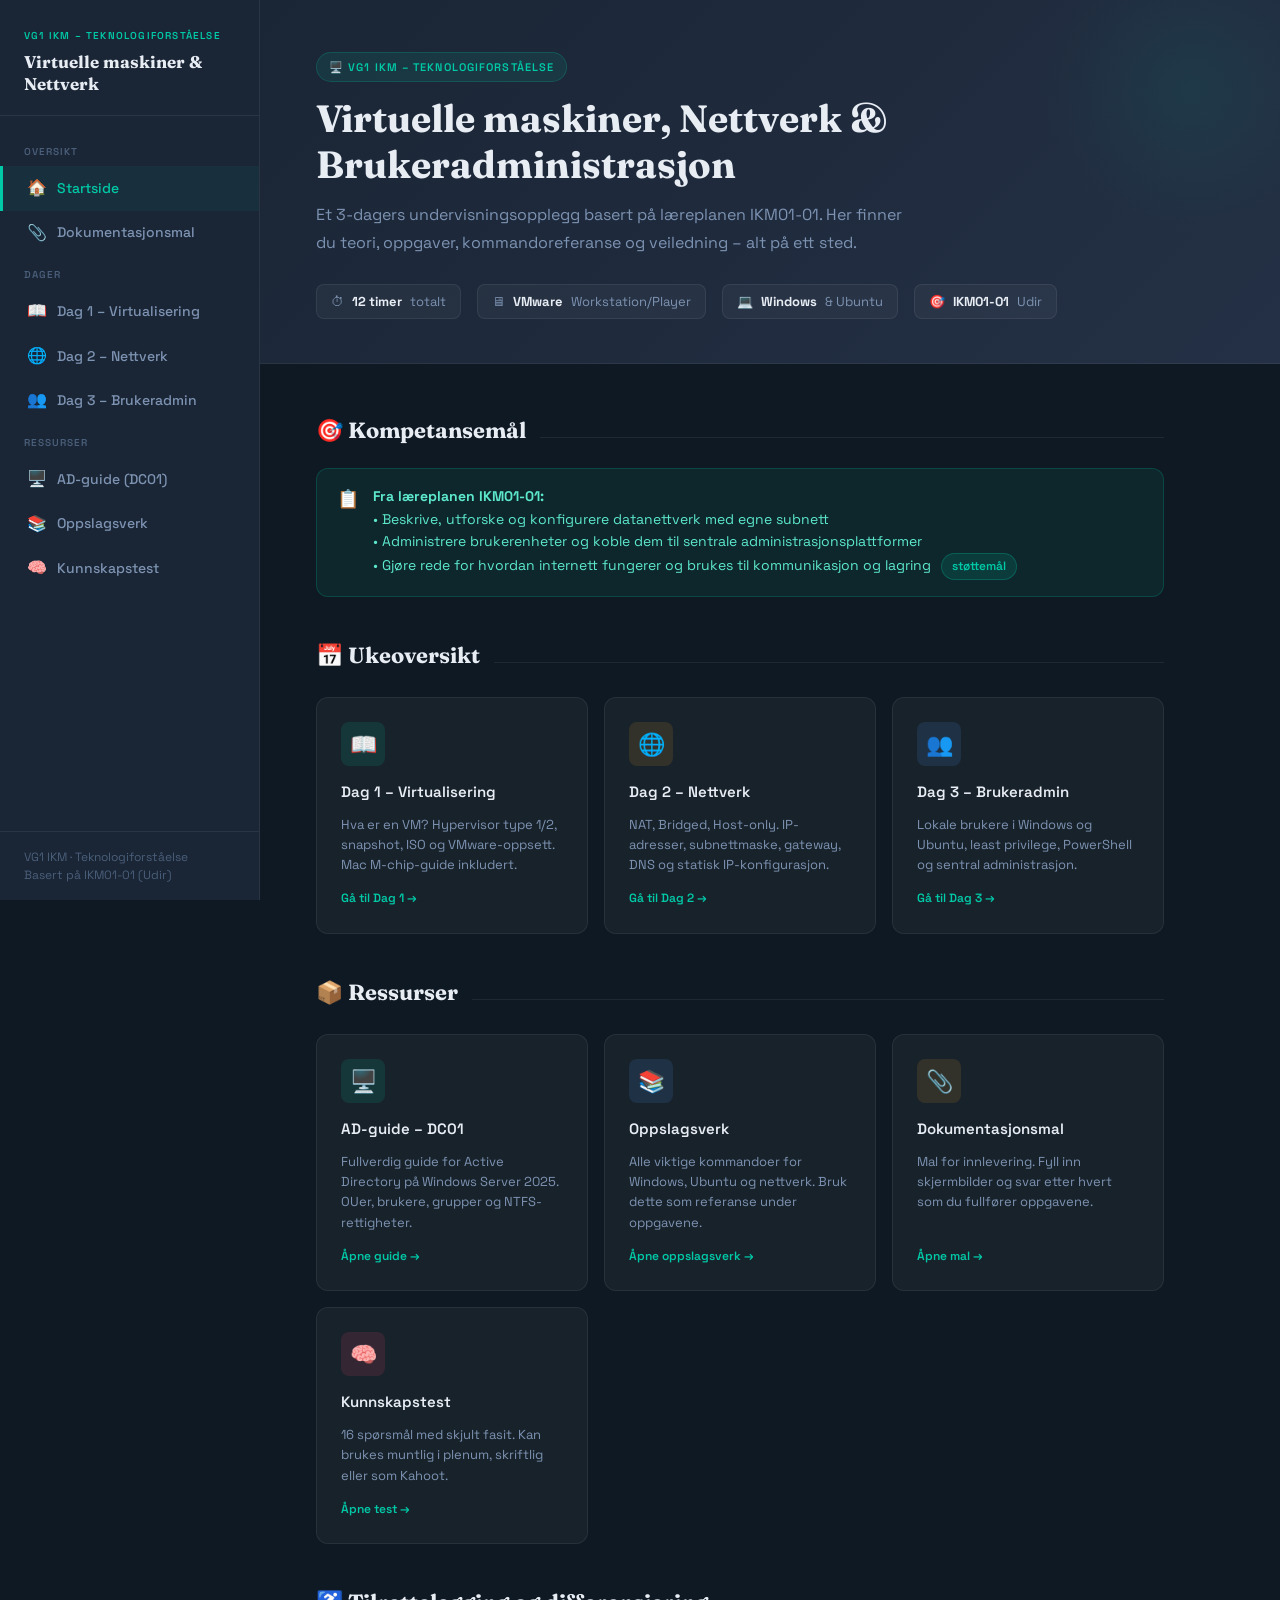
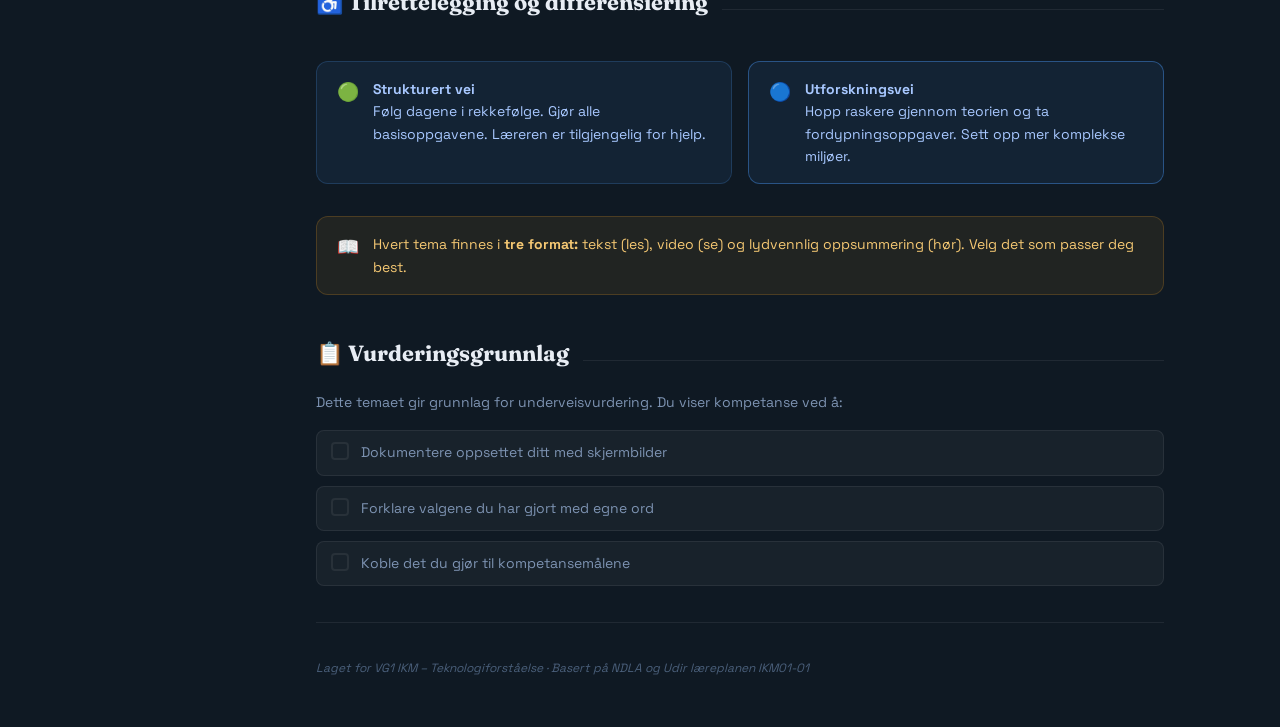
<file: index.html>
<!DOCTYPE html>
<html lang="no">
<head>
  <meta charset="UTF-8">
  <meta name="viewport" content="width=device-width, initial-scale=1.0">
  <title>VG1 IKM – Virtuelle maskiner & Nettverk</title>
  <link rel="stylesheet" href="/css/style.css">
</head>
<body>
<div class="site-wrapper">
  <!-- SIDEBAR -->
  <aside class="sidebar">
    <div class="sidebar-logo">
      <div class="logo-tag">VG1 IKM – Teknologiforståelse</div>
      <h1>Virtuelle maskiner & Nettverk</h1>
    </div>
    <nav class="sidebar-nav">
      <div class="nav-section-label">Oversikt</div>
      <a href="index.html" class="nav-link active"><span class="icon">🏠</span> Startside</a>
      <a href="dokumentasjonsmal.html" class="nav-link"><span class="icon">📎</span> Dokumentasjonsmal</a>
      <div class="nav-section-label">Dager</div>
      <a href="dag1.html" class="nav-link"><span class="icon">📖</span> Dag 1 – Virtualisering</a>
      <a href="dag2.html" class="nav-link"><span class="icon">🌐</span> Dag 2 – Nettverk</a>
      <a href="dag3.html" class="nav-link"><span class="icon">👥</span> Dag 3 – Brukeradmin</a>
      <div class="nav-section-label">Ressurser</div>
      <a href="ad-guide.html" class="nav-link"><span class="icon">🖥️</span> AD-guide (DC01)</a>
      <a href="oppslagsverk.html" class="nav-link"><span class="icon">📚</span> Oppslagsverk</a>
      <a href="kunnskapstest.html" class="nav-link"><span class="icon">🧠</span> Kunnskapstest</a>
    </nav>
    <div class="sidebar-footer">VG1 IKM · Teknologiforståelse<br>Basert på IKM01-01 (Udir)</div>
  </aside>
  <div class="overlay"></div>

  <!-- MAIN -->
  <div class="main-content">
    <div class="mobile-header">
      <h1>VG1 IKM</h1>
      <button class="hamburger">☰</button>
    </div>

    <header class="page-hero">
      <div class="hero-eyebrow">🖥️ VG1 IKM – Teknologiforståelse</div>
      <h1>Virtuelle maskiner, Nettverk & Brukeradministrasjon</h1>
      <p class="lead">Et 3-dagers undervisningsopplegg basert på læreplanen IKM01-01. Her finner du teori, oppgaver, kommandoreferanse og veiledning – alt på ett sted.</p>
      <div class="hero-meta">
        <div class="hero-meta-item">⏱ <strong>12 timer</strong> totalt</div>
        <div class="hero-meta-item">🖥 <strong>VMware</strong> Workstation/Player</div>
        <div class="hero-meta-item">💻 <strong>Windows</strong> &amp; Ubuntu</div>
        <div class="hero-meta-item">🎯 <strong>IKM01-01</strong> Udir</div>
      </div>
    </header>

    <div class="content-area">

      <!-- KOMPETANSEMÅL -->
      <div class="section-header">
        <h2>🎯 Kompetansemål</h2>
        <div class="section-line"></div>
      </div>

      <div class="callout success">
        <span class="callout-icon">📋</span>
        <div>
          <strong>Fra læreplanen IKM01-01:</strong><br>
          • Beskrive, utforske og konfigurere datanettverk med egne subnett<br>
          • Administrere brukerenheter og koble dem til sentrale administrasjonsplattformer<br>
          • Gjøre rede for hvordan internett fungerer og brukes til kommunikasjon og lagring <span class="pill teal" style="margin-left:6px">støttemål</span>
        </div>
      </div>

      <!-- UKEOVERSIKT -->
      <div class="section-header" style="margin-top:40px">
        <h2>📅 Ukeoversikt</h2>
        <div class="section-line"></div>
      </div>

      <div class="card-grid">
        <a href="dag1.html" class="card">
          <div class="card-icon teal">📖</div>
          <h3>Dag 1 – Virtualisering</h3>
          <p>Hva er en VM? Hypervisor type 1/2, snapshot, ISO og VMware-oppsett. Mac M-chip-guide inkludert.</p>
          <div class="card-footer">Gå til Dag 1 →</div>
        </a>
        <a href="dag2.html" class="card">
          <div class="card-icon amber">🌐</div>
          <h3>Dag 2 – Nettverk</h3>
          <p>NAT, Bridged, Host-only. IP-adresser, subnettmaske, gateway, DNS og statisk IP-konfigurasjon.</p>
          <div class="card-footer">Gå til Dag 2 →</div>
        </a>
        <a href="dag3.html" class="card">
          <div class="card-icon blue">👥</div>
          <h3>Dag 3 – Brukeradmin</h3>
          <p>Lokale brukere i Windows og Ubuntu, least privilege, PowerShell og sentral administrasjon.</p>
          <div class="card-footer">Gå til Dag 3 →</div>
        </a>
      </div>

      <!-- RESSURSER -->
      <div class="section-header" style="margin-top:40px">
        <h2>📦 Ressurser</h2>
        <div class="section-line"></div>
      </div>

      <div class="card-grid">
        <a href="ad-guide.html" class="card">
          <div class="card-icon teal">🖥️</div>
          <h3>AD-guide – DC01</h3>
          <p>Fullverdig guide for Active Directory på Windows Server 2025. OUer, brukere, grupper og NTFS-rettigheter.</p>
          <div class="card-footer">Åpne guide →</div>
        </a>
        <a href="oppslagsverk.html" class="card">
          <div class="card-icon blue">📚</div>
          <h3>Oppslagsverk</h3>
          <p>Alle viktige kommandoer for Windows, Ubuntu og nettverk. Bruk dette som referanse under oppgavene.</p>
          <div class="card-footer">Åpne oppslagsverk →</div>
        </a>
        <a href="dokumentasjonsmal.html" class="card">
          <div class="card-icon amber">📎</div>
          <h3>Dokumentasjonsmal</h3>
          <p>Mal for innlevering. Fyll inn skjermbilder og svar etter hvert som du fullfører oppgavene.</p>
          <div class="card-footer">Åpne mal →</div>
        </a>
        <a href="kunnskapstest.html" class="card">
          <div class="card-icon red">🧠</div>
          <h3>Kunnskapstest</h3>
          <p>16 spørsmål med skjult fasit. Kan brukes muntlig i plenum, skriftlig eller som Kahoot.</p>
          <div class="card-footer">Åpne test →</div>
        </a>
      </div>

      <!-- UU OG DIFFERENSIERING -->
      <div class="section-header" style="margin-top:40px">
        <h2>♿ Tilrettelegging og differensiering</h2>
        <div class="section-line"></div>
      </div>

      <div style="display:grid;grid-template-columns:1fr 1fr;gap:16px">
        <div class="callout info">
          <span class="callout-icon">🟢</span>
          <div>
            <strong>Strukturert vei</strong><br>
            Følg dagene i rekkefølge. Gjør alle basisoppgavene. Læreren er tilgjengelig for hjelp.
          </div>
        </div>
        <div class="callout info" style="border-color:rgba(74,158,255,0.4)">
          <span class="callout-icon">🔵</span>
          <div>
            <strong>Utforskningsvei</strong><br>
            Hopp raskere gjennom teorien og ta fordypningsoppgaver. Sett opp mer komplekse miljøer.
          </div>
        </div>
      </div>

      <div class="callout warning" style="margin-top:12px">
        <span class="callout-icon">📖</span>
        <div>Hvert tema finnes i <strong>tre format:</strong> tekst (les), video (se) og lydvennlig oppsummering (hør). Velg det som passer deg best.</div>
      </div>

      <!-- VURDERING -->
      <div class="section-header" style="margin-top:40px">
        <h2>📋 Vurderingsgrunnlag</h2>
        <div class="section-line"></div>
      </div>

      <p style="font-size:14px;color:var(--text-muted);margin-bottom:16px">Dette temaet gir grunnlag for underveisvurdering. Du viser kompetanse ved å:</p>
      <ul class="checklist">
        <li><span class="check-box"></span> Dokumentere oppsettet ditt med skjermbilder</li>
        <li><span class="check-box"></span> Forklare valgene du har gjort med egne ord</li>
        <li><span class="check-box"></span> Koble det du gjør til kompetansemålene</li>
      </ul>

      <hr class="divider">
      <p style="font-size:12px;color:var(--text-dim)"><em>Laget for VG1 IKM – Teknologiforståelse · Basert på NDLA og Udir læreplanen IKM01-01</em></p>
    </div>
  </div>
</div>
<script src="/js/main.js"></script>
</body>
</html>
</file>
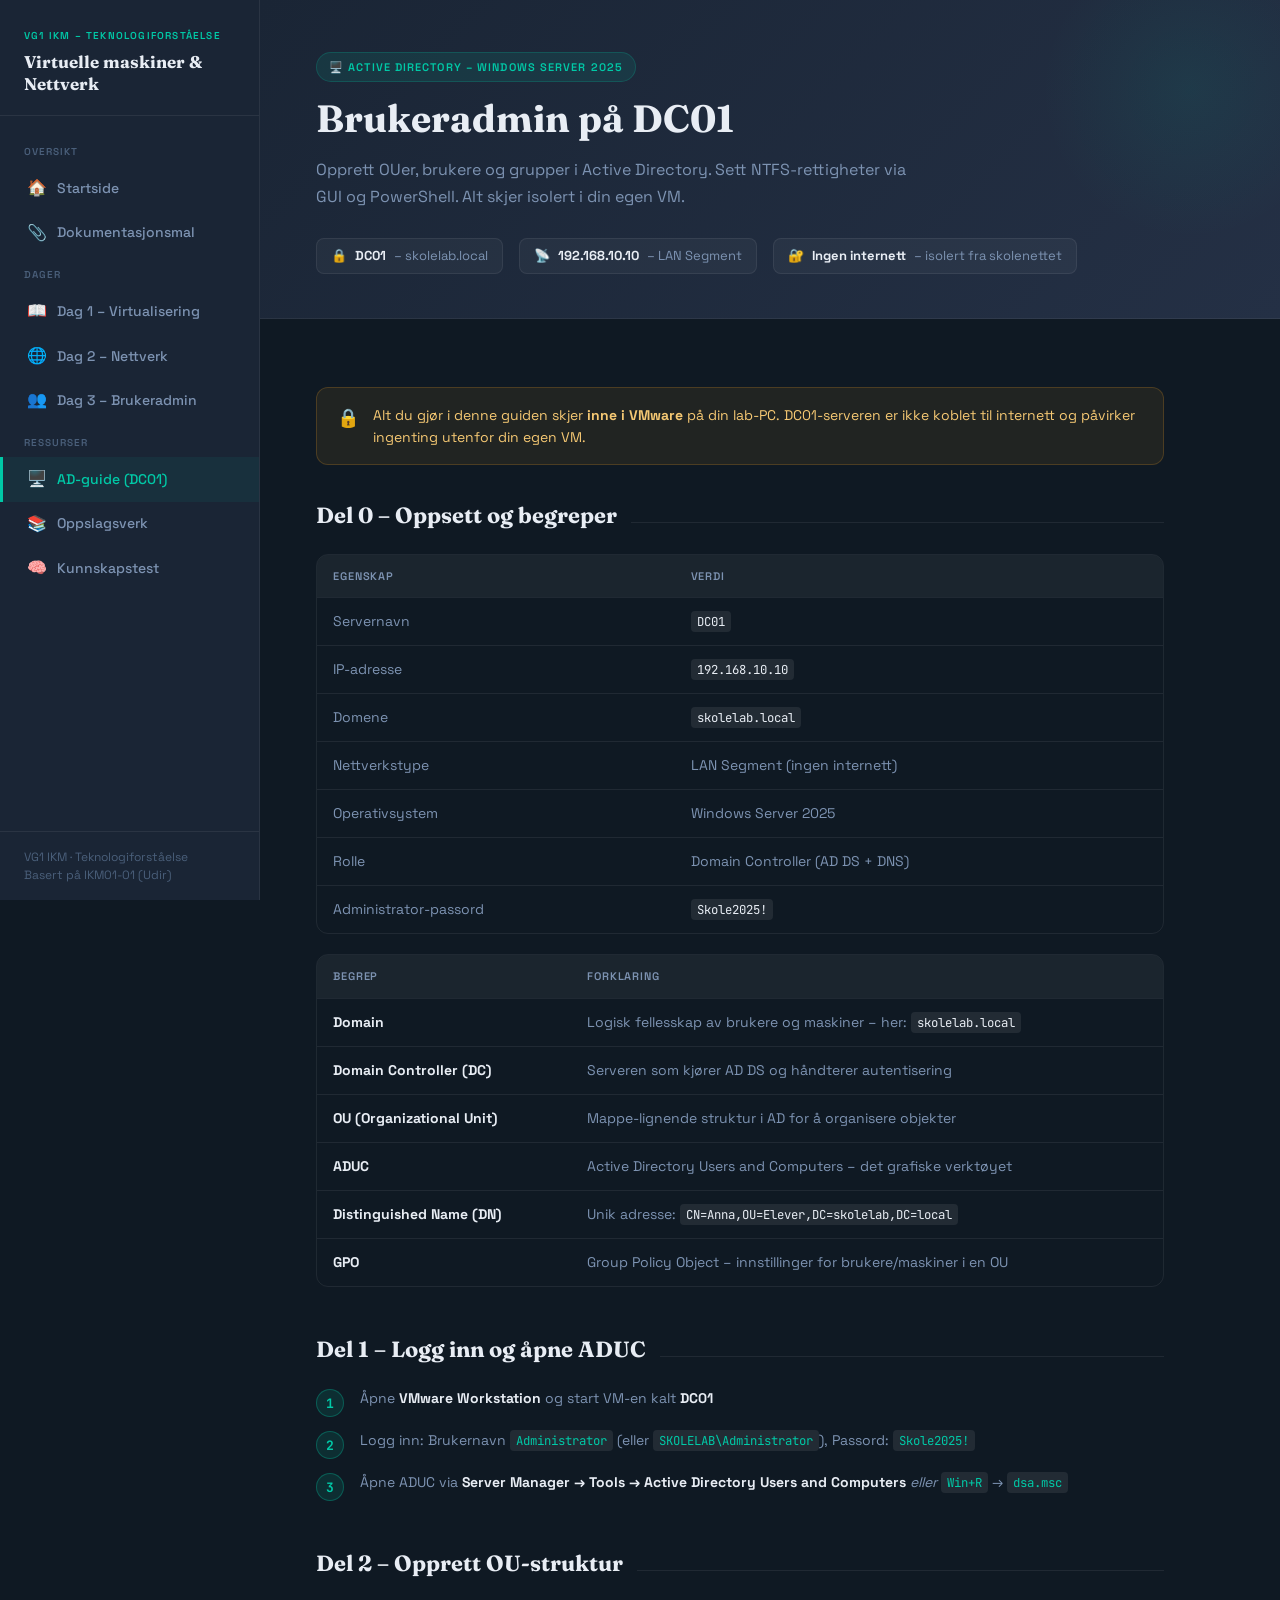
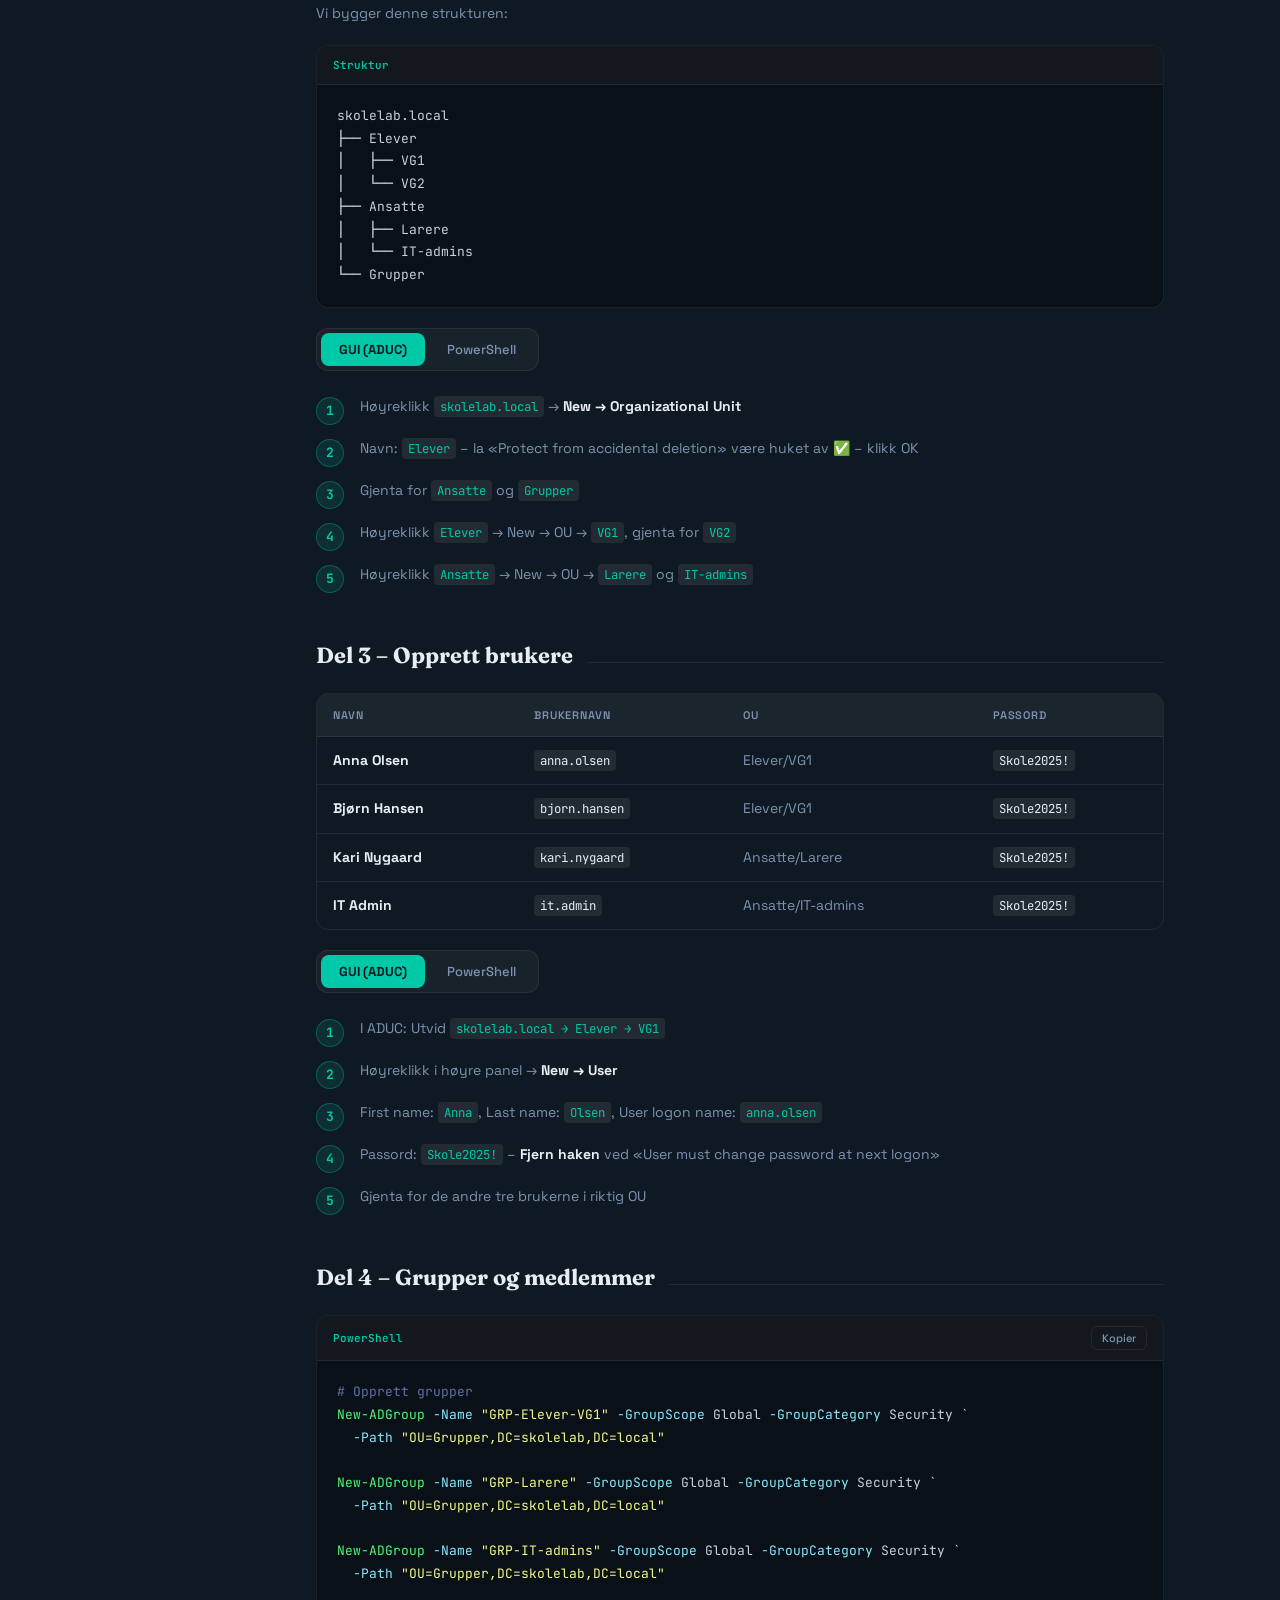
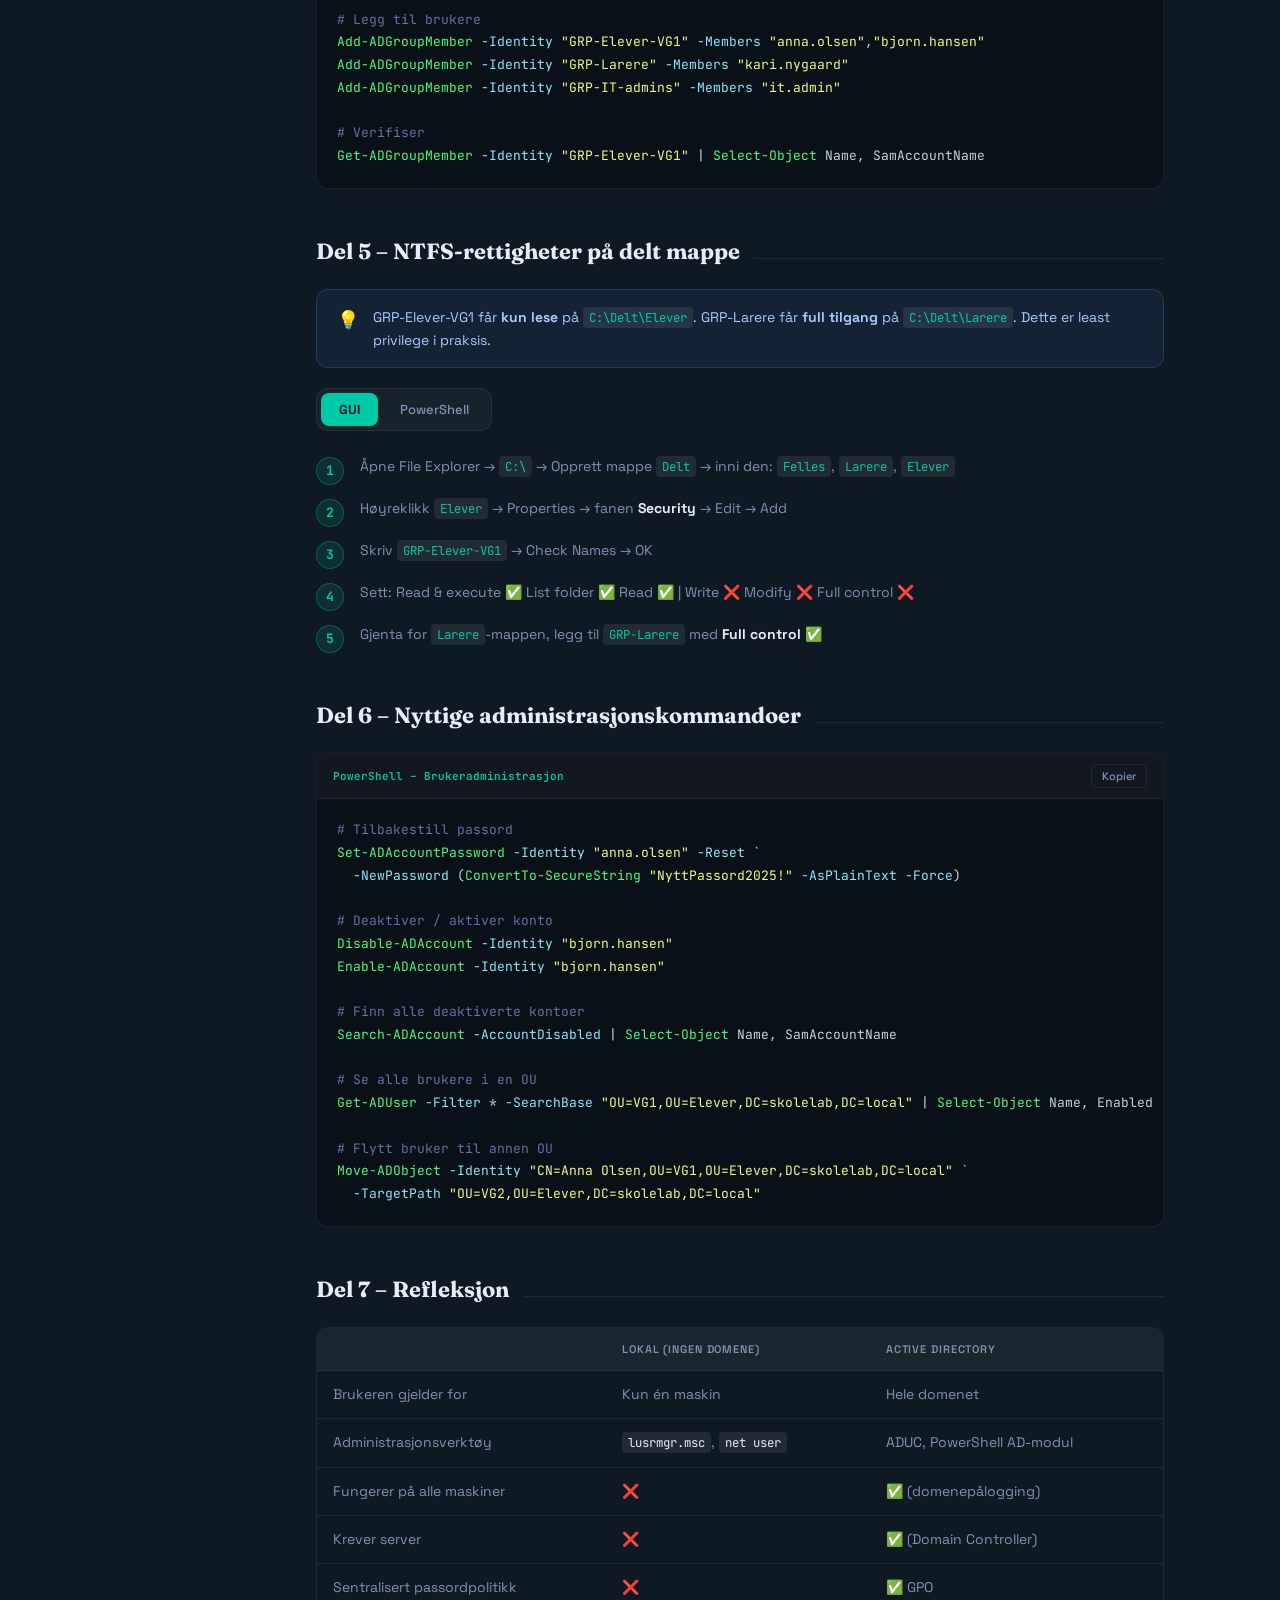
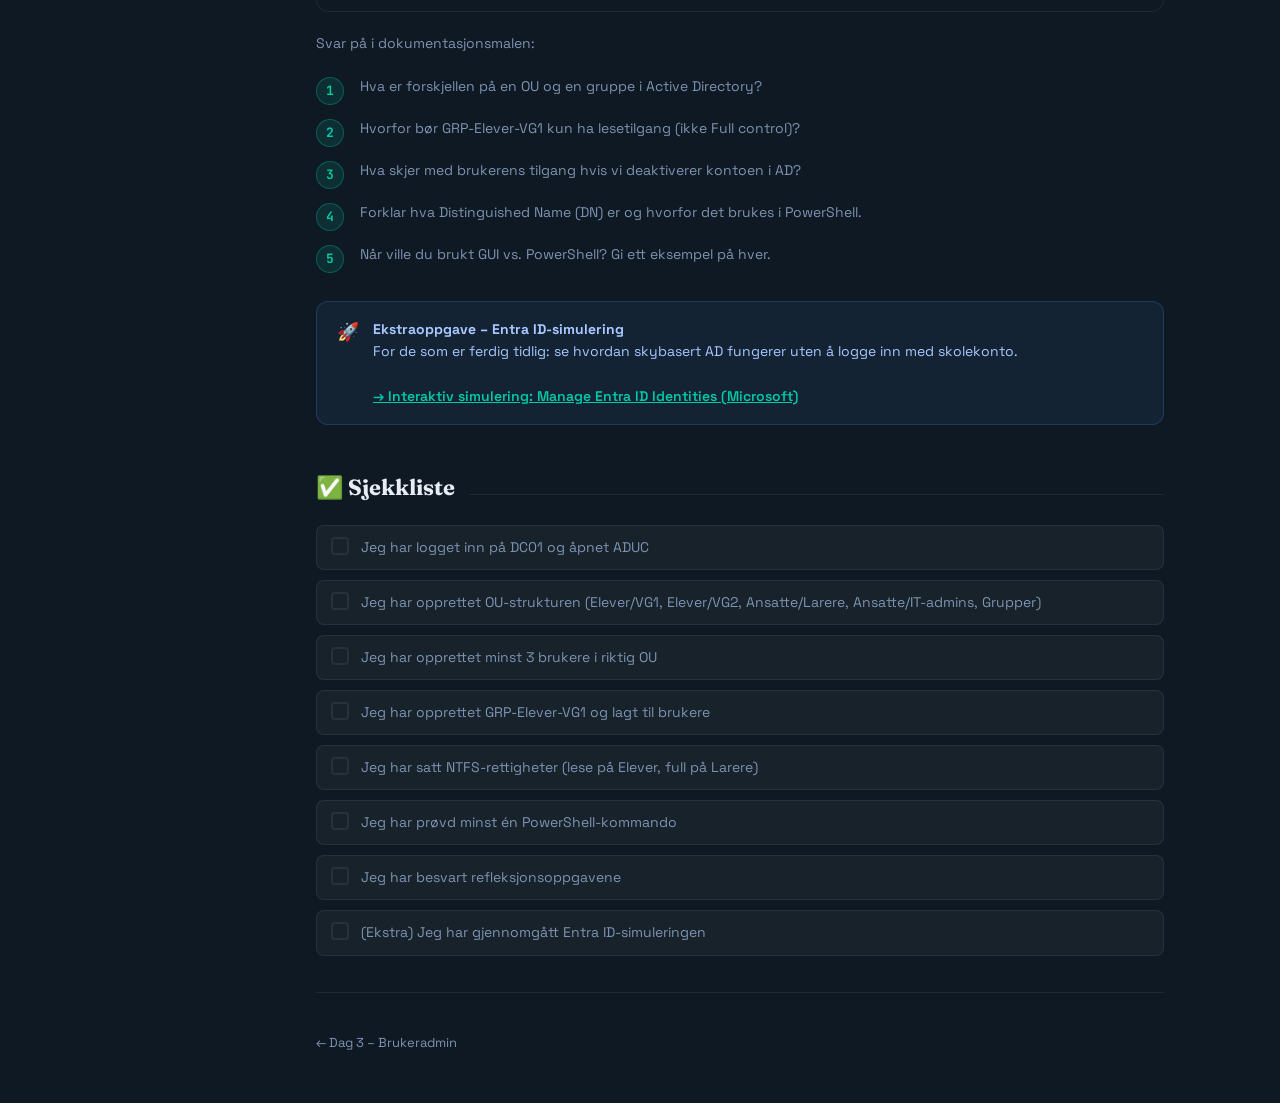
<file: ad-guide.html>
<!DOCTYPE html>
<html lang="no">
<head>
  <meta charset="UTF-8">
  <meta name="viewport" content="width=device-width, initial-scale=1.0">
  <title>AD-guide – DC01 | VG1 IKM</title>
  <link rel="stylesheet" href="/css/style.css">
</head>
<body>
<div class="site-wrapper">
  <aside class="sidebar">
    <div class="sidebar-logo"><div class="logo-tag">VG1 IKM – Teknologiforståelse</div><h1>Virtuelle maskiner & Nettverk</h1></div>
    <nav class="sidebar-nav">
      <div class="nav-section-label">Oversikt</div>
      <a href="index.html" class="nav-link"><span class="icon">🏠</span> Startside</a>
      <a href="dokumentasjonsmal.html" class="nav-link"><span class="icon">📎</span> Dokumentasjonsmal</a>
      <div class="nav-section-label">Dager</div>
      <a href="dag1.html" class="nav-link"><span class="icon">📖</span> Dag 1 – Virtualisering</a>
      <a href="dag2.html" class="nav-link"><span class="icon">🌐</span> Dag 2 – Nettverk</a>
      <a href="dag3.html" class="nav-link"><span class="icon">👥</span> Dag 3 – Brukeradmin</a>
      <div class="nav-section-label">Ressurser</div>
      <a href="ad-guide.html" class="nav-link active"><span class="icon">🖥️</span> AD-guide (DC01)</a>
      <a href="oppslagsverk.html" class="nav-link"><span class="icon">📚</span> Oppslagsverk</a>
      <a href="kunnskapstest.html" class="nav-link"><span class="icon">🧠</span> Kunnskapstest</a>
    </nav>
    <div class="sidebar-footer">VG1 IKM · Teknologiforståelse<br>Basert på IKM01-01 (Udir)</div>
  </aside>
  <div class="overlay"></div>
  <div class="main-content">
    <div class="mobile-header"><h1>VG1 IKM</h1><button class="hamburger">☰</button></div>
    <header class="page-hero">
      <div class="hero-eyebrow">🖥️ Active Directory – Windows Server 2025</div>
      <h1>Brukeradmin på DC01</h1>
      <p class="lead">Opprett OUer, brukere og grupper i Active Directory. Sett NTFS-rettigheter via GUI og PowerShell. Alt skjer isolert i din egen VM.</p>
      <div class="hero-meta">
        <div class="hero-meta-item">🔒 <strong>DC01</strong> – skolelab.local</div>
        <div class="hero-meta-item">📡 <strong>192.168.10.10</strong> – LAN Segment</div>
        <div class="hero-meta-item">🔐 <strong>Ingen internett</strong> – isolert fra skolenettet</div>
      </div>
    </header>
    <div class="content-area">

      <div class="callout warning"><span class="callout-icon">🔒</span><div>Alt du gjør i denne guiden skjer <strong>inne i VMware</strong> på din lab-PC. DC01-serveren er ikke koblet til internett og påvirker ingenting utenfor din egen VM.</div></div>

      <div class="section-header" style="margin-top:32px"><h2>Del 0 – Oppsett og begreper</h2><div class="section-line"></div></div>

      <div class="table-wrap">
        <table>
          <thead><tr><th>Egenskap</th><th>Verdi</th></tr></thead>
          <tbody>
            <tr><td>Servernavn</td><td><code>DC01</code></td></tr>
            <tr><td>IP-adresse</td><td><code>192.168.10.10</code></td></tr>
            <tr><td>Domene</td><td><code>skolelab.local</code></td></tr>
            <tr><td>Nettverkstype</td><td>LAN Segment (ingen internett)</td></tr>
            <tr><td>Operativsystem</td><td>Windows Server 2025</td></tr>
            <tr><td>Rolle</td><td>Domain Controller (AD DS + DNS)</td></tr>
            <tr><td>Administrator-passord</td><td><code>Skole2025!</code></td></tr>
          </tbody>
        </table>
      </div>

      <div class="table-wrap" style="margin-top:16px">
        <table>
          <thead><tr><th>Begrep</th><th>Forklaring</th></tr></thead>
          <tbody>
            <tr><td><strong>Domain</strong></td><td>Logisk fellesskap av brukere og maskiner – her: <code>skolelab.local</code></td></tr>
            <tr><td><strong>Domain Controller (DC)</strong></td><td>Serveren som kjører AD DS og håndterer autentisering</td></tr>
            <tr><td><strong>OU (Organizational Unit)</strong></td><td>Mappe-lignende struktur i AD for å organisere objekter</td></tr>
            <tr><td><strong>ADUC</strong></td><td>Active Directory Users and Computers – det grafiske verktøyet</td></tr>
            <tr><td><strong>Distinguished Name (DN)</strong></td><td>Unik adresse: <code>CN=Anna,OU=Elever,DC=skolelab,DC=local</code></td></tr>
            <tr><td><strong>GPO</strong></td><td>Group Policy Object – innstillinger for brukere/maskiner i en OU</td></tr>
          </tbody>
        </table>
      </div>

      <div class="section-header" style="margin-top:44px"><h2>Del 1 – Logg inn og åpne ADUC</h2><div class="section-line"></div></div>
      <ol class="steps">
        <li><p>Åpne <strong>VMware Workstation</strong> og start VM-en kalt <strong>DC01</strong></p></li>
        <li><p>Logg inn: Brukernavn <code>Administrator</code> (eller <code>SKOLELAB\Administrator</code>), Passord: <code>Skole2025!</code></p></li>
        <li><p>Åpne ADUC via <strong>Server Manager → Tools → Active Directory Users and Computers</strong> <em>eller</em> <code>Win+R</code> → <code>dsa.msc</code></p></li>
      </ol>

      <div class="section-header" style="margin-top:44px"><h2>Del 2 – Opprett OU-struktur</h2><div class="section-line"></div></div>
      <p style="color:var(--text-muted);font-size:14px;margin-bottom:16px">Vi bygger denne strukturen:</p>
      <div class="code-block"><div class="code-header"><span class="code-lang">Struktur</span></div>
      <pre>skolelab.local
├── Elever
│   ├── VG1
│   └── VG2
├── Ansatte
│   ├── Larere
│   └── IT-admins
└── Grupper</pre></div>

      <div class="tab-group">
        <div class="tab-bar">
          <button class="tab-btn active" data-tab="ou-gui">GUI (ADUC)</button>
          <button class="tab-btn" data-tab="ou-ps">PowerShell</button>
        </div>
        <div class="tab-content active" data-tab-content="ou-gui">
          <ol class="steps">
            <li><p>Høyreklikk <code>skolelab.local</code> → <strong>New → Organizational Unit</strong></p></li>
            <li><p>Navn: <code>Elever</code> – la «Protect from accidental deletion» være huket av ✅ – klikk OK</p></li>
            <li><p>Gjenta for <code>Ansatte</code> og <code>Grupper</code></p></li>
            <li><p>Høyreklikk <code>Elever</code> → New → OU → <code>VG1</code>, gjenta for <code>VG2</code></p></li>
            <li><p>Høyreklikk <code>Ansatte</code> → New → OU → <code>Larere</code> og <code>IT-admins</code></p></li>
          </ol>
        </div>
        <div class="tab-content" data-tab-content="ou-ps">
          <div class="code-block"><div class="code-header"><span class="code-lang">PowerShell (Administrator)</span><button class="copy-btn">Kopier</button></div>
          <pre><span class="cm"># Hoved-OUer</span>
<span class="fn">New-ADOrganizationalUnit</span> <span class="va">-Name</span> <span class="st">"Elever"</span> <span class="va">-Path</span> <span class="st">"DC=skolelab,DC=local"</span>
<span class="fn">New-ADOrganizationalUnit</span> <span class="va">-Name</span> <span class="st">"Ansatte"</span> <span class="va">-Path</span> <span class="st">"DC=skolelab,DC=local"</span>
<span class="fn">New-ADOrganizationalUnit</span> <span class="va">-Name</span> <span class="st">"Grupper"</span> <span class="va">-Path</span> <span class="st">"DC=skolelab,DC=local"</span>

<span class="cm"># Under-OUer</span>
<span class="fn">New-ADOrganizationalUnit</span> <span class="va">-Name</span> <span class="st">"VG1"</span> <span class="va">-Path</span> <span class="st">"OU=Elever,DC=skolelab,DC=local"</span>
<span class="fn">New-ADOrganizationalUnit</span> <span class="va">-Name</span> <span class="st">"VG2"</span> <span class="va">-Path</span> <span class="st">"OU=Elever,DC=skolelab,DC=local"</span>
<span class="fn">New-ADOrganizationalUnit</span> <span class="va">-Name</span> <span class="st">"Larere"</span> <span class="va">-Path</span> <span class="st">"OU=Ansatte,DC=skolelab,DC=local"</span>
<span class="fn">New-ADOrganizationalUnit</span> <span class="va">-Name</span> <span class="st">"IT-admins"</span> <span class="va">-Path</span> <span class="st">"OU=Ansatte,DC=skolelab,DC=local"</span>

<span class="cm"># Verifiser</span>
<span class="fn">Get-ADOrganizationalUnit</span> <span class="va">-Filter</span> * | <span class="fn">Select-Object</span> Name, DistinguishedName</pre></div>
        </div>
      </div>

      <div class="section-header" style="margin-top:44px"><h2>Del 3 – Opprett brukere</h2><div class="section-line"></div></div>
      <div class="table-wrap"><table>
        <thead><tr><th>Navn</th><th>Brukernavn</th><th>OU</th><th>Passord</th></tr></thead>
        <tbody>
          <tr><td><strong>Anna Olsen</strong></td><td><code>anna.olsen</code></td><td>Elever/VG1</td><td><code>Skole2025!</code></td></tr>
          <tr><td><strong>Bjørn Hansen</strong></td><td><code>bjorn.hansen</code></td><td>Elever/VG1</td><td><code>Skole2025!</code></td></tr>
          <tr><td><strong>Kari Nygaard</strong></td><td><code>kari.nygaard</code></td><td>Ansatte/Larere</td><td><code>Skole2025!</code></td></tr>
          <tr><td><strong>IT Admin</strong></td><td><code>it.admin</code></td><td>Ansatte/IT-admins</td><td><code>Skole2025!</code></td></tr>
        </tbody>
      </table></div>

      <div class="tab-group" style="margin-top:16px">
        <div class="tab-bar">
          <button class="tab-btn active" data-tab="usr-gui">GUI (ADUC)</button>
          <button class="tab-btn" data-tab="usr-ps">PowerShell</button>
        </div>
        <div class="tab-content active" data-tab-content="usr-gui">
          <ol class="steps">
            <li><p>I ADUC: Utvid <code>skolelab.local → Elever → VG1</code></p></li>
            <li><p>Høyreklikk i høyre panel → <strong>New → User</strong></p></li>
            <li><p>First name: <code>Anna</code>, Last name: <code>Olsen</code>, User logon name: <code>anna.olsen</code></p></li>
            <li><p>Passord: <code>Skole2025!</code> – <strong>Fjern haken</strong> ved «User must change password at next logon»</p></li>
            <li><p>Gjenta for de andre tre brukerne i riktig OU</p></li>
          </ol>
        </div>
        <div class="tab-content" data-tab-content="usr-ps">
          <div class="code-block"><div class="code-header"><span class="code-lang">PowerShell</span><button class="copy-btn">Kopier</button></div>
          <pre><span class="va">$passord</span> = <span class="fn">ConvertTo-SecureString</span> <span class="st">"Skole2025!"</span> <span class="va">-AsPlainText</span> <span class="va">-Force</span>

<span class="fn">New-ADUser</span> <span class="va">-Name</span> <span class="st">"Anna Olsen"</span> <span class="va">-GivenName</span> <span class="st">"Anna"</span> <span class="va">-Surname</span> <span class="st">"Olsen"</span> `
  <span class="va">-SamAccountName</span> <span class="st">"anna.olsen"</span> <span class="va">-UserPrincipalName</span> <span class="st">"anna.olsen@skolelab.local"</span> `
  <span class="va">-Path</span> <span class="st">"OU=VG1,OU=Elever,DC=skolelab,DC=local"</span> `
  <span class="va">-AccountPassword</span> <span class="va">$passord</span> <span class="va">-Enabled</span> <span class="va">$true</span> <span class="va">-Department</span> <span class="st">"VG1 IKM"</span>

<span class="fn">New-ADUser</span> <span class="va">-Name</span> <span class="st">"Bjørn Hansen"</span> <span class="va">-GivenName</span> <span class="st">"Bjørn"</span> <span class="va">-Surname</span> <span class="st">"Hansen"</span> `
  <span class="va">-SamAccountName</span> <span class="st">"bjorn.hansen"</span> <span class="va">-UserPrincipalName</span> <span class="st">"bjorn.hansen@skolelab.local"</span> `
  <span class="va">-Path</span> <span class="st">"OU=VG1,OU=Elever,DC=skolelab,DC=local"</span> `
  <span class="va">-AccountPassword</span> <span class="va">$passord</span> <span class="va">-Enabled</span> <span class="va">$true</span> <span class="va">-Department</span> <span class="st">"VG1 IKM"</span>

<span class="fn">New-ADUser</span> <span class="va">-Name</span> <span class="st">"Kari Nygaard"</span> <span class="va">-GivenName</span> <span class="st">"Kari"</span> <span class="va">-Surname</span> <span class="st">"Nygaard"</span> `
  <span class="va">-SamAccountName</span> <span class="st">"kari.nygaard"</span> <span class="va">-UserPrincipalName</span> <span class="st">"kari.nygaard@skolelab.local"</span> `
  <span class="va">-Path</span> <span class="st">"OU=Larere,OU=Ansatte,DC=skolelab,DC=local"</span> `
  <span class="va">-AccountPassword</span> <span class="va">$passord</span> <span class="va">-Enabled</span> <span class="va">$true</span> <span class="va">-Department</span> <span class="st">"Undervisning"</span>

<span class="fn">New-ADUser</span> <span class="va">-Name</span> <span class="st">"IT Admin"</span> <span class="va">-SamAccountName</span> <span class="st">"it.admin"</span> `
  <span class="va">-UserPrincipalName</span> <span class="st">"it.admin@skolelab.local"</span> `
  <span class="va">-Path</span> <span class="st">"OU=IT-admins,OU=Ansatte,DC=skolelab,DC=local"</span> `
  <span class="va">-AccountPassword</span> <span class="va">$passord</span> <span class="va">-Enabled</span> <span class="va">$true</span> <span class="va">-Department</span> <span class="st">"IT-drift"</span>

<span class="cm"># Verifiser</span>
<span class="fn">Get-ADUser</span> <span class="va">-Filter</span> * <span class="va">-Properties</span> Department | <span class="fn">Select-Object</span> Name, SamAccountName, Department, Enabled</pre></div>
        </div>
      </div>

      <div class="section-header" style="margin-top:44px"><h2>Del 4 – Grupper og medlemmer</h2><div class="section-line"></div></div>

      <div class="code-block"><div class="code-header"><span class="code-lang">PowerShell</span><button class="copy-btn">Kopier</button></div>
      <pre><span class="cm"># Opprett grupper</span>
<span class="fn">New-ADGroup</span> <span class="va">-Name</span> <span class="st">"GRP-Elever-VG1"</span> <span class="va">-GroupScope</span> Global <span class="va">-GroupCategory</span> Security `
  <span class="va">-Path</span> <span class="st">"OU=Grupper,DC=skolelab,DC=local"</span>

<span class="fn">New-ADGroup</span> <span class="va">-Name</span> <span class="st">"GRP-Larere"</span> <span class="va">-GroupScope</span> Global <span class="va">-GroupCategory</span> Security `
  <span class="va">-Path</span> <span class="st">"OU=Grupper,DC=skolelab,DC=local"</span>

<span class="fn">New-ADGroup</span> <span class="va">-Name</span> <span class="st">"GRP-IT-admins"</span> <span class="va">-GroupScope</span> Global <span class="va">-GroupCategory</span> Security `
  <span class="va">-Path</span> <span class="st">"OU=Grupper,DC=skolelab,DC=local"</span>

<span class="cm"># Legg til brukere</span>
<span class="fn">Add-ADGroupMember</span> <span class="va">-Identity</span> <span class="st">"GRP-Elever-VG1"</span> <span class="va">-Members</span> <span class="st">"anna.olsen"</span>,<span class="st">"bjorn.hansen"</span>
<span class="fn">Add-ADGroupMember</span> <span class="va">-Identity</span> <span class="st">"GRP-Larere"</span> <span class="va">-Members</span> <span class="st">"kari.nygaard"</span>
<span class="fn">Add-ADGroupMember</span> <span class="va">-Identity</span> <span class="st">"GRP-IT-admins"</span> <span class="va">-Members</span> <span class="st">"it.admin"</span>

<span class="cm"># Verifiser</span>
<span class="fn">Get-ADGroupMember</span> <span class="va">-Identity</span> <span class="st">"GRP-Elever-VG1"</span> | <span class="fn">Select-Object</span> Name, SamAccountName</pre></div>

      <div class="section-header" style="margin-top:44px"><h2>Del 5 – NTFS-rettigheter på delt mappe</h2><div class="section-line"></div></div>
      <div class="callout info"><span class="callout-icon">💡</span><div>GRP-Elever-VG1 får <strong>kun lese</strong> på <code>C:\Delt\Elever</code>. GRP-Larere får <strong>full tilgang</strong> på <code>C:\Delt\Larere</code>. Dette er least privilege i praksis.</div></div>

      <div class="tab-group" style="margin-top:16px">
        <div class="tab-bar">
          <button class="tab-btn active" data-tab="ntfs-gui">GUI</button>
          <button class="tab-btn" data-tab="ntfs-ps">PowerShell</button>
        </div>
        <div class="tab-content active" data-tab-content="ntfs-gui">
          <ol class="steps">
            <li><p>Åpne File Explorer → <code>C:\</code> → Opprett mappe <code>Delt</code> → inni den: <code>Felles</code>, <code>Larere</code>, <code>Elever</code></p></li>
            <li><p>Høyreklikk <code>Elever</code> → Properties → fanen <strong>Security</strong> → Edit → Add</p></li>
            <li><p>Skriv <code>GRP-Elever-VG1</code> → Check Names → OK</p></li>
            <li><p>Sett: Read & execute ✅ List folder ✅ Read ✅ | Write ❌ Modify ❌ Full control ❌</p></li>
            <li><p>Gjenta for <code>Larere</code>-mappen, legg til <code>GRP-Larere</code> med <strong>Full control ✅</strong></p></li>
          </ol>
        </div>
        <div class="tab-content" data-tab-content="ntfs-ps">
          <div class="code-block"><div class="code-header"><span class="code-lang">PowerShell</span><button class="copy-btn">Kopier</button></div>
          <pre><span class="cm"># Opprett mappestruktur</span>
<span class="fn">New-Item</span> <span class="va">-ItemType</span> Directory <span class="va">-Path</span> <span class="st">"C:\Delt\Felles"</span> <span class="va">-Force</span>
<span class="fn">New-Item</span> <span class="va">-ItemType</span> Directory <span class="va">-Path</span> <span class="st">"C:\Delt\Larere"</span> <span class="va">-Force</span>
<span class="fn">New-Item</span> <span class="va">-ItemType</span> Directory <span class="va">-Path</span> <span class="st">"C:\Delt\Elever"</span> <span class="va">-Force</span>

<span class="cm"># Lesetilgang for elever</span>
<span class="va">$acl</span> = <span class="fn">Get-Acl</span> <span class="st">"C:\Delt\Elever"</span>
<span class="va">$regel</span> = <span class="fn">New-Object</span> System.Security.AccessControl.FileSystemAccessRule(
  <span class="st">"SKOLELAB\GRP-Elever-VG1"</span>, <span class="st">"ReadAndExecute"</span>,
  <span class="st">"ContainerInherit,ObjectInherit"</span>, <span class="st">"None"</span>, <span class="st">"Allow"</span>)
<span class="va">$acl</span>.SetAccessRule(<span class="va">$regel</span>)
<span class="fn">Set-Acl</span> <span class="va">-Path</span> <span class="st">"C:\Delt\Elever"</span> <span class="va">-AclObject</span> <span class="va">$acl</span>

<span class="cm"># Full tilgang for lærere</span>
<span class="va">$acl2</span> = <span class="fn">Get-Acl</span> <span class="st">"C:\Delt\Larere"</span>
<span class="va">$regel2</span> = <span class="fn">New-Object</span> System.Security.AccessControl.FileSystemAccessRule(
  <span class="st">"SKOLELAB\GRP-Larere"</span>, <span class="st">"FullControl"</span>,
  <span class="st">"ContainerInherit,ObjectInherit"</span>, <span class="st">"None"</span>, <span class="st">"Allow"</span>)
<span class="va">$acl2</span>.SetAccessRule(<span class="va">$regel2</span>)
<span class="fn">Set-Acl</span> <span class="va">-Path</span> <span class="st">"C:\Delt\Larere"</span> <span class="va">-AclObject</span> <span class="va">$acl2</span>

<span class="cm"># Verifiser</span>
(<span class="fn">Get-Acl</span> <span class="st">"C:\Delt\Elever"</span>).Access | <span class="fn">Select-Object</span> IdentityReference, FileSystemRights</pre></div>
        </div>
      </div>

      <div class="section-header" style="margin-top:44px"><h2>Del 6 – Nyttige administrasjonskommandoer</h2><div class="section-line"></div></div>
      <div class="code-block"><div class="code-header"><span class="code-lang">PowerShell – Brukeradministrasjon</span><button class="copy-btn">Kopier</button></div>
      <pre><span class="cm"># Tilbakestill passord</span>
<span class="fn">Set-ADAccountPassword</span> <span class="va">-Identity</span> <span class="st">"anna.olsen"</span> <span class="va">-Reset</span> `
  <span class="va">-NewPassword</span> (<span class="fn">ConvertTo-SecureString</span> <span class="st">"NyttPassord2025!"</span> <span class="va">-AsPlainText</span> <span class="va">-Force</span>)

<span class="cm"># Deaktiver / aktiver konto</span>
<span class="fn">Disable-ADAccount</span> <span class="va">-Identity</span> <span class="st">"bjorn.hansen"</span>
<span class="fn">Enable-ADAccount</span> <span class="va">-Identity</span> <span class="st">"bjorn.hansen"</span>

<span class="cm"># Finn alle deaktiverte kontoer</span>
<span class="fn">Search-ADAccount</span> <span class="va">-AccountDisabled</span> | <span class="fn">Select-Object</span> Name, SamAccountName

<span class="cm"># Se alle brukere i en OU</span>
<span class="fn">Get-ADUser</span> <span class="va">-Filter</span> * <span class="va">-SearchBase</span> <span class="st">"OU=VG1,OU=Elever,DC=skolelab,DC=local"</span> | <span class="fn">Select-Object</span> Name, Enabled

<span class="cm"># Flytt bruker til annen OU</span>
<span class="fn">Move-ADObject</span> <span class="va">-Identity</span> <span class="st">"CN=Anna Olsen,OU=VG1,OU=Elever,DC=skolelab,DC=local"</span> `
  <span class="va">-TargetPath</span> <span class="st">"OU=VG2,OU=Elever,DC=skolelab,DC=local"</span></pre></div>

      <div class="section-header" style="margin-top:44px"><h2>Del 7 – Refleksjon</h2><div class="section-line"></div></div>
      <div class="table-wrap"><table>
        <thead><tr><th></th><th>Lokal (ingen domene)</th><th>Active Directory</th></tr></thead>
        <tbody>
          <tr><td>Brukeren gjelder for</td><td>Kun én maskin</td><td>Hele domenet</td></tr>
          <tr><td>Administrasjonsverktøy</td><td><code>lusrmgr.msc</code>, <code>net user</code></td><td>ADUC, PowerShell AD-modul</td></tr>
          <tr><td>Fungerer på alle maskiner</td><td>❌</td><td>✅ (domenepålogging)</td></tr>
          <tr><td>Krever server</td><td>❌</td><td>✅ (Domain Controller)</td></tr>
          <tr><td>Sentralisert passordpolitikk</td><td>❌</td><td>✅ GPO</td></tr>
        </tbody>
      </table></div>

      <p style="color:var(--text-muted);font-size:14px;margin:16px 0 8px">Svar på i dokumentasjonsmalen:</p>
      <ol class="steps">
        <li><p>Hva er forskjellen på en OU og en gruppe i Active Directory?</p></li>
        <li><p>Hvorfor bør GRP-Elever-VG1 kun ha lesetilgang (ikke Full control)?</p></li>
        <li><p>Hva skjer med brukerens tilgang hvis vi deaktiverer kontoen i AD?</p></li>
        <li><p>Forklar hva Distinguished Name (DN) er og hvorfor det brukes i PowerShell.</p></li>
        <li><p>Når ville du brukt GUI vs. PowerShell? Gi ett eksempel på hver.</p></li>
      </ol>

      <div class="callout info" style="margin-top:28px"><span class="callout-icon">🚀</span><div>
        <strong>Ekstraoppgave – Entra ID-simulering</strong><br>
        For de som er ferdig tidlig: se hvordan skybasert AD fungerer uten å logge inn med skolekonto.<br><br>
        <a href="https://mslabs.cloudguides.com/guides/AZ-104%20Exam%20Guide%20-%20Microsoft%20Azure%20Administrator%20Exercise%201" target="_blank" style="color:var(--teal);font-weight:600">→ Interaktiv simulering: Manage Entra ID Identities (Microsoft)</a>
      </div></div>

      <div class="section-header" style="margin-top:44px"><h2>✅ Sjekkliste</h2><div class="section-line"></div></div>
      <ul class="checklist">
        <li><span class="check-box"></span> Jeg har logget inn på DC01 og åpnet ADUC</li>
        <li><span class="check-box"></span> Jeg har opprettet OU-strukturen (Elever/VG1, Elever/VG2, Ansatte/Larere, Ansatte/IT-admins, Grupper)</li>
        <li><span class="check-box"></span> Jeg har opprettet minst 3 brukere i riktig OU</li>
        <li><span class="check-box"></span> Jeg har opprettet GRP-Elever-VG1 og lagt til brukere</li>
        <li><span class="check-box"></span> Jeg har satt NTFS-rettigheter (lese på Elever, full på Larere)</li>
        <li><span class="check-box"></span> Jeg har prøvd minst én PowerShell-kommando</li>
        <li><span class="check-box"></span> Jeg har besvart refleksjonsoppgavene</li>
        <li><span class="check-box"></span> (Ekstra) Jeg har gjennomgått Entra ID-simuleringen</li>
      </ul>
      <hr class="divider">
      <a href="dag3.html" style="color:var(--text-muted);text-decoration:none;font-size:13px">← Dag 3 – Brukeradmin</a>
    </div>
  </div>
</div>
<script src="/js/main.js"></script>
</body>
</html>
</file>
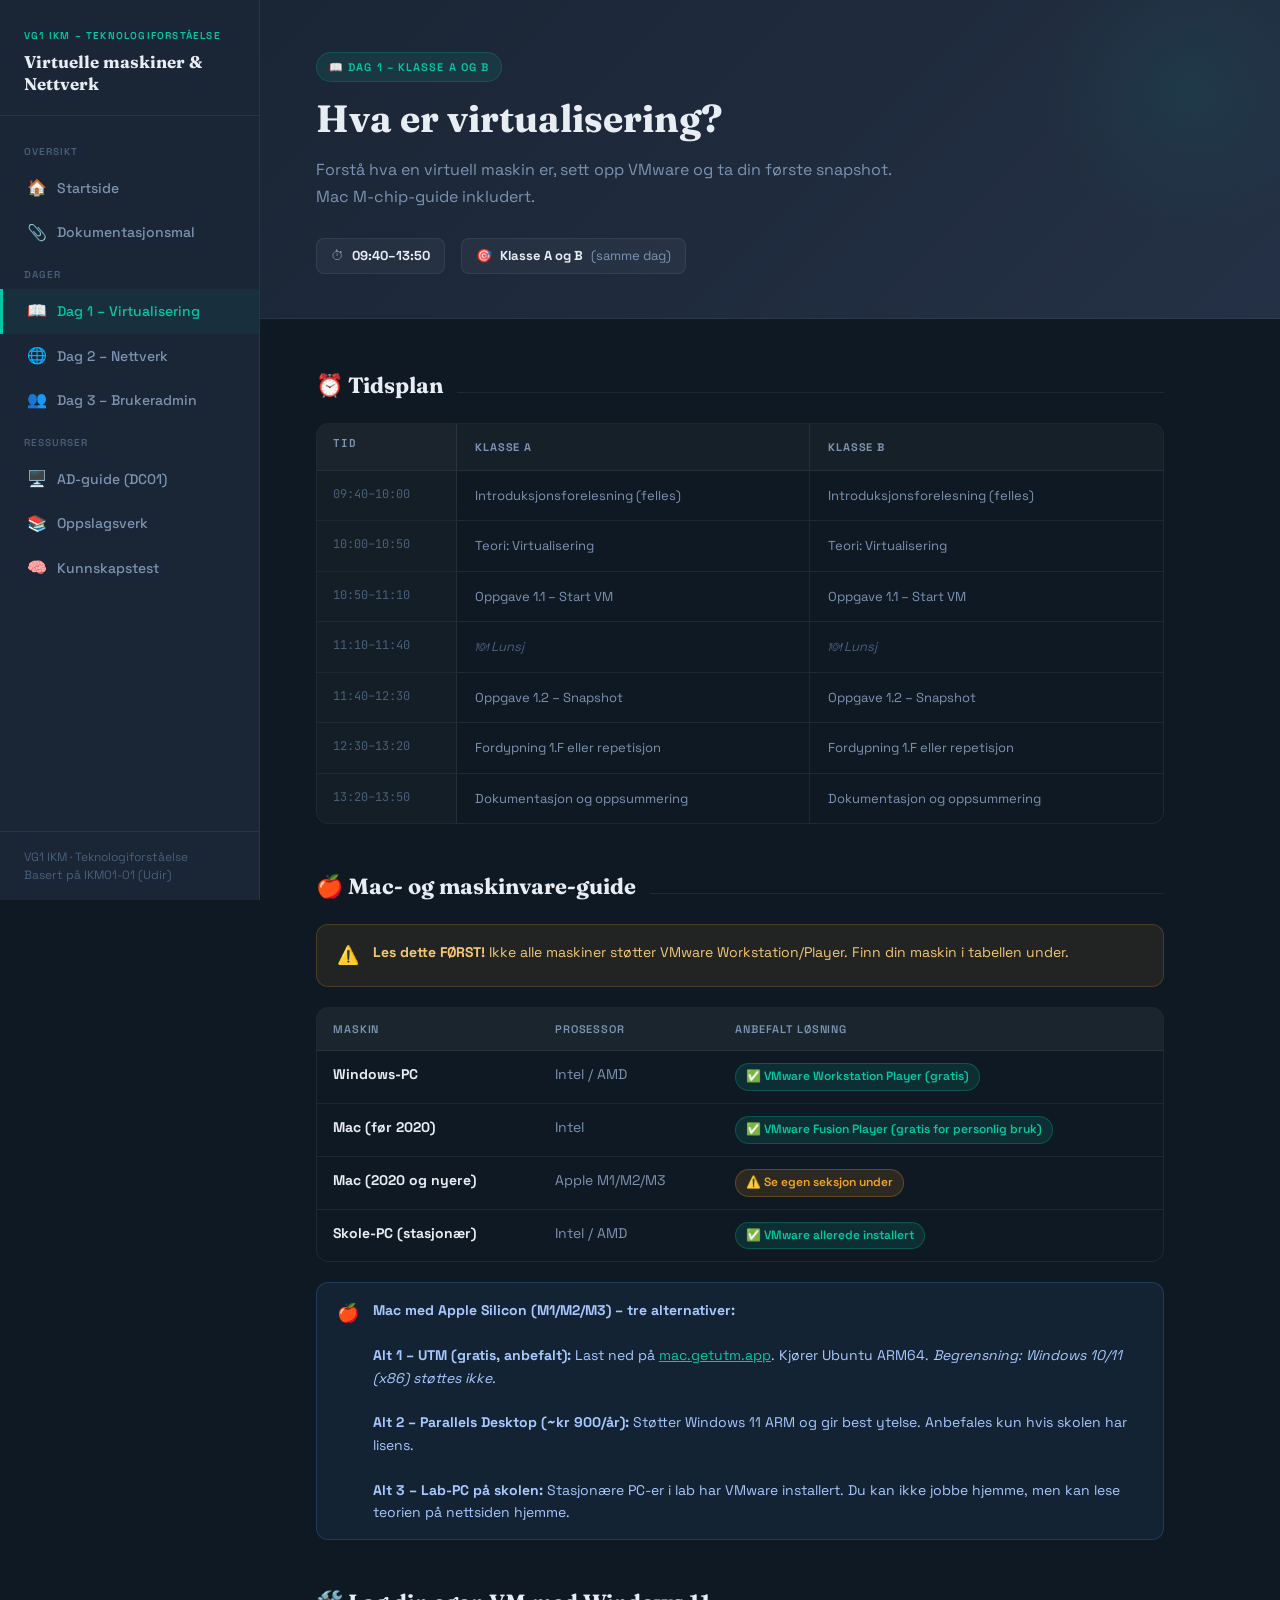
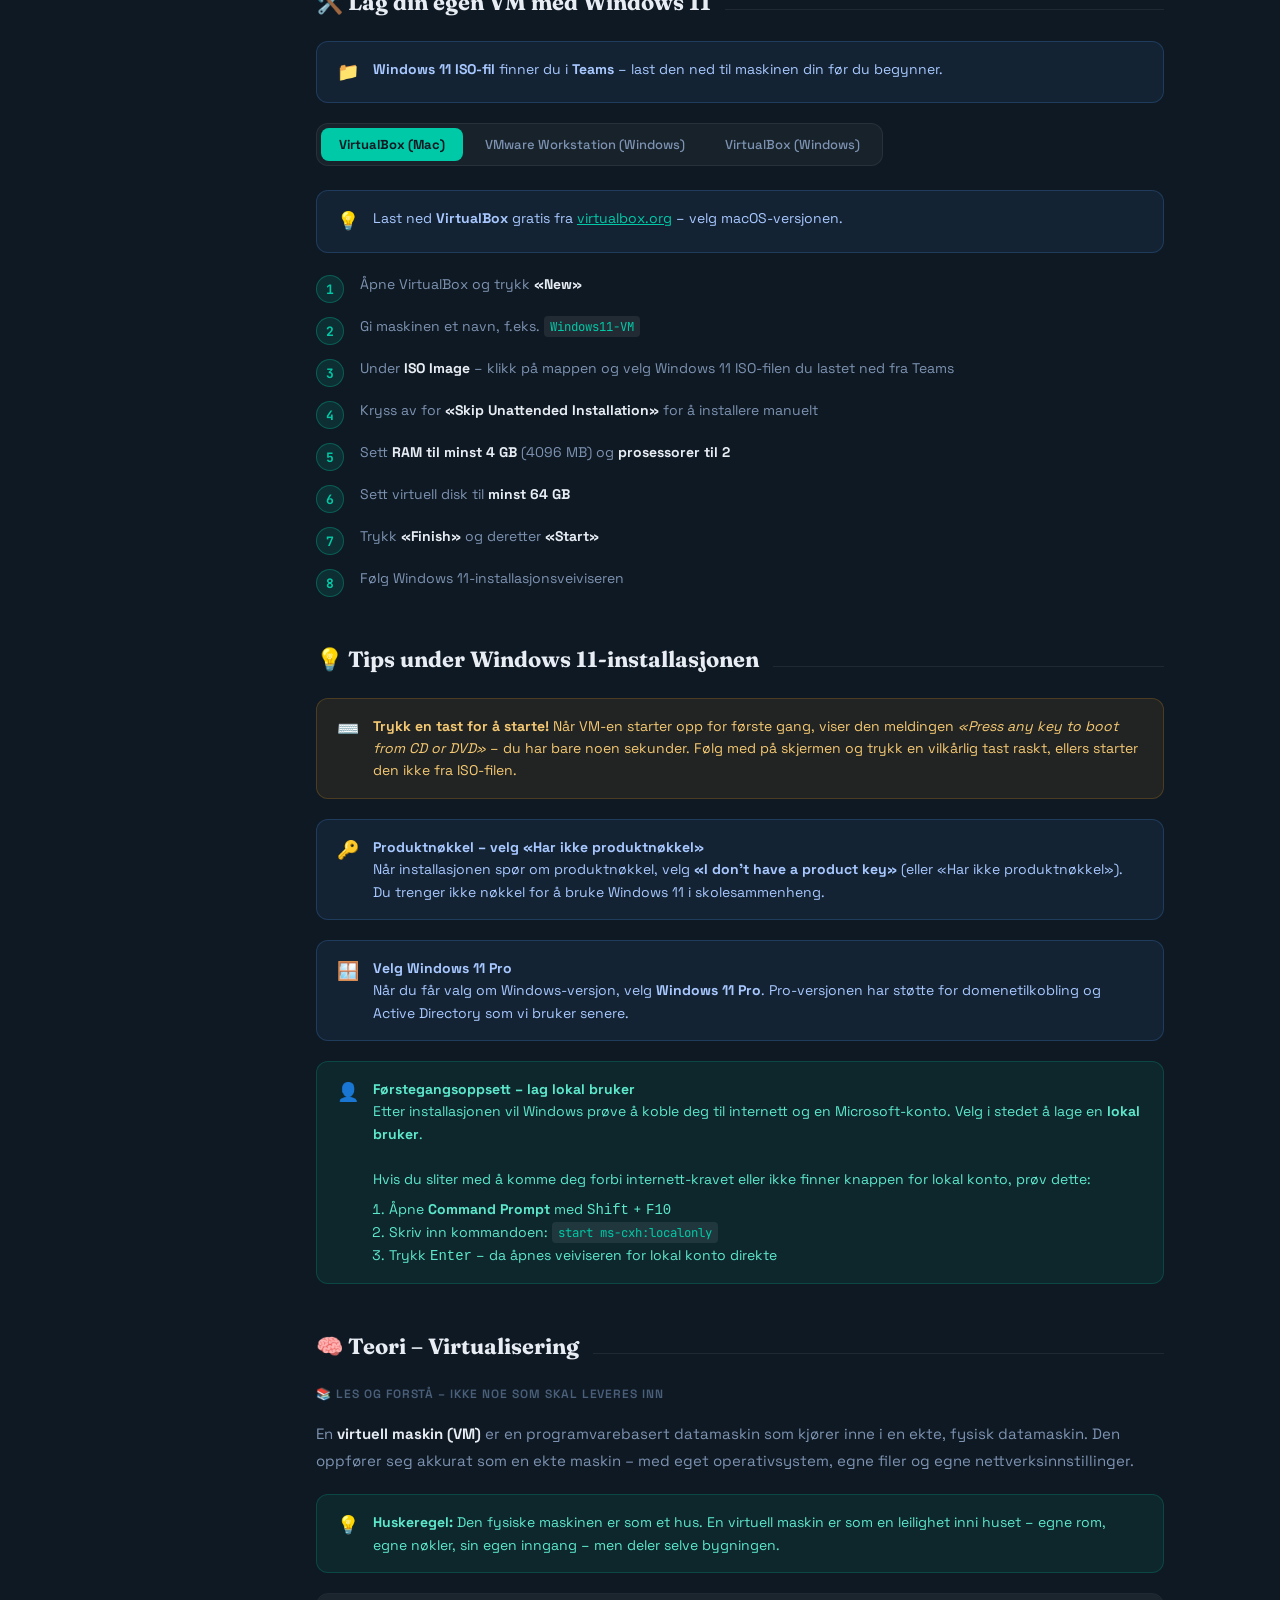
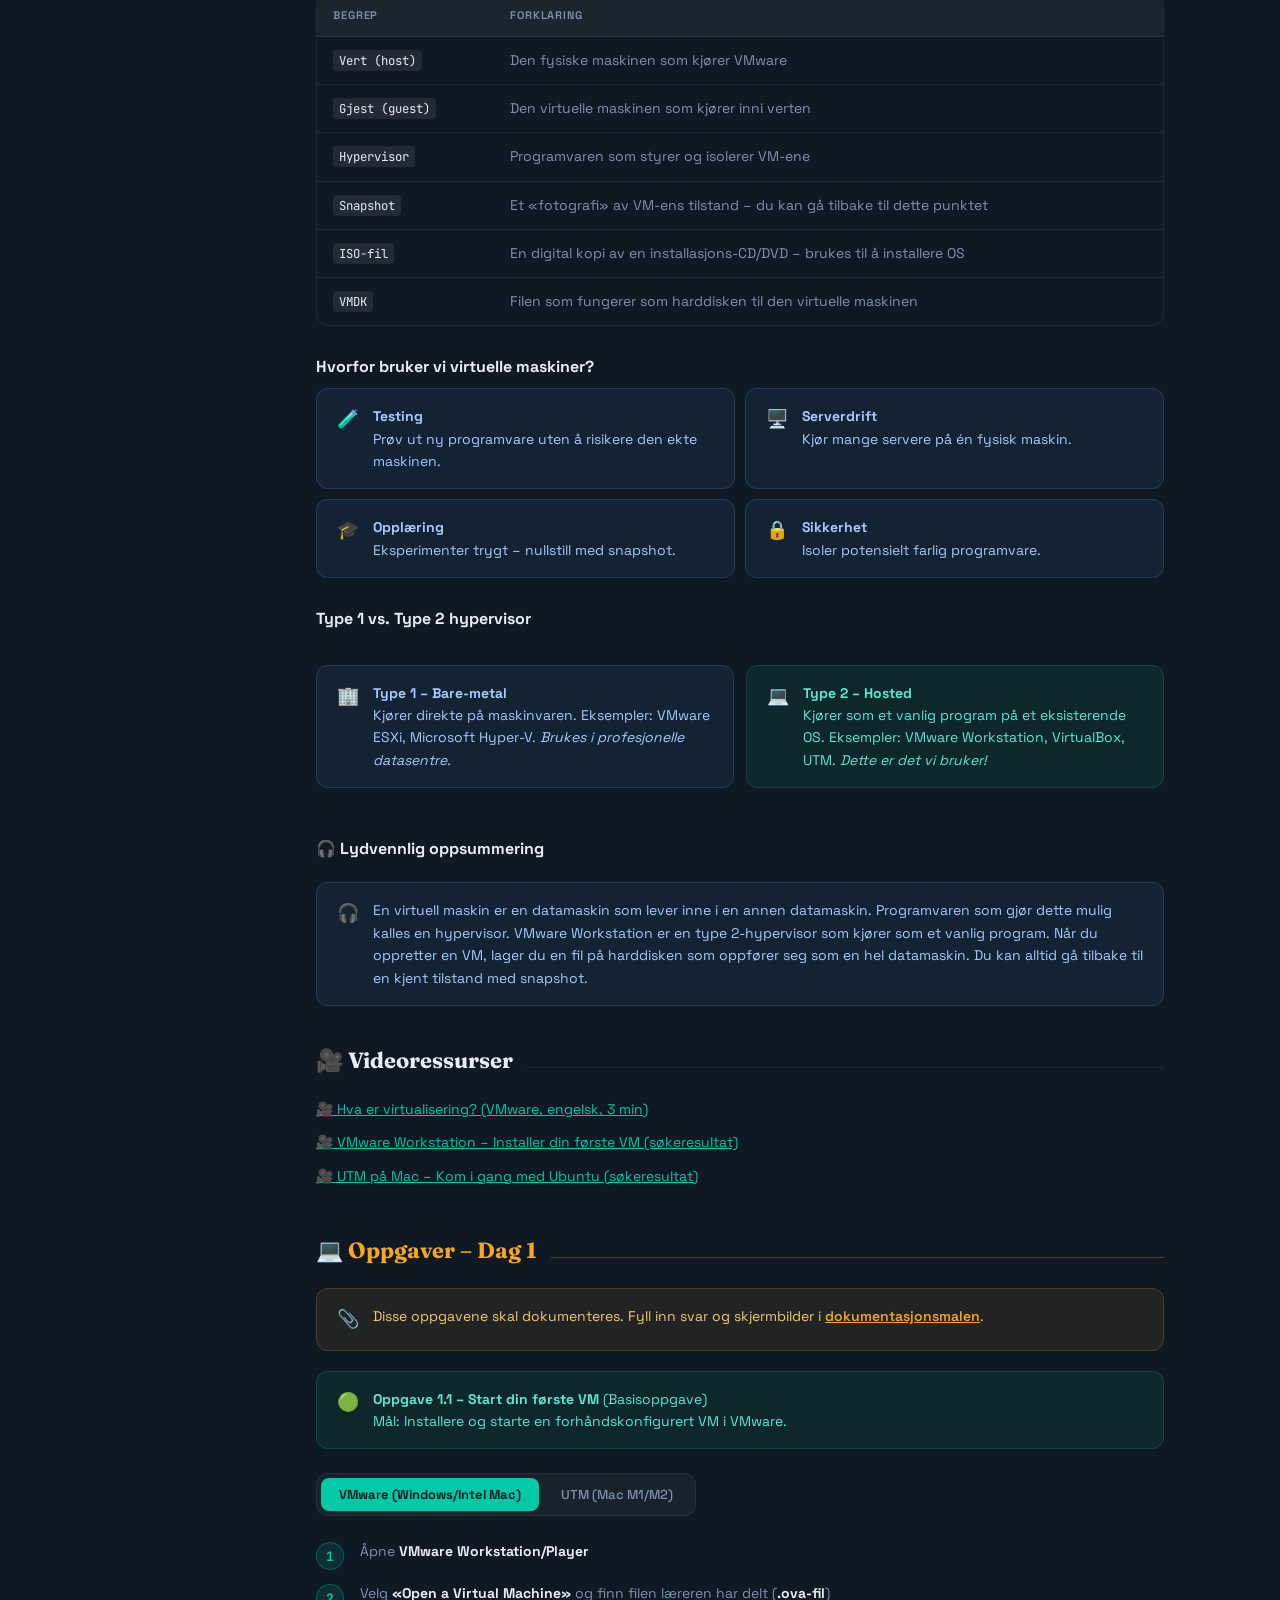
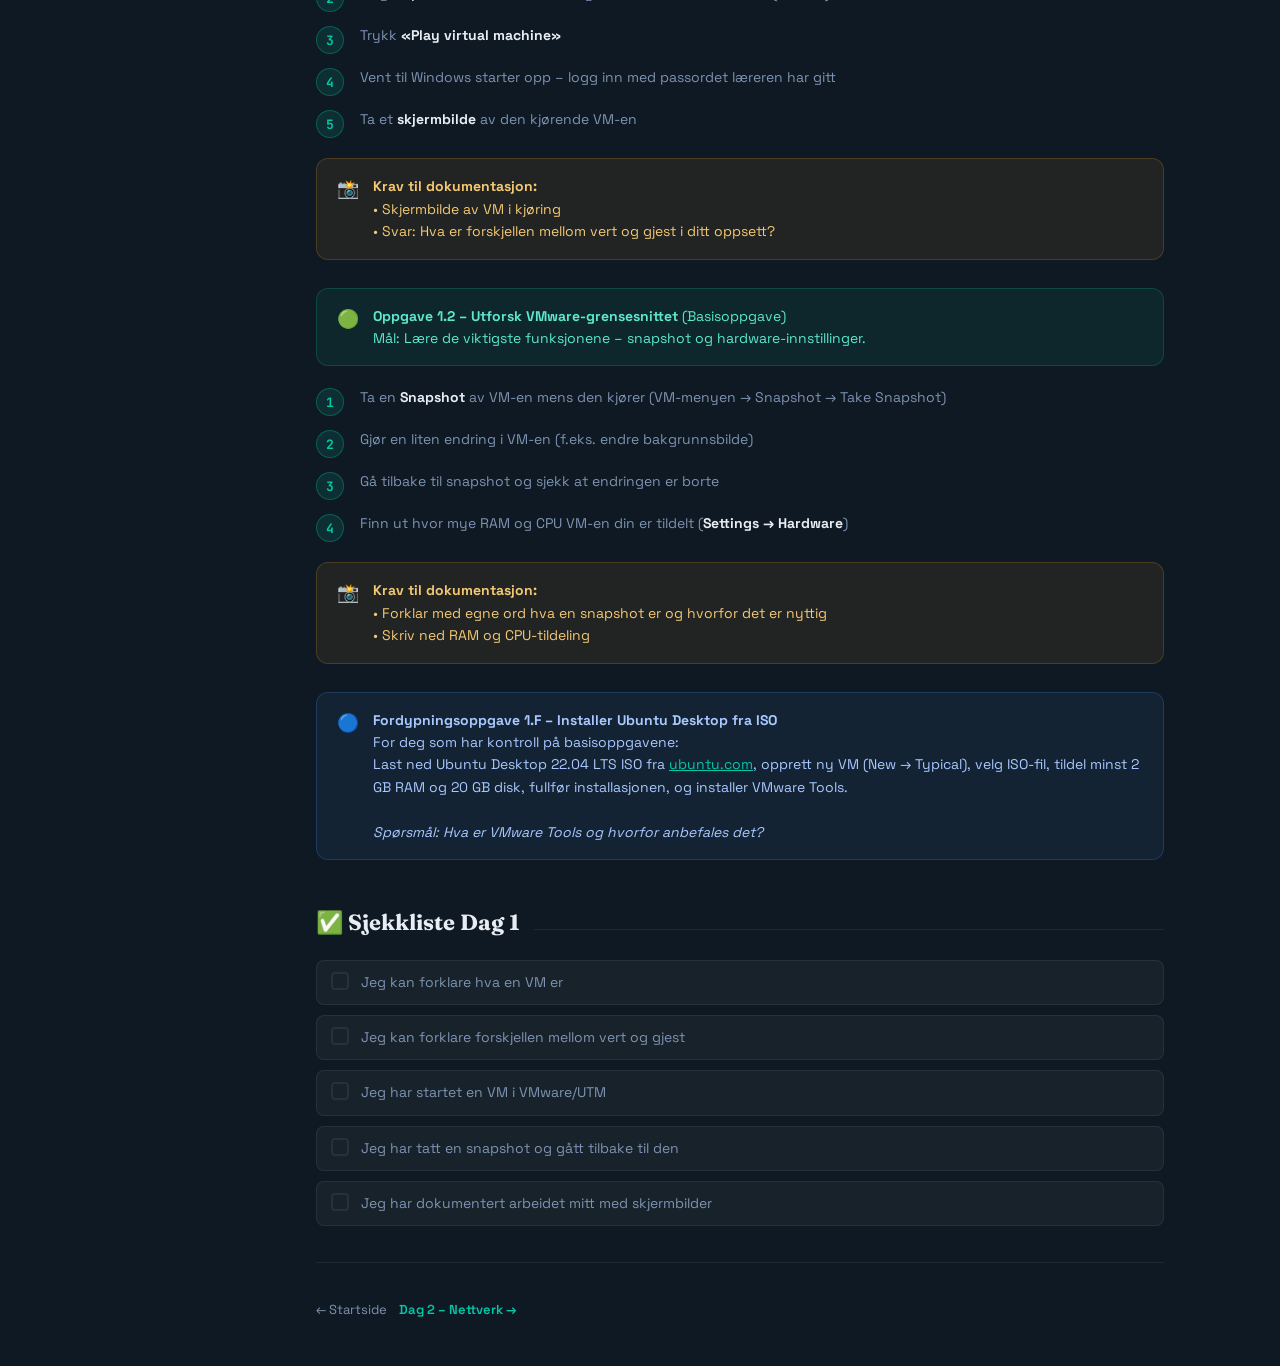
<file: dag1.html>
<!DOCTYPE html>
<html lang="no">
<head>
  <meta charset="UTF-8">
  <meta name="viewport" content="width=device-width, initial-scale=1.0">
  <title>Dag 1 – Virtualisering | VG1 IKM</title>
  <link rel="stylesheet" href="/css/style.css">
</head>
<body>
<div class="site-wrapper">
  <aside class="sidebar">
    <div class="sidebar-logo"><div class="logo-tag">VG1 IKM – Teknologiforståelse</div><h1>Virtuelle maskiner & Nettverk</h1></div>
    <nav class="sidebar-nav">
      <div class="nav-section-label">Oversikt</div>
      <a href="index.html" class="nav-link"><span class="icon">🏠</span> Startside</a>
      <a href="dokumentasjonsmal.html" class="nav-link"><span class="icon">📎</span> Dokumentasjonsmal</a>
      <div class="nav-section-label">Dager</div>
      <a href="dag1.html" class="nav-link active"><span class="icon">📖</span> Dag 1 – Virtualisering</a>
      <a href="dag2.html" class="nav-link"><span class="icon">🌐</span> Dag 2 – Nettverk</a>
      <a href="dag3.html" class="nav-link"><span class="icon">👥</span> Dag 3 – Brukeradmin</a>
      <div class="nav-section-label">Ressurser</div>
      <a href="ad-guide.html" class="nav-link"><span class="icon">🖥️</span> AD-guide (DC01)</a>
      <a href="oppslagsverk.html" class="nav-link"><span class="icon">📚</span> Oppslagsverk</a>
      <a href="kunnskapstest.html" class="nav-link"><span class="icon">🧠</span> Kunnskapstest</a>
    </nav>
    <div class="sidebar-footer">VG1 IKM · Teknologiforståelse<br>Basert på IKM01-01 (Udir)</div>
  </aside>
  <div class="overlay"></div>

  <div class="main-content">
    <div class="mobile-header"><h1>VG1 IKM</h1><button class="hamburger">☰</button></div>

    <header class="page-hero">
      <div class="hero-eyebrow">📖 Dag 1 – Klasse A og B</div>
      <h1>Hva er virtualisering?</h1>
      <p class="lead">Forstå hva en virtuell maskin er, sett opp VMware og ta din første snapshot. Mac M-chip-guide inkludert.</p>
      <div class="hero-meta">
        <div class="hero-meta-item">⏱ <strong>09:40–13:50</strong></div>
        <div class="hero-meta-item">🎯 <strong>Klasse A og B</strong> (samme dag)</div>
      </div>
    </header>

    <div class="content-area">

      <!-- TIDSPLAN -->
      <div class="section-header"><h2>⏰ Tidsplan</h2><div class="section-line"></div></div>
      <div style="border:1px solid var(--border);border-radius:var(--radius);overflow:hidden;margin-bottom:32px">
        <div class="schedule-row" style="background:rgba(255,255,255,0.03)">
          <div class="schedule-time" style="font-weight:700;color:var(--text-muted);padding:10px 16px;font-size:11px;text-transform:uppercase;letter-spacing:.08em">Tid</div>
          <div class="schedule-cell" style="font-weight:700;color:var(--text-muted);font-size:11px;text-transform:uppercase;letter-spacing:.08em">Klasse A</div>
          <div class="schedule-cell" style="font-weight:700;color:var(--text-muted);font-size:11px;text-transform:uppercase;letter-spacing:.08em">Klasse B</div>
        </div>
        <div class="schedule-row"><div class="schedule-time">09:40–10:00</div><div class="schedule-cell">Introduksjonsforelesning (felles)</div><div class="schedule-cell">Introduksjonsforelesning (felles)</div></div>
        <div class="schedule-row"><div class="schedule-time">10:00–10:50</div><div class="schedule-cell">Teori: Virtualisering</div><div class="schedule-cell">Teori: Virtualisering</div></div>
        <div class="schedule-row"><div class="schedule-time">10:50–11:10</div><div class="schedule-cell">Oppgave 1.1 – Start VM</div><div class="schedule-cell">Oppgave 1.1 – Start VM</div></div>
        <div class="schedule-row"><div class="schedule-time">11:10–11:40</div><div class="schedule-cell lunch">🍽 Lunsj</div><div class="schedule-cell lunch">🍽 Lunsj</div></div>
        <div class="schedule-row"><div class="schedule-time">11:40–12:30</div><div class="schedule-cell">Oppgave 1.2 – Snapshot</div><div class="schedule-cell">Oppgave 1.2 – Snapshot</div></div>
        <div class="schedule-row"><div class="schedule-time">12:30–13:20</div><div class="schedule-cell">Fordypning 1.F eller repetisjon</div><div class="schedule-cell">Fordypning 1.F eller repetisjon</div></div>
        <div class="schedule-row"><div class="schedule-time">13:20–13:50</div><div class="schedule-cell">Dokumentasjon og oppsummering</div><div class="schedule-cell">Dokumentasjon og oppsummering</div></div>
      </div>

      <!-- MAC-GUIDE -->
      <div class="section-header"><h2>🍎 Mac- og maskinvare-guide</h2><div class="section-line"></div></div>
      <div class="callout warning"><span class="callout-icon">⚠️</span><div><strong>Les dette FØRST!</strong> Ikke alle maskiner støtter VMware Workstation/Player. Finn din maskin i tabellen under.</div></div>

      <div class="table-wrap">
        <table>
          <thead><tr><th>Maskin</th><th>Prosessor</th><th>Anbefalt løsning</th></tr></thead>
          <tbody>
            <tr><td><strong>Windows-PC</strong></td><td>Intel / AMD</td><td><span class="pill teal">✅ VMware Workstation Player (gratis)</span></td></tr>
            <tr><td><strong>Mac (før 2020)</strong></td><td>Intel</td><td><span class="pill teal">✅ VMware Fusion Player (gratis for personlig bruk)</span></td></tr>
            <tr><td><strong>Mac (2020 og nyere)</strong></td><td>Apple M1/M2/M3</td><td><span class="pill amber">⚠️ Se egen seksjon under</span></td></tr>
            <tr><td><strong>Skole-PC (stasjonær)</strong></td><td>Intel / AMD</td><td><span class="pill teal">✅ VMware allerede installert</span></td></tr>
          </tbody>
        </table>
      </div>

      <div class="callout info" style="margin-top:20px">
        <span class="callout-icon">🍎</span>
        <div>
          <strong>Mac med Apple Silicon (M1/M2/M3) – tre alternativer:</strong><br><br>
          <strong>Alt 1 – UTM (gratis, anbefalt):</strong> Last ned på <a href="https://mac.getutm.app" target="_blank" rel="noopener noreferrer" style="color:var(--teal)">mac.getutm.app</a>. Kjører Ubuntu ARM64. <em>Begrensning: Windows 10/11 (x86) støttes ikke.</em><br><br>
          <strong>Alt 2 – Parallels Desktop (~kr 900/år):</strong> Støtter Windows 11 ARM og gir best ytelse. Anbefales kun hvis skolen har lisens.<br><br>
          <strong>Alt 3 – Lab-PC på skolen:</strong> Stasjonære PC-er i lab har VMware installert. Du kan ikke jobbe hjemme, men kan lese teorien på nettsiden hjemme.
        </div>
      </div>

      <!-- LAG EGEN VM FRA SCRATCH -->
      <div class="section-header" style="margin-top:44px"><h2>🛠️ Lag din egen VM med Windows 11</h2><div class="section-line"></div></div>
      <div class="callout info"><span class="callout-icon">📁</span><div><strong>Windows 11 ISO-fil</strong> finner du i <strong>Teams</strong> – last den ned til maskinen din før du begynner.</div></div>

      <div class="tab-group" style="margin-top:20px">
        <div class="tab-bar">
          <button class="tab-btn active" data-tab="vbox-mac">VirtualBox (Mac)</button>
          <button class="tab-btn" data-tab="vmware-win">VMware Workstation (Windows)</button>
          <button class="tab-btn" data-tab="vbox-win">VirtualBox (Windows)</button>
        </div>

        <!-- VirtualBox Mac -->
        <div class="tab-content active" data-tab-content="vbox-mac">
          <div class="callout info" style="margin-bottom:16px"><span class="callout-icon">💡</span><div>Last ned <strong>VirtualBox</strong> gratis fra <a href="https://www.virtualbox.org" target="_blank" rel="noopener noreferrer" style="color:var(--teal)">virtualbox.org</a> – velg macOS-versjonen.</div></div>
          <ol class="steps">
            <li><p>Åpne VirtualBox og trykk <strong>«New»</strong></p></li>
            <li><p>Gi maskinen et navn, f.eks. <code>Windows11-VM</code></p></li>
            <li><p>Under <strong>ISO Image</strong> – klikk på mappen og velg Windows 11 ISO-filen du lastet ned fra Teams</p></li>
            <li><p>Kryss av for <strong>«Skip Unattended Installation»</strong> for å installere manuelt</p></li>
            <li><p>Sett <strong>RAM til minst 4 GB</strong> (4096 MB) og <strong>prosessorer til 2</strong></p></li>
            <li><p>Sett virtuell disk til <strong>minst 64 GB</strong></p></li>
            <li><p>Trykk <strong>«Finish»</strong> og deretter <strong>«Start»</strong></p></li>
            <li><p>Følg Windows 11-installasjonsveiviseren</p></li>
          </ol>
        </div>

        <!-- VMware Workstation Windows -->
        <div class="tab-content" data-tab-content="vmware-win">
          <div class="callout info" style="margin-bottom:16px"><span class="callout-icon">💡</span><div>VMware Workstation Pro er nå <strong>gratis for personlig bruk</strong>. Last ned fra <a href="https://www.vmware.com/products/desktop-hypervisor/workstation-and-fusion" target="_blank" rel="noopener noreferrer" style="color:var(--teal)">vmware.com</a>.</div></div>
          <ol class="steps">
            <li><p>Åpne VMware Workstation og velg <strong>«Create a New Virtual Machine»</strong></p></li>
            <li><p>Velg <strong>«Typical (recommended)»</strong> og klikk <em>Next</em></p></li>
            <li><p>Velg <strong>«Installer disc image file (iso)»</strong>, klikk <em>Browse</em> og finn Windows 11 ISO-filen fra Teams</p></li>
            <li><p>VMware oppdager automatisk Windows 11 – fyll inn produktnøkkel (kan hoppes over) og velg versjon</p></li>
            <li><p>Gi VM-en et navn og velg lagringssted</p></li>
            <li><p>Sett disk til <strong>minst 64 GB</strong></p></li>
            <li><p>Klikk <em>Finish</em>, og gå deretter til <strong>«Edit virtual machine settings» → Processors</strong> – sett <strong>Number of processors: 1</strong> og <strong>Number of cores per processor: 4</strong></p></li>
            <li><p>Start VM-en – Windows 11 installeres automatisk</p></li>
          </ol>
        </div>

        <!-- VirtualBox Windows -->
        <div class="tab-content" data-tab-content="vbox-win">
          <div class="callout warning" style="margin-bottom:16px"><span class="callout-icon">⚙️</span><div><strong>Anbefalt konfigurasjon for VirtualBox på Windows</strong> – disse innstillingene gir mye bedre ytelse:</div></div>
          <ol class="steps">
            <li><p>Opprett VM-en på samme måte som i Mac-guiden over (velg Windows 11 ISO fra Teams)</p></li>
            <li><p><strong>Prosessorer:</strong> Sett antall CPU-kjerner til <strong>4</strong> (Settings → System → Processor)</p></li>
            <li><p><strong>Skjermkort:</strong> Gå til <strong>Settings → Display</strong> og aktiver <strong>«Enable 3D Acceleration»</strong> – sett Video Memory til maks (128 MB)</p></li>
            <li><p><strong>Virtuell disk:</strong> Gå til <strong>Settings → Storage</strong>, klikk på den virtuelle harddisken, og kryss av for <strong>«Solid-state Drive»</strong></p></li>
            <li><p>Trykk <strong>OK</strong>, start VM-en og følg Windows 11-installasjonsveiviseren</p></li>
          </ol>
          <div class="callout success" style="margin-top:12px"><span class="callout-icon">✅</span><div>Disse tre innstillingene (4 kjerner, 3D-akselerasjon og SSD) gjør at Windows 11 kjører vesentlig raskere i VirtualBox.</div></div>
        </div>
      </div>

      <!-- TIPS UNDER INSTALLASJON -->
      <div class="section-header" style="margin-top:44px"><h2>💡 Tips under Windows 11-installasjonen</h2><div class="section-line"></div></div>

      <div class="callout warning">
        <span class="callout-icon">⌨️</span>
        <div><strong>Trykk en tast for å starte!</strong> Når VM-en starter opp for første gang, viser den meldingen <em>«Press any key to boot from CD or DVD»</em> – du har bare noen sekunder. Følg med på skjermen og trykk en vilkårlig tast raskt, ellers starter den ikke fra ISO-filen.</div>
      </div>

      <div class="callout info" style="margin-top:12px">
        <span class="callout-icon">🔑</span>
        <div><strong>Produktnøkkel – velg «Har ikke produktnøkkel»</strong><br>Når installasjonen spør om produktnøkkel, velg <strong>«I don't have a product key»</strong> (eller «Har ikke produktnøkkel»). Du trenger ikke nøkkel for å bruke Windows 11 i skolesammenheng.</div>
      </div>

      <div class="callout info" style="margin-top:12px">
        <span class="callout-icon">🪟</span>
        <div><strong>Velg Windows 11 Pro</strong><br>Når du får valg om Windows-versjon, velg <strong>Windows 11 Pro</strong>. Pro-versjonen har støtte for domenetilkobling og Active Directory som vi bruker senere.</div>
      </div>

      <div class="callout success" style="margin-top:12px">
        <span class="callout-icon">👤</span>
        <div>
          <strong>Førstegangsoppsett – lag lokal bruker</strong><br>
          Etter installasjonen vil Windows prøve å koble deg til internett og en Microsoft-konto. Velg i stedet å lage en <strong>lokal bruker</strong>.<br><br>
          Hvis du sliter med å komme deg forbi internett-kravet eller ikke finner knappen for lokal konto, prøv dette:
          <ol style="margin:8px 0 0 16px;padding:0">
            <li>Åpne <strong>Command Prompt</strong> med <kbd>Shift</kbd> + <kbd>F10</kbd></li>
            <li>Skriv inn kommandoen: <code>start ms-cxh:localonly</code></li>
            <li>Trykk <kbd>Enter</kbd> – da åpnes veiviseren for lokal konto direkte</li>
          </ol>
        </div>
      </div>

      <!-- TEORI -->
      <div class="section-header" style="margin-top:44px"><h2>🧠 Teori – Virtualisering</h2><div class="section-line"></div></div>
      <p style="color:var(--text-dim);font-size:12px;font-weight:600;text-transform:uppercase;letter-spacing:.08em;margin-bottom:16px">📚 Les og forstå – ikke noe som skal leveres inn</p>

      <p style="color:var(--text-muted);font-size:15px;line-height:1.8;margin-bottom:20px">En <strong style="color:var(--text)">virtuell maskin (VM)</strong> er en programvarebasert datamaskin som kjører inne i en ekte, fysisk datamaskin. Den oppfører seg akkurat som en ekte maskin – med eget operativsystem, egne filer og egne nettverksinnstillinger.</p>

      <div class="callout success"><span class="callout-icon">💡</span><div><strong>Huskeregel:</strong> Den fysiske maskinen er som et hus. En virtuell maskin er som en leilighet inni huset – egne rom, egne nøkler, sin egen inngang – men deler selve bygningen.</div></div>

      <div class="table-wrap" style="margin-top:20px">
        <table>
          <thead><tr><th>Begrep</th><th>Forklaring</th></tr></thead>
          <tbody>
            <tr><td><code>Vert (host)</code></td><td>Den fysiske maskinen som kjører VMware</td></tr>
            <tr><td><code>Gjest (guest)</code></td><td>Den virtuelle maskinen som kjører inni verten</td></tr>
            <tr><td><code>Hypervisor</code></td><td>Programvaren som styrer og isolerer VM-ene</td></tr>
            <tr><td><code>Snapshot</code></td><td>Et «fotografi» av VM-ens tilstand – du kan gå tilbake til dette punktet</td></tr>
            <tr><td><code>ISO-fil</code></td><td>En digital kopi av en installasjons-CD/DVD – brukes til å installere OS</td></tr>
            <tr><td><code>VMDK</code></td><td>Filen som fungerer som harddisken til den virtuelle maskinen</td></tr>
          </tbody>
        </table>
      </div>

      <h3 style="font-size:16px;margin:28px 0 8px;color:var(--text)">Hvorfor bruker vi virtuelle maskiner?</h3>
      <div style="display:grid;grid-template-columns:1fr 1fr;gap:10px;margin-bottom:24px">
        <div class="callout info" style="margin:0"><span class="callout-icon">🧪</span><div><strong>Testing</strong><br>Prøv ut ny programvare uten å risikere den ekte maskinen.</div></div>
        <div class="callout info" style="margin:0"><span class="callout-icon">🖥️</span><div><strong>Serverdrift</strong><br>Kjør mange servere på én fysisk maskin.</div></div>
        <div class="callout info" style="margin:0"><span class="callout-icon">🎓</span><div><strong>Opplæring</strong><br>Eksperimenter trygt – nullstill med snapshot.</div></div>
        <div class="callout info" style="margin:0"><span class="callout-icon">🔒</span><div><strong>Sikkerhet</strong><br>Isoler potensielt farlig programvare.</div></div>
      </div>

      <h3 style="font-size:16px;margin:28px 0 12px;color:var(--text)">Type 1 vs. Type 2 hypervisor</h3>
      <div style="display:grid;grid-template-columns:1fr 1fr;gap:12px">
        <div class="callout info">
          <span class="callout-icon">🏢</span>
          <div><strong>Type 1 – Bare-metal</strong><br>Kjører direkte på maskinvaren. Eksempler: VMware ESXi, Microsoft Hyper-V. <em>Brukes i profesjonelle datasentre.</em></div>
        </div>
        <div class="callout success">
          <span class="callout-icon">💻</span>
          <div><strong>Type 2 – Hosted</strong><br>Kjører som et vanlig program på et eksisterende OS. Eksempler: VMware Workstation, VirtualBox, UTM. <em>Dette er det vi bruker!</em></div>
        </div>
      </div>

      <h3 style="font-size:16px;margin:28px 0 8px;color:var(--text)">🎧 Lydvennlig oppsummering</h3>
      <div class="callout info"><span class="callout-icon">🎧</span><div>En virtuell maskin er en datamaskin som lever inne i en annen datamaskin. Programvaren som gjør dette mulig kalles en hypervisor. VMware Workstation er en type 2-hypervisor som kjører som et vanlig program. Når du oppretter en VM, lager du en fil på harddisken som oppfører seg som en hel datamaskin. Du kan alltid gå tilbake til en kjent tilstand med snapshot.</div></div>

      <div class="section-header" style="margin-top:36px"><h2>🎥 Videoressurser</h2><div class="section-line"></div></div>
      <div style="display:flex;flex-direction:column;gap:10px;margin-bottom:8px">
        <a href="https://www.youtube.com/watch?v=FZR0rG3HKIk" target="_blank" rel="noopener noreferrer" style="color:var(--teal);font-size:14px">🎥 Hva er virtualisering? (VMware, engelsk, 3 min)</a>
        <a href="https://www.youtube.com/results?search_query=vmware+workstation+install+windows+10+vm+beginner" target="_blank" rel="noopener noreferrer" style="color:var(--teal);font-size:14px">🎥 VMware Workstation – Installer din første VM (søkeresultat)</a>
        <a href="https://www.youtube.com/results?search_query=UTM+mac+apple+silicon+ubuntu+virtual+machine" target="_blank" rel="noopener noreferrer" style="color:var(--teal);font-size:14px">🎥 UTM på Mac – Kom i gang med Ubuntu (søkeresultat)</a>
      </div>

      <!-- OPPGAVER -->
      <div class="section-header task-section-header" style="margin-top:44px"><h2>💻 Oppgaver – Dag 1</h2><div class="section-line"></div></div>
      <div class="callout warning task-reminder"><span class="callout-icon">📎</span><div>Disse oppgavene skal dokumenteres. Fyll inn svar og skjermbilder i <a href="dokumentasjonsmal.html" style="color:var(--amber);font-weight:600">dokumentasjonsmalen</a>.</div></div>

      <div class="callout success" style="margin-bottom:24px">
        <span class="callout-icon">🟢</span>
        <div><strong>Oppgave 1.1 – Start din første VM</strong> (Basisoppgave)<br>Mål: Installere og starte en forhåndskonfigurert VM i VMware.</div>
      </div>

      <div class="tab-group">
        <div class="tab-bar">
          <button class="tab-btn active" data-tab="vmware">VMware (Windows/Intel Mac)</button>
          <button class="tab-btn" data-tab="utm">UTM (Mac M1/M2)</button>
        </div>
        <div class="tab-content active" data-tab-content="vmware">
          <ol class="steps">
            <li><p>Åpne <strong>VMware Workstation/Player</strong></p></li>
            <li><p>Velg <strong>«Open a Virtual Machine»</strong> og finn filen læreren har delt (<strong>.ova-fil</strong>)</p></li>
            <li><p>Trykk <strong>«Play virtual machine»</strong></p></li>
            <li><p>Vent til Windows starter opp – logg inn med passordet læreren har gitt</p></li>
            <li><p>Ta et <strong>skjermbilde</strong> av den kjørende VM-en</p></li>
          </ol>
        </div>
        <div class="tab-content" data-tab-content="utm">
          <ol class="steps">
            <li><p>Åpne <strong>UTM</strong></p></li>
            <li><p>Velg <strong>«Create a New Virtual Machine» → «Virtualize»</strong></p></li>
            <li><p>Velg <strong>Linux</strong> → last inn Ubuntu ARM ISO</p></li>
            <li><p>Tildel <strong>2 GB RAM</strong> og <strong>20 GB disk</strong></p></li>
            <li><p>Start VM-en og følg Ubuntu-installasjonen</p></li>
          </ol>
        </div>
      </div>

      <div class="callout warning"><span class="callout-icon">📸</span><div><strong>Krav til dokumentasjon:</strong><br>• Skjermbilde av VM i kjøring<br>• Svar: Hva er forskjellen mellom vert og gjest i ditt oppsett?</div></div>

      <div class="callout success" style="margin:28px 0 16px">
        <span class="callout-icon">🟢</span>
        <div><strong>Oppgave 1.2 – Utforsk VMware-grensesnittet</strong> (Basisoppgave)<br>Mål: Lære de viktigste funksjonene – snapshot og hardware-innstillinger.</div>
      </div>

      <ol class="steps">
        <li><p>Ta en <strong>Snapshot</strong> av VM-en mens den kjører (VM-menyen → Snapshot → Take Snapshot)</p></li>
        <li><p>Gjør en liten endring i VM-en (f.eks. endre bakgrunnsbilde)</p></li>
        <li><p>Gå tilbake til snapshot og sjekk at endringen er borte</p></li>
        <li><p>Finn ut hvor mye RAM og CPU VM-en din er tildelt (<strong>Settings → Hardware</strong>)</p></li>
      </ol>

      <div class="callout warning"><span class="callout-icon">📸</span><div><strong>Krav til dokumentasjon:</strong><br>• Forklar med egne ord hva en snapshot er og hvorfor det er nyttig<br>• Skriv ned RAM og CPU-tildeling</div></div>

      <div class="callout info" style="margin-top:28px">
        <span class="callout-icon">🔵</span>
        <div>
          <strong>Fordypningsoppgave 1.F – Installer Ubuntu Desktop fra ISO</strong><br>
          For deg som har kontroll på basisoppgavene:<br>
          Last ned Ubuntu Desktop 22.04 LTS ISO fra <a href="https://ubuntu.com" target="_blank" rel="noopener noreferrer" style="color:var(--teal)">ubuntu.com</a>, opprett ny VM (New → Typical), velg ISO-fil, tildel minst 2 GB RAM og 20 GB disk, fullfør installasjonen, og installer VMware Tools.<br><br>
          <em>Spørsmål: Hva er VMware Tools og hvorfor anbefales det?</em>
        </div>
      </div>

      <!-- SJEKKLISTE -->
      <div class="section-header" style="margin-top:44px"><h2>✅ Sjekkliste Dag 1</h2><div class="section-line"></div></div>
      <ul class="checklist">
        <li><span class="check-box"></span> Jeg kan forklare hva en VM er</li>
        <li><span class="check-box"></span> Jeg kan forklare forskjellen mellom vert og gjest</li>
        <li><span class="check-box"></span> Jeg har startet en VM i VMware/UTM</li>
        <li><span class="check-box"></span> Jeg har tatt en snapshot og gått tilbake til den</li>
        <li><span class="check-box"></span> Jeg har dokumentert arbeidet mitt med skjermbilder</li>
      </ul>

      <hr class="divider">
      <div style="display:flex;gap:12px;flex-wrap:wrap">
        <a href="index.html" style="color:var(--text-muted);text-decoration:none;font-size:13px">← Startside</a>
        <a href="dag2.html" style="color:var(--teal);text-decoration:none;font-size:13px;font-weight:600">Dag 2 – Nettverk →</a>
      </div>
    </div>
  </div>
</div>
<script src="/js/main.js"></script>
</body>
</html>
</file>
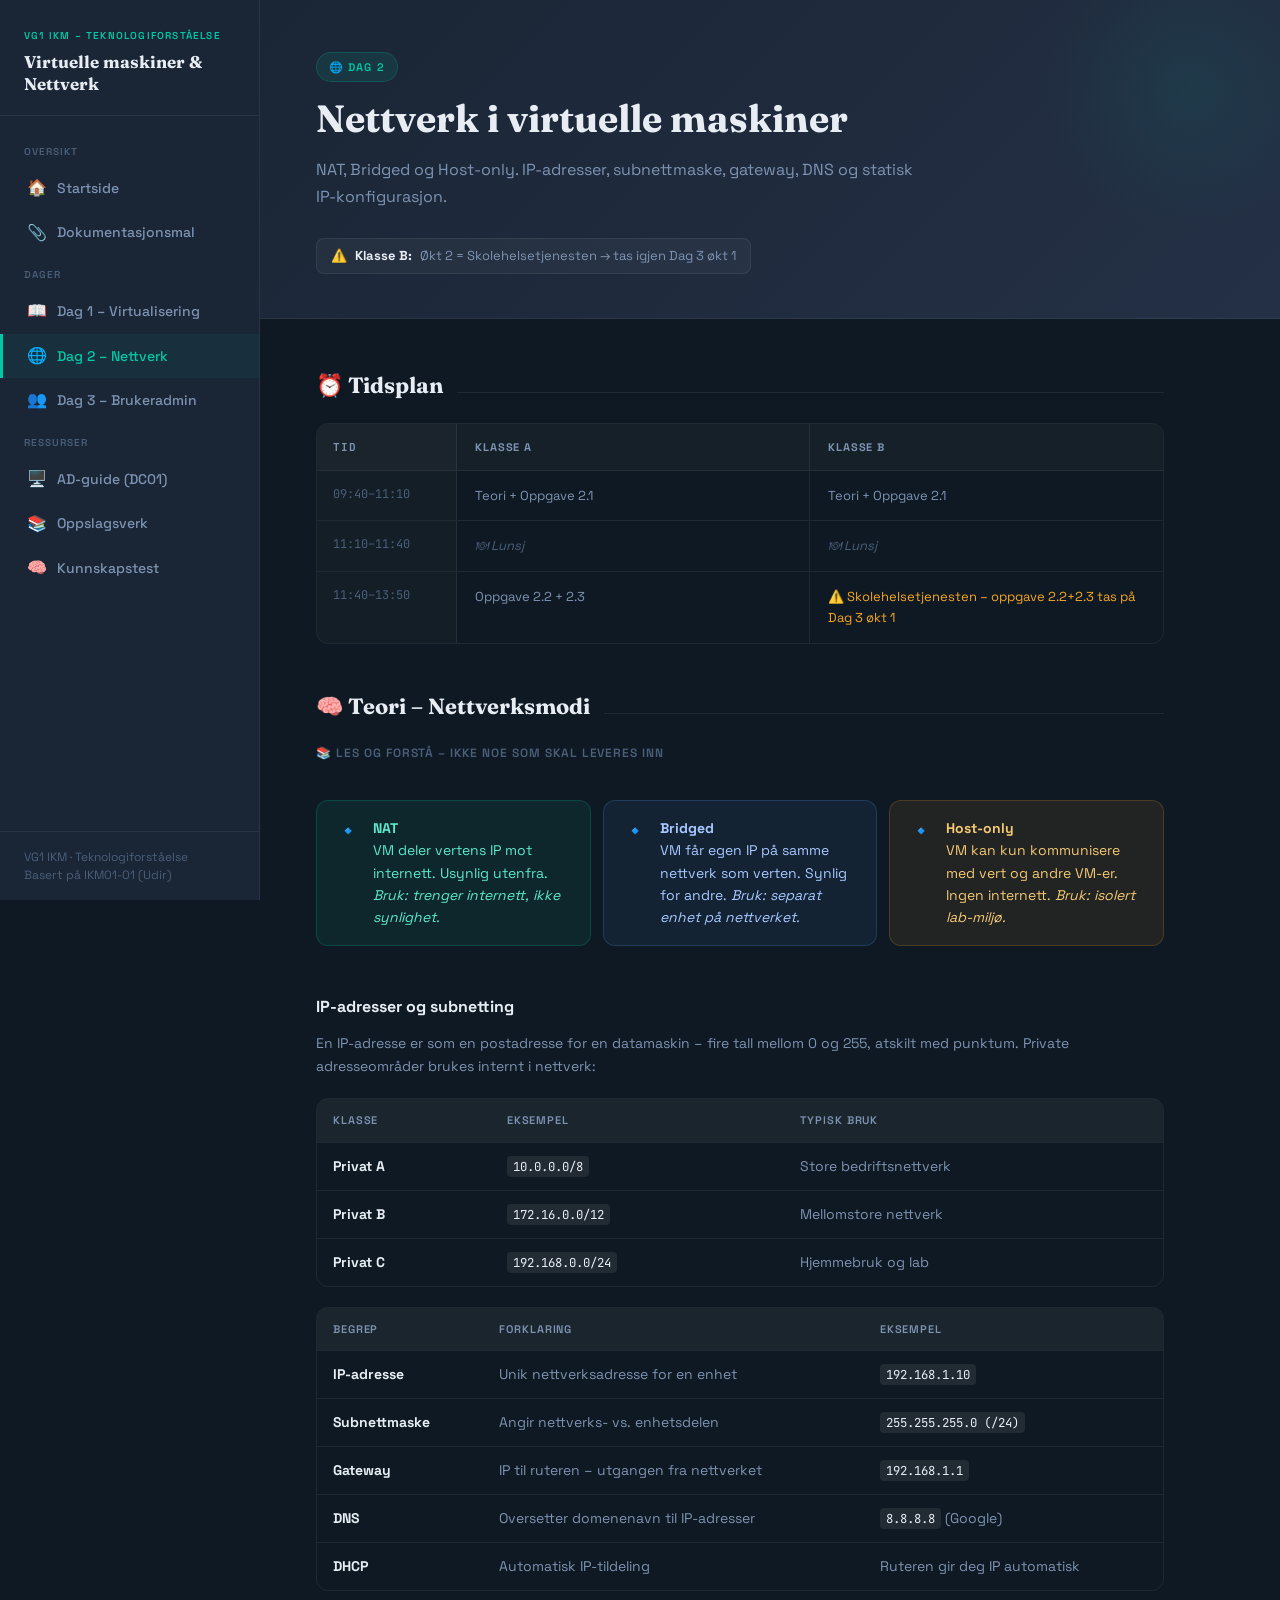
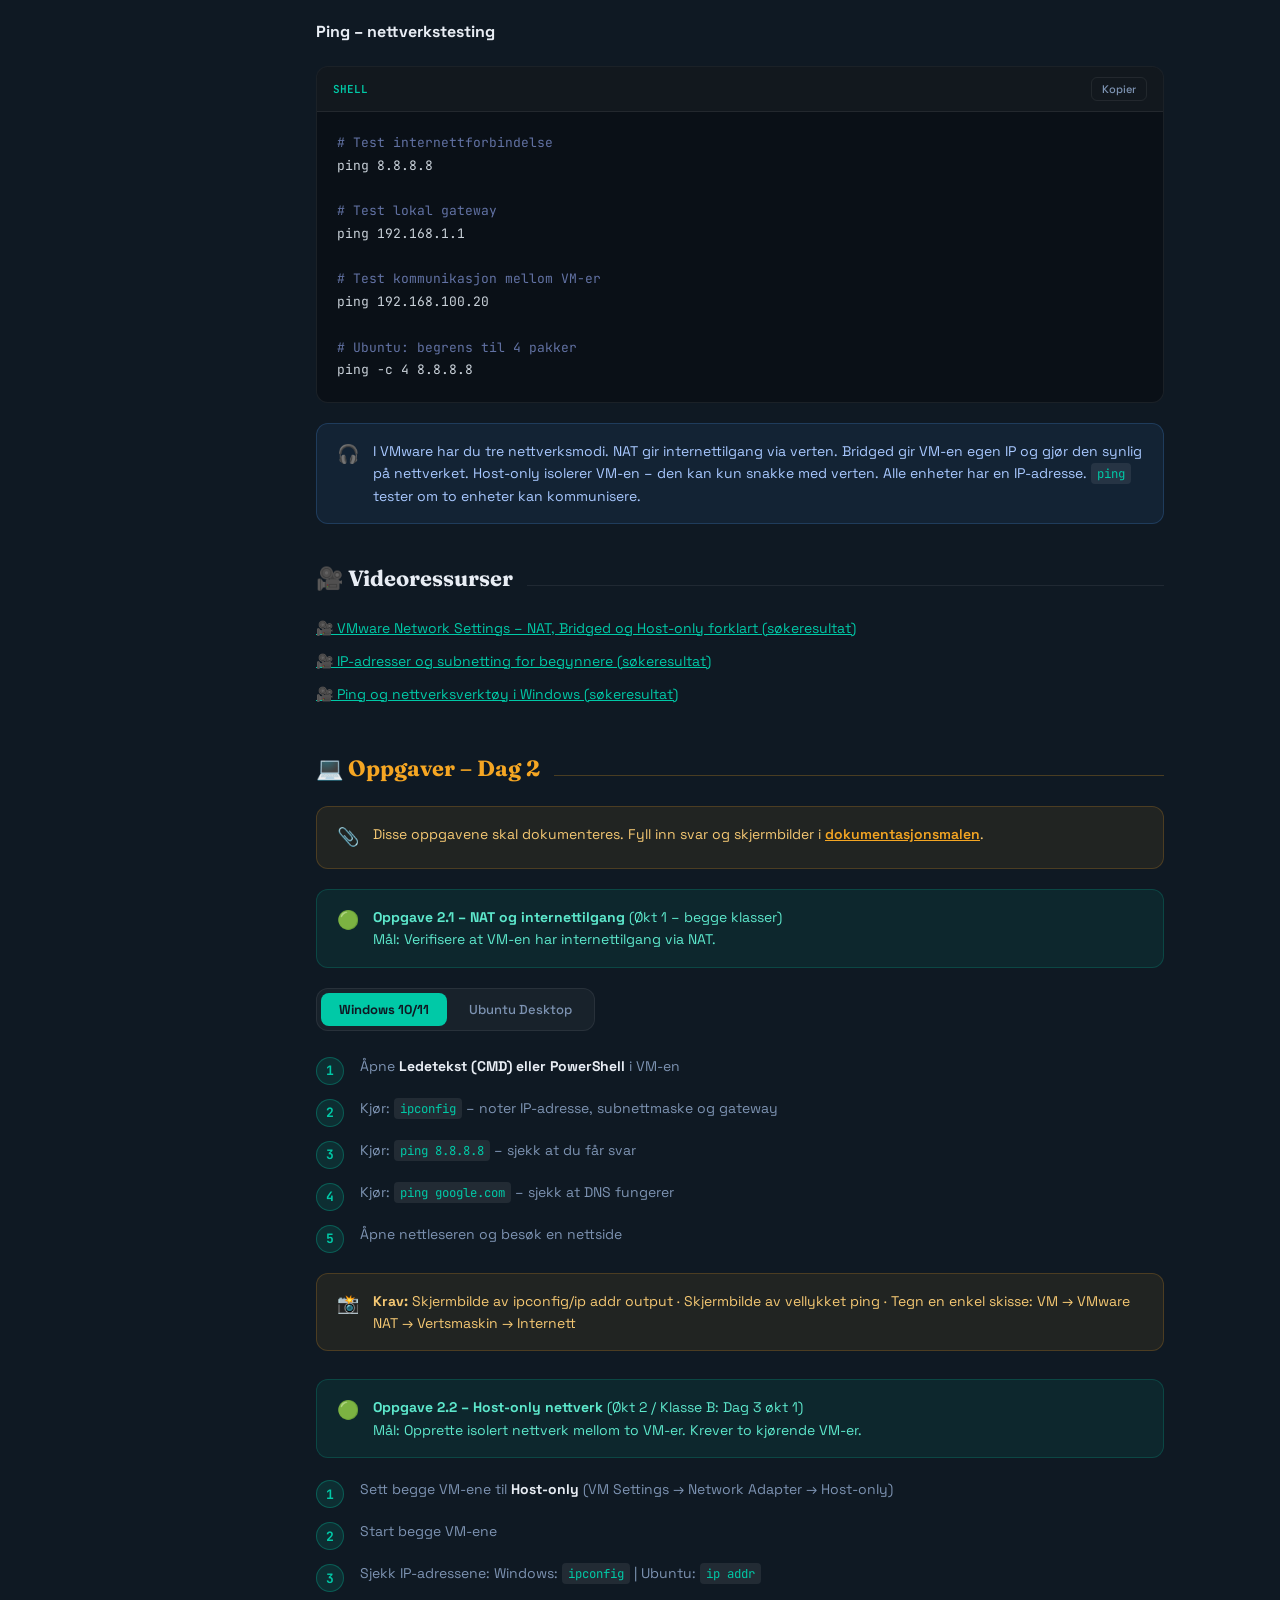
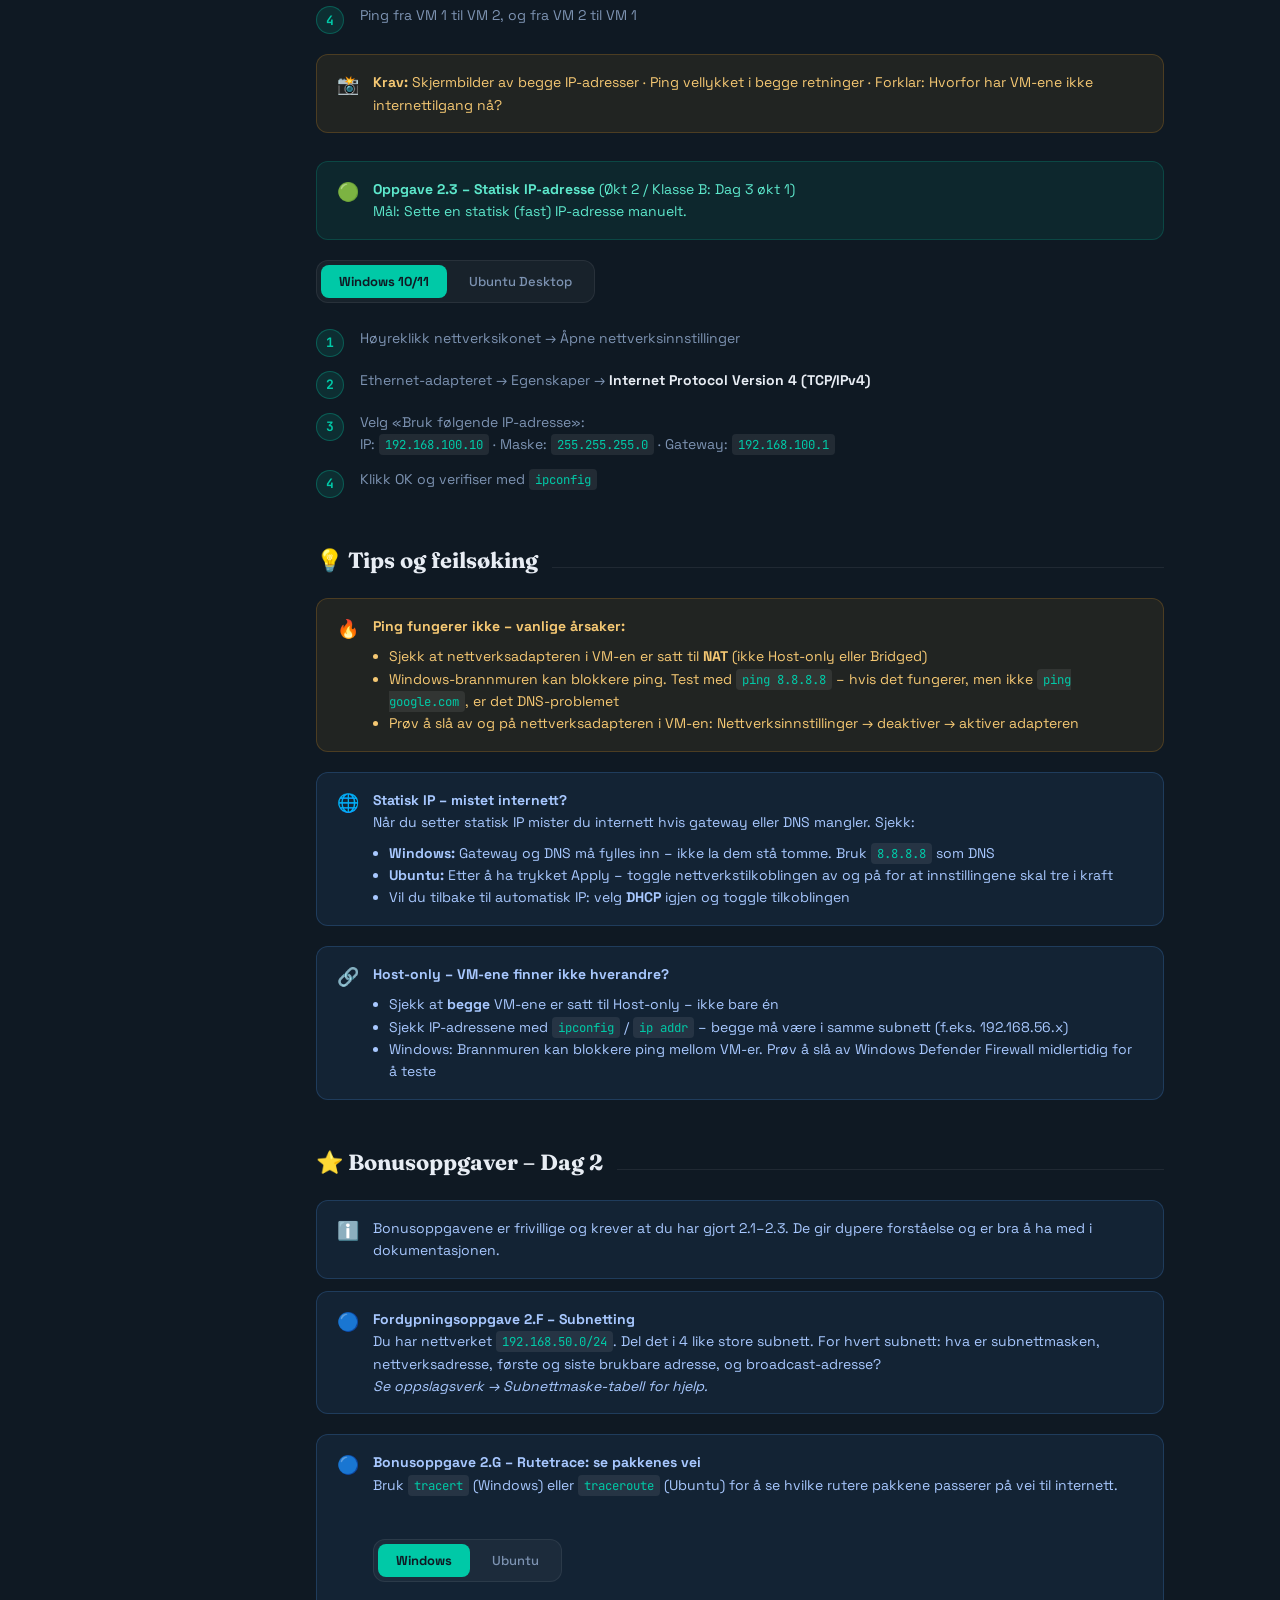
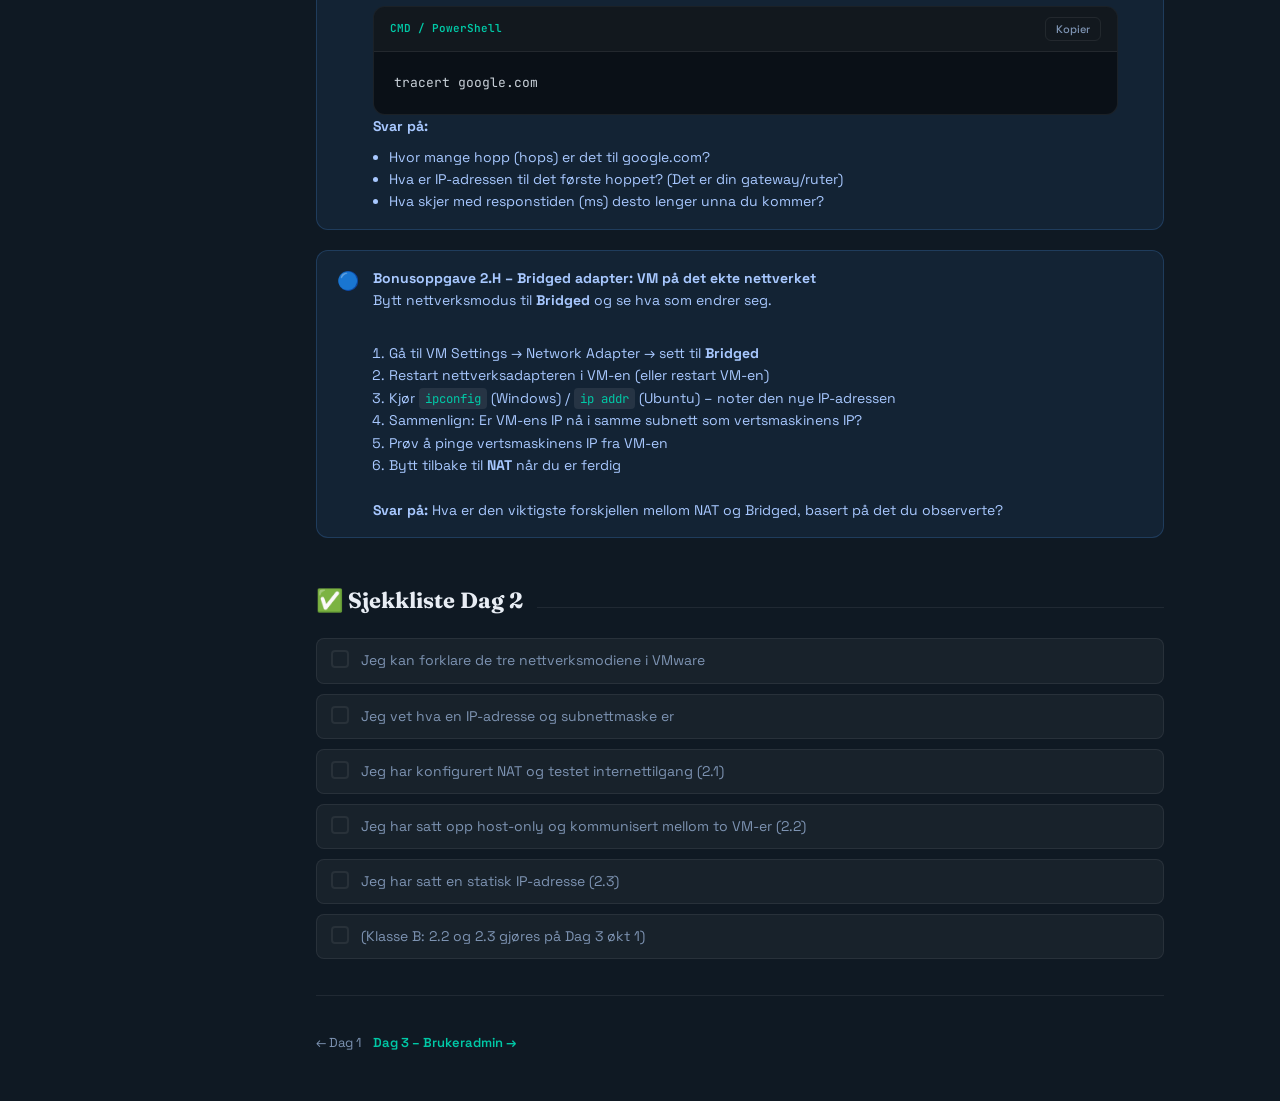
<file: dag2.html>
<!DOCTYPE html>
<html lang="no">
<head>
  <meta charset="UTF-8">
  <meta name="viewport" content="width=device-width, initial-scale=1.0">
  <title>Dag 2 – Nettverk | VG1 IKM</title>
  <link rel="stylesheet" href="/css/style.css">
</head>
<body>
<div class="site-wrapper">
  <aside class="sidebar">
    <div class="sidebar-logo"><div class="logo-tag">VG1 IKM – Teknologiforståelse</div><h1>Virtuelle maskiner & Nettverk</h1></div>
    <nav class="sidebar-nav">
      <div class="nav-section-label">Oversikt</div>
      <a href="index.html" class="nav-link"><span class="icon">🏠</span> Startside</a>
      <a href="dokumentasjonsmal.html" class="nav-link"><span class="icon">📎</span> Dokumentasjonsmal</a>
      <div class="nav-section-label">Dager</div>
      <a href="dag1.html" class="nav-link"><span class="icon">📖</span> Dag 1 – Virtualisering</a>
      <a href="dag2.html" class="nav-link active"><span class="icon">🌐</span> Dag 2 – Nettverk</a>
      <a href="dag3.html" class="nav-link"><span class="icon">👥</span> Dag 3 – Brukeradmin</a>
      <div class="nav-section-label">Ressurser</div>
      <a href="ad-guide.html" class="nav-link"><span class="icon">🖥️</span> AD-guide (DC01)</a>
      <a href="oppslagsverk.html" class="nav-link"><span class="icon">📚</span> Oppslagsverk</a>
      <a href="kunnskapstest.html" class="nav-link"><span class="icon">🧠</span> Kunnskapstest</a>
    </nav>
    <div class="sidebar-footer">VG1 IKM · Teknologiforståelse<br>Basert på IKM01-01 (Udir)</div>
  </aside>
  <div class="overlay"></div>
  <div class="main-content">
    <div class="mobile-header"><h1>VG1 IKM</h1><button class="hamburger">☰</button></div>
    <header class="page-hero">
      <div class="hero-eyebrow">🌐 Dag 2</div>
      <h1>Nettverk i virtuelle maskiner</h1>
      <p class="lead">NAT, Bridged og Host-only. IP-adresser, subnettmaske, gateway, DNS og statisk IP-konfigurasjon.</p>
      <div class="hero-meta">
        <div class="hero-meta-item">⚠️ <strong>Klasse B:</strong> Økt 2 = Skolehelsetjenesten → tas igjen Dag 3 økt 1</div>
      </div>
    </header>
    <div class="content-area">

      <div class="section-header"><h2>⏰ Tidsplan</h2><div class="section-line"></div></div>
      <div style="border:1px solid var(--border);border-radius:var(--radius);overflow:hidden;margin-bottom:32px">
        <div class="schedule-row" style="background:rgba(255,255,255,0.03)">
          <div class="schedule-time" style="font-weight:700;color:var(--text-muted);font-size:11px;text-transform:uppercase;letter-spacing:.08em">Tid</div>
          <div class="schedule-cell" style="font-weight:700;color:var(--text-muted);font-size:11px;text-transform:uppercase;letter-spacing:.08em">Klasse A</div>
          <div class="schedule-cell" style="font-weight:700;color:var(--text-muted);font-size:11px;text-transform:uppercase;letter-spacing:.08em">Klasse B</div>
        </div>
        <div class="schedule-row"><div class="schedule-time">09:40–11:10</div><div class="schedule-cell">Teori + Oppgave 2.1</div><div class="schedule-cell">Teori + Oppgave 2.1</div></div>
        <div class="schedule-row"><div class="schedule-time">11:10–11:40</div><div class="schedule-cell lunch">🍽 Lunsj</div><div class="schedule-cell lunch">🍽 Lunsj</div></div>
        <div class="schedule-row"><div class="schedule-time">11:40–13:50</div><div class="schedule-cell">Oppgave 2.2 + 2.3</div><div class="schedule-cell warning">⚠️ Skolehelsetjenesten – oppgave 2.2+2.3 tas på Dag 3 økt 1</div></div>
      </div>

      <div class="section-header"><h2>🧠 Teori – Nettverksmodi</h2><div class="section-line"></div></div>
      <p style="color:var(--text-dim);font-size:12px;font-weight:600;text-transform:uppercase;letter-spacing:.08em;margin-bottom:16px">📚 Les og forstå – ikke noe som skal leveres inn</p>
      <div style="display:grid;grid-template-columns:1fr 1fr 1fr;gap:12px;margin-bottom:28px">
        <div class="callout success"><span class="callout-icon">🔹</span><div><strong>NAT</strong><br>VM deler vertens IP mot internett. Usynlig utenfra. <em>Bruk: trenger internett, ikke synlighet.</em></div></div>
        <div class="callout info"><span class="callout-icon">🔹</span><div><strong>Bridged</strong><br>VM får egen IP på samme nettverk som verten. Synlig for andre. <em>Bruk: separat enhet på nettverket.</em></div></div>
        <div class="callout warning"><span class="callout-icon">🔹</span><div><strong>Host-only</strong><br>VM kan kun kommunisere med vert og andre VM-er. Ingen internett. <em>Bruk: isolert lab-miljø.</em></div></div>
      </div>

      <h3 style="font-size:16px;color:var(--text);margin-bottom:12px">IP-adresser og subnetting</h3>
      <p style="color:var(--text-muted);font-size:14px;margin-bottom:12px">En IP-adresse er som en postadresse for en datamaskin – fire tall mellom 0 og 255, atskilt med punktum. Private adresseområder brukes internt i nettverk:</p>
      <div class="table-wrap" style="margin-bottom:16px">
        <table>
          <thead><tr><th>Klasse</th><th>Eksempel</th><th>Typisk bruk</th></tr></thead>
          <tbody>
            <tr><td><strong>Privat A</strong></td><td><code>10.0.0.0/8</code></td><td>Store bedriftsnettverk</td></tr>
            <tr><td><strong>Privat B</strong></td><td><code>172.16.0.0/12</code></td><td>Mellomstore nettverk</td></tr>
            <tr><td><strong>Privat C</strong></td><td><code>192.168.0.0/24</code></td><td>Hjemmebruk og lab</td></tr>
          </tbody>
        </table>
      </div>
      <div class="table-wrap">
        <table>
          <thead><tr><th>Begrep</th><th>Forklaring</th><th>Eksempel</th></tr></thead>
          <tbody>
            <tr><td><strong>IP-adresse</strong></td><td>Unik nettverksadresse for en enhet</td><td><code>192.168.1.10</code></td></tr>
            <tr><td><strong>Subnettmaske</strong></td><td>Angir nettverks- vs. enhetsdelen</td><td><code>255.255.255.0 (/24)</code></td></tr>
            <tr><td><strong>Gateway</strong></td><td>IP til ruteren – utgangen fra nettverket</td><td><code>192.168.1.1</code></td></tr>
            <tr><td><strong>DNS</strong></td><td>Oversetter domenenavn til IP-adresser</td><td><code>8.8.8.8</code> (Google)</td></tr>
            <tr><td><strong>DHCP</strong></td><td>Automatisk IP-tildeling</td><td>Ruteren gir deg IP automatisk</td></tr>
          </tbody>
        </table>
      </div>

      <h3 style="font-size:16px;color:var(--text);margin:28px 0 12px">Ping – nettverkstesting</h3>
      <div class="code-block">
        <div class="code-header"><span class="code-lang">SHELL</span><button class="copy-btn">Kopier</button></div>
        <pre><span class="cm"># Test internettforbindelse</span>
ping 8.8.8.8

<span class="cm"># Test lokal gateway</span>
ping 192.168.1.1

<span class="cm"># Test kommunikasjon mellom VM-er</span>
ping 192.168.100.20

<span class="cm"># Ubuntu: begrens til 4 pakker</span>
ping -c 4 8.8.8.8</pre>
      </div>

      <div class="callout info"><span class="callout-icon">🎧</span><div>I VMware har du tre nettverksmodi. NAT gir internettilgang via verten. Bridged gir VM-en egen IP og gjør den synlig på nettverket. Host-only isolerer VM-en – den kan kun snakke med verten. Alle enheter har en IP-adresse. <code>ping</code> tester om to enheter kan kommunisere.</div></div>

      <div class="section-header" style="margin-top:36px"><h2>🎥 Videoressurser</h2><div class="section-line"></div></div>
      <div style="display:flex;flex-direction:column;gap:10px;margin-bottom:8px">
        <a href="https://www.youtube.com/results?search_query=vmware+workstation+network+nat+bridged+host+only+explained" target="_blank" rel="noopener noreferrer" style="color:var(--teal);font-size:14px">🎥 VMware Network Settings – NAT, Bridged og Host-only forklart (søkeresultat)</a>
        <a href="https://www.youtube.com/results?search_query=ip+adresser+subnetting+forklaring+norsk" target="_blank" rel="noopener noreferrer" style="color:var(--teal);font-size:14px">🎥 IP-adresser og subnetting for begynnere (søkeresultat)</a>
        <a href="https://www.youtube.com/results?search_query=ping+kommando+windows+nettverkstesting" target="_blank" rel="noopener noreferrer" style="color:var(--teal);font-size:14px">🎥 Ping og nettverksverktøy i Windows (søkeresultat)</a>
      </div>

      <div class="section-header task-section-header" style="margin-top:44px"><h2>💻 Oppgaver – Dag 2</h2><div class="section-line"></div></div>
      <div class="callout warning task-reminder"><span class="callout-icon">📎</span><div>Disse oppgavene skal dokumenteres. Fyll inn svar og skjermbilder i <a href="dokumentasjonsmal.html" style="color:var(--amber);font-weight:600">dokumentasjonsmalen</a>.</div></div>

      <div class="callout success"><span class="callout-icon">🟢</span><div><strong>Oppgave 2.1 – NAT og internettilgang</strong> (Økt 1 – begge klasser)<br>Mål: Verifisere at VM-en har internettilgang via NAT.</div></div>

      <div class="tab-group" style="margin-top:16px">
        <div class="tab-bar">
          <button class="tab-btn active" data-tab="win21">Windows 10/11</button>
          <button class="tab-btn" data-tab="ubu21">Ubuntu Desktop</button>
        </div>
        <div class="tab-content active" data-tab-content="win21">
          <ol class="steps">
            <li><p>Åpne <strong>Ledetekst (CMD) eller PowerShell</strong> i VM-en</p></li>
            <li><p>Kjør: <code>ipconfig</code> – noter IP-adresse, subnettmaske og gateway</p></li>
            <li><p>Kjør: <code>ping 8.8.8.8</code> – sjekk at du får svar</p></li>
            <li><p>Kjør: <code>ping google.com</code> – sjekk at DNS fungerer</p></li>
            <li><p>Åpne nettleseren og besøk en nettside</p></li>
          </ol>
        </div>
        <div class="tab-content" data-tab-content="ubu21">
          <ol class="steps">
            <li><p>Åpne <strong>Terminal</strong> (<code>Ctrl+Alt+T</code>)</p></li>
            <li><p>Kjør: <code>ip addr</code> – finn IP-adressen</p></li>
            <li><p>Kjør: <code>ping -c 4 8.8.8.8</code></p></li>
            <li><p>Kjør: <code>ping -c 4 google.com</code></p></li>
          </ol>
        </div>
      </div>

      <div class="callout warning"><span class="callout-icon">📸</span><div><strong>Krav:</strong> Skjermbilde av ipconfig/ip addr output · Skjermbilde av vellykket ping · Tegn en enkel skisse: VM → VMware NAT → Vertsmaskin → Internett</div></div>

      <div class="callout success" style="margin-top:28px"><span class="callout-icon">🟢</span><div><strong>Oppgave 2.2 – Host-only nettverk</strong> (Økt 2 / Klasse B: Dag 3 økt 1)<br>Mål: Opprette isolert nettverk mellom to VM-er. Krever to kjørende VM-er.</div></div>
      <ol class="steps" style="margin-top:12px">
        <li><p>Sett begge VM-ene til <strong>Host-only</strong> (VM Settings → Network Adapter → Host-only)</p></li>
        <li><p>Start begge VM-ene</p></li>
        <li><p>Sjekk IP-adressene: Windows: <code>ipconfig</code> | Ubuntu: <code>ip addr</code></p></li>
        <li><p>Ping fra VM 1 til VM 2, og fra VM 2 til VM 1</p></li>
      </ol>
      <div class="callout warning"><span class="callout-icon">📸</span><div><strong>Krav:</strong> Skjermbilder av begge IP-adresser · Ping vellykket i begge retninger · Forklar: Hvorfor har VM-ene ikke internettilgang nå?</div></div>

      <div class="callout success" style="margin-top:28px"><span class="callout-icon">🟢</span><div><strong>Oppgave 2.3 – Statisk IP-adresse</strong> (Økt 2 / Klasse B: Dag 3 økt 1)<br>Mål: Sette en statisk (fast) IP-adresse manuelt.</div></div>

      <div class="tab-group" style="margin-top:12px">
        <div class="tab-bar">
          <button class="tab-btn active" data-tab="win23">Windows 10/11</button>
          <button class="tab-btn" data-tab="ubu23">Ubuntu Desktop</button>
        </div>
        <div class="tab-content active" data-tab-content="win23">
          <ol class="steps">
            <li><p>Høyreklikk nettverksikonet → Åpne nettverksinnstillinger</p></li>
            <li><p>Ethernet-adapteret → Egenskaper → <strong>Internet Protocol Version 4 (TCP/IPv4)</strong></p></li>
            <li><p>Velg «Bruk følgende IP-adresse»:<br>IP: <code>192.168.100.10</code> · Maske: <code>255.255.255.0</code> · Gateway: <code>192.168.100.1</code></p></li>
            <li><p>Klikk OK og verifiser med <code>ipconfig</code></p></li>
          </ol>
        </div>
        <div class="tab-content" data-tab-content="ubu23">
          <ol class="steps">
            <li><p>Klikk nettverksikonet → Wired Settings → tannhjulikonet</p></li>
            <li><p>IPv4-fanen → bytt fra <strong>Automatic (DHCP)</strong> til <strong>Manual</strong></p></li>
            <li><p>Fyll inn:<br>Address: <code>192.168.100.20</code> · Netmask: <code>255.255.255.0</code> · Gateway: <code>192.168.100.1</code></p></li>
            <li><p>Klikk Apply og verifiser med <code>ip addr</code></p></li>
          </ol>
        </div>
      </div>

      <!-- TIPS OG FEILSØKING -->
      <div class="section-header" style="margin-top:44px"><h2>💡 Tips og feilsøking</h2><div class="section-line"></div></div>

      <div class="callout warning">
        <span class="callout-icon">🔥</span>
        <div>
          <strong>Ping fungerer ikke – vanlige årsaker:</strong>
          <ul style="margin:8px 0 0 16px;padding:0">
            <li>Sjekk at nettverksadapteren i VM-en er satt til <strong>NAT</strong> (ikke Host-only eller Bridged)</li>
            <li>Windows-brannmuren kan blokkere ping. Test med <code>ping 8.8.8.8</code> – hvis det fungerer, men ikke <code>ping google.com</code>, er det DNS-problemet</li>
            <li>Prøv å slå av og på nettverksadapteren i VM-en: Nettverksinnstillinger → deaktiver → aktiver adapteren</li>
          </ul>
        </div>
      </div>

      <div class="callout info" style="margin-top:12px">
        <span class="callout-icon">🌐</span>
        <div>
          <strong>Statisk IP – mistet internett?</strong><br>
          Når du setter statisk IP mister du internett hvis gateway eller DNS mangler. Sjekk:
          <ul style="margin:8px 0 0 16px;padding:0">
            <li><strong>Windows:</strong> Gateway og DNS må fylles inn – ikke la dem stå tomme. Bruk <code>8.8.8.8</code> som DNS</li>
            <li><strong>Ubuntu:</strong> Etter å ha trykket Apply – toggle nettverkstilkoblingen av og på for at innstillingene skal tre i kraft</li>
            <li>Vil du tilbake til automatisk IP: velg <strong>DHCP</strong> igjen og toggle tilkoblingen</li>
          </ul>
        </div>
      </div>

      <div class="callout info" style="margin-top:12px">
        <span class="callout-icon">🔗</span>
        <div>
          <strong>Host-only – VM-ene finner ikke hverandre?</strong>
          <ul style="margin:8px 0 0 16px;padding:0">
            <li>Sjekk at <strong>begge</strong> VM-ene er satt til Host-only – ikke bare én</li>
            <li>Sjekk IP-adressene med <code>ipconfig</code> / <code>ip addr</code> – begge må være i samme subnett (f.eks. 192.168.56.x)</li>
            <li>Windows: Brannmuren kan blokkere ping mellom VM-er. Prøv å slå av Windows Defender Firewall midlertidig for å teste</li>
          </ul>
        </div>
      </div>

      <div class="section-header" style="margin-top:44px"><h2>⭐ Bonusoppgaver – Dag 2</h2><div class="section-line"></div></div>
      <div class="callout info" style="margin-bottom:4px"><span class="callout-icon">ℹ️</span><div>Bonusoppgavene er frivillige og krever at du har gjort 2.1–2.3. De gir dypere forståelse og er bra å ha med i dokumentasjonen.</div></div>

      <div class="callout info" style="margin-top:12px"><span class="callout-icon">🔵</span><div><strong>Fordypningsoppgave 2.F – Subnetting</strong><br>Du har nettverket <code>192.168.50.0/24</code>. Del det i 4 like store subnett. For hvert subnett: hva er subnettmasken, nettverksadresse, første og siste brukbare adresse, og broadcast-adresse?<br><em>Se oppslagsverk → Subnettmaske-tabell for hjelp.</em></div></div>

      <div class="callout info" style="margin-top:12px">
        <span class="callout-icon">🔵</span>
        <div>
          <strong>Bonusoppgave 2.G – Rutetrace: se pakkenes vei</strong><br>
          Bruk <code>tracert</code> (Windows) eller <code>traceroute</code> (Ubuntu) for å se hvilke rutere pakkene passerer på vei til internett.<br><br>
          <div class="tab-group" style="margin-top:8px">
            <div class="tab-bar">
              <button class="tab-btn active" data-tab="win2g">Windows</button>
              <button class="tab-btn" data-tab="ubu2g">Ubuntu</button>
            </div>
            <div class="tab-content active" data-tab-content="win2g">
              <div class="code-block" style="margin:8px 0 0">
                <div class="code-header"><span class="code-lang">CMD / PowerShell</span><button class="copy-btn">Kopier</button></div>
                <pre>tracert google.com</pre>
              </div>
            </div>
            <div class="tab-content" data-tab-content="ubu2g">
              <div class="code-block" style="margin:8px 0 0">
                <div class="code-header"><span class="code-lang">Bash</span><button class="copy-btn">Kopier</button></div>
                <pre>traceroute google.com</pre>
              </div>
            </div>
          </div>
          <strong>Svar på:</strong>
          <ul style="margin:8px 0 0 16px;padding:0">
            <li>Hvor mange hopp (hops) er det til google.com?</li>
            <li>Hva er IP-adressen til det første hoppet? (Det er din gateway/ruter)</li>
            <li>Hva skjer med responstiden (ms) desto lenger unna du kommer?</li>
          </ul>
        </div>
      </div>

      <div class="callout info" style="margin-top:12px">
        <span class="callout-icon">🔵</span>
        <div>
          <strong>Bonusoppgave 2.H – Bridged adapter: VM på det ekte nettverket</strong><br>
          Bytt nettverksmodus til <strong>Bridged</strong> og se hva som endrer seg.<br><br>
          <ol style="margin:8px 0 0 16px;padding:0">
            <li>Gå til VM Settings → Network Adapter → sett til <strong>Bridged</strong></li>
            <li>Restart nettverksadapteren i VM-en (eller restart VM-en)</li>
            <li>Kjør <code>ipconfig</code> (Windows) / <code>ip addr</code> (Ubuntu) – noter den nye IP-adressen</li>
            <li>Sammenlign: Er VM-ens IP nå i samme subnett som vertsmaskinens IP?</li>
            <li>Prøv å pinge vertsmaskinens IP fra VM-en</li>
            <li>Bytt tilbake til <strong>NAT</strong> når du er ferdig</li>
          </ol>
          <br>
          <strong>Svar på:</strong> Hva er den viktigste forskjellen mellom NAT og Bridged, basert på det du observerte?
        </div>
      </div>

      <div class="section-header" style="margin-top:44px"><h2>✅ Sjekkliste Dag 2</h2><div class="section-line"></div></div>
      <ul class="checklist">
        <li><span class="check-box"></span> Jeg kan forklare de tre nettverksmodiene i VMware</li>
        <li><span class="check-box"></span> Jeg vet hva en IP-adresse og subnettmaske er</li>
        <li><span class="check-box"></span> Jeg har konfigurert NAT og testet internettilgang (2.1)</li>
        <li><span class="check-box"></span> Jeg har satt opp host-only og kommunisert mellom to VM-er (2.2)</li>
        <li><span class="check-box"></span> Jeg har satt en statisk IP-adresse (2.3)</li>
        <li><span class="check-box"></span> (Klasse B: 2.2 og 2.3 gjøres på Dag 3 økt 1)</li>
      </ul>
      <hr class="divider">
      <div style="display:flex;gap:12px;flex-wrap:wrap">
        <a href="dag1.html" style="color:var(--text-muted);text-decoration:none;font-size:13px">← Dag 1</a>
        <a href="dag3.html" style="color:var(--teal);text-decoration:none;font-size:13px;font-weight:600">Dag 3 – Brukeradmin →</a>
      </div>
    </div>
  </div>
</div>
<script src="/js/main.js"></script>
</body>
</html>
</file>
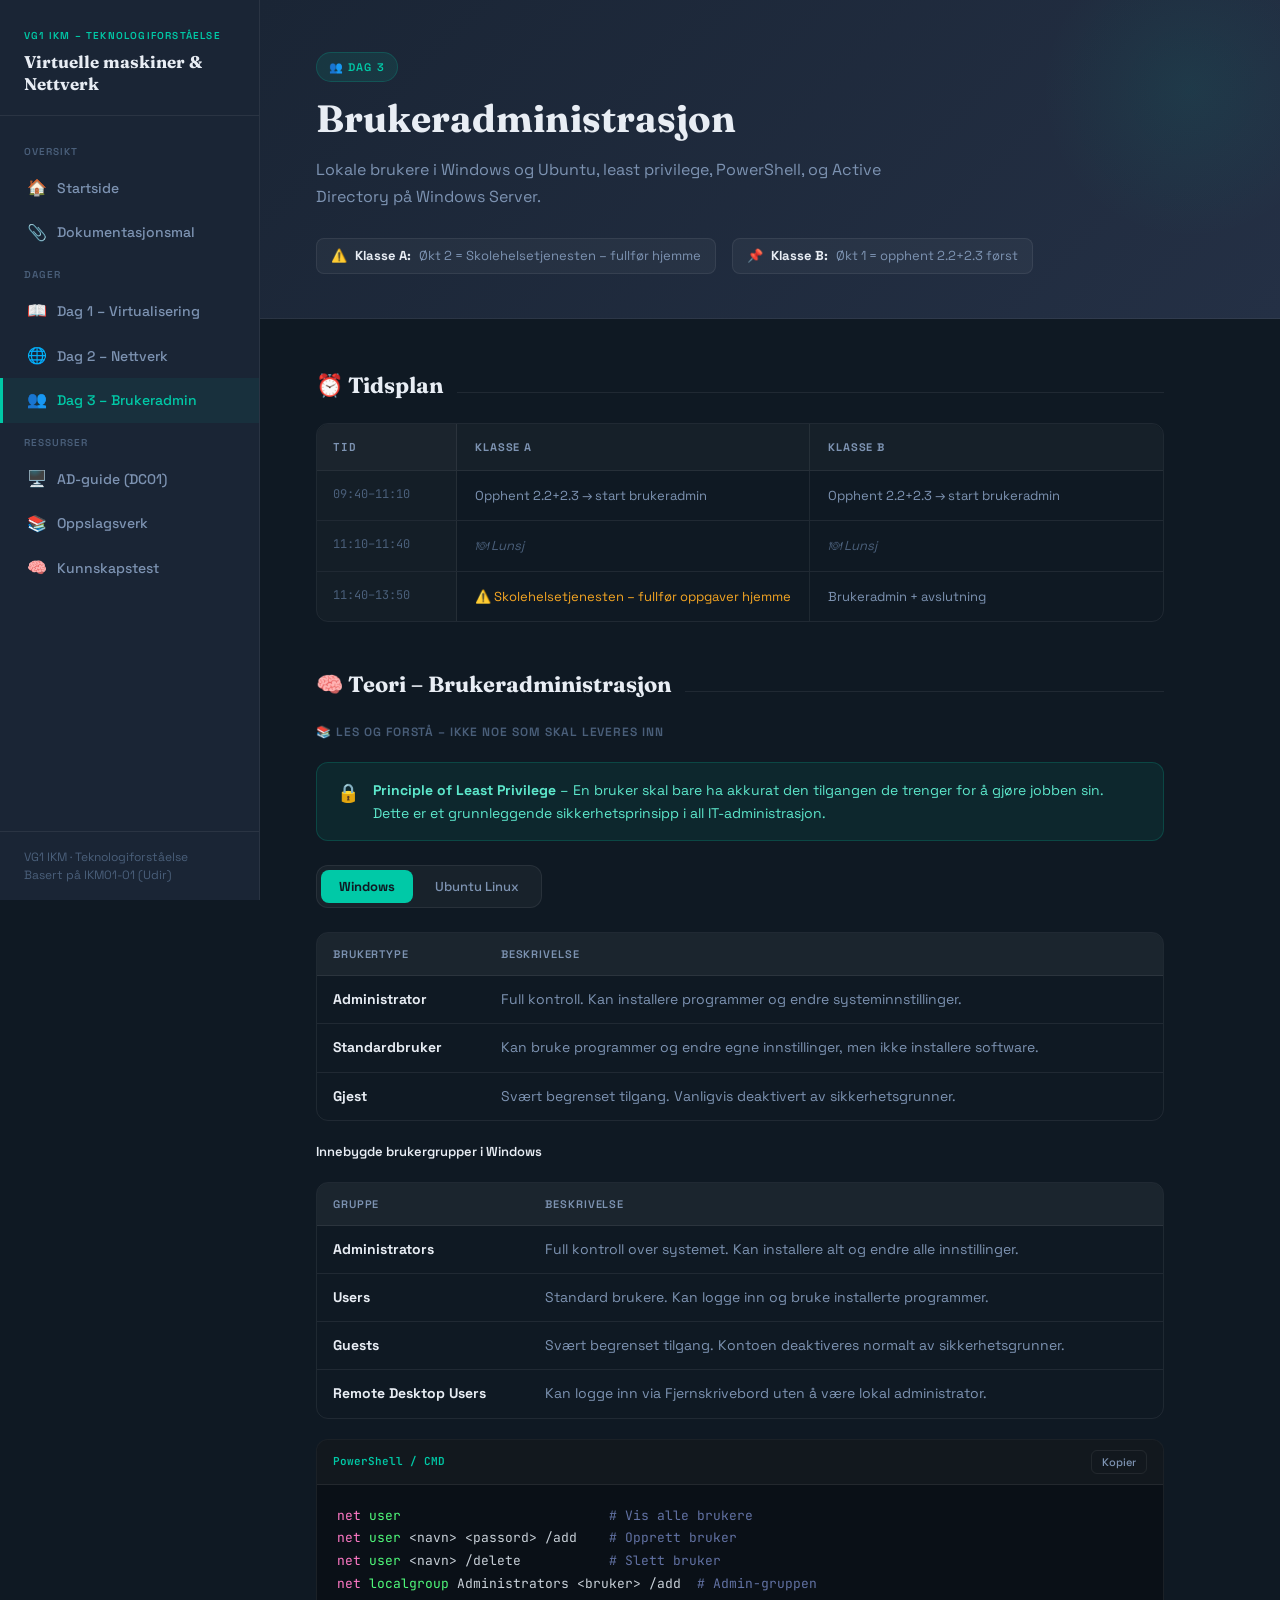
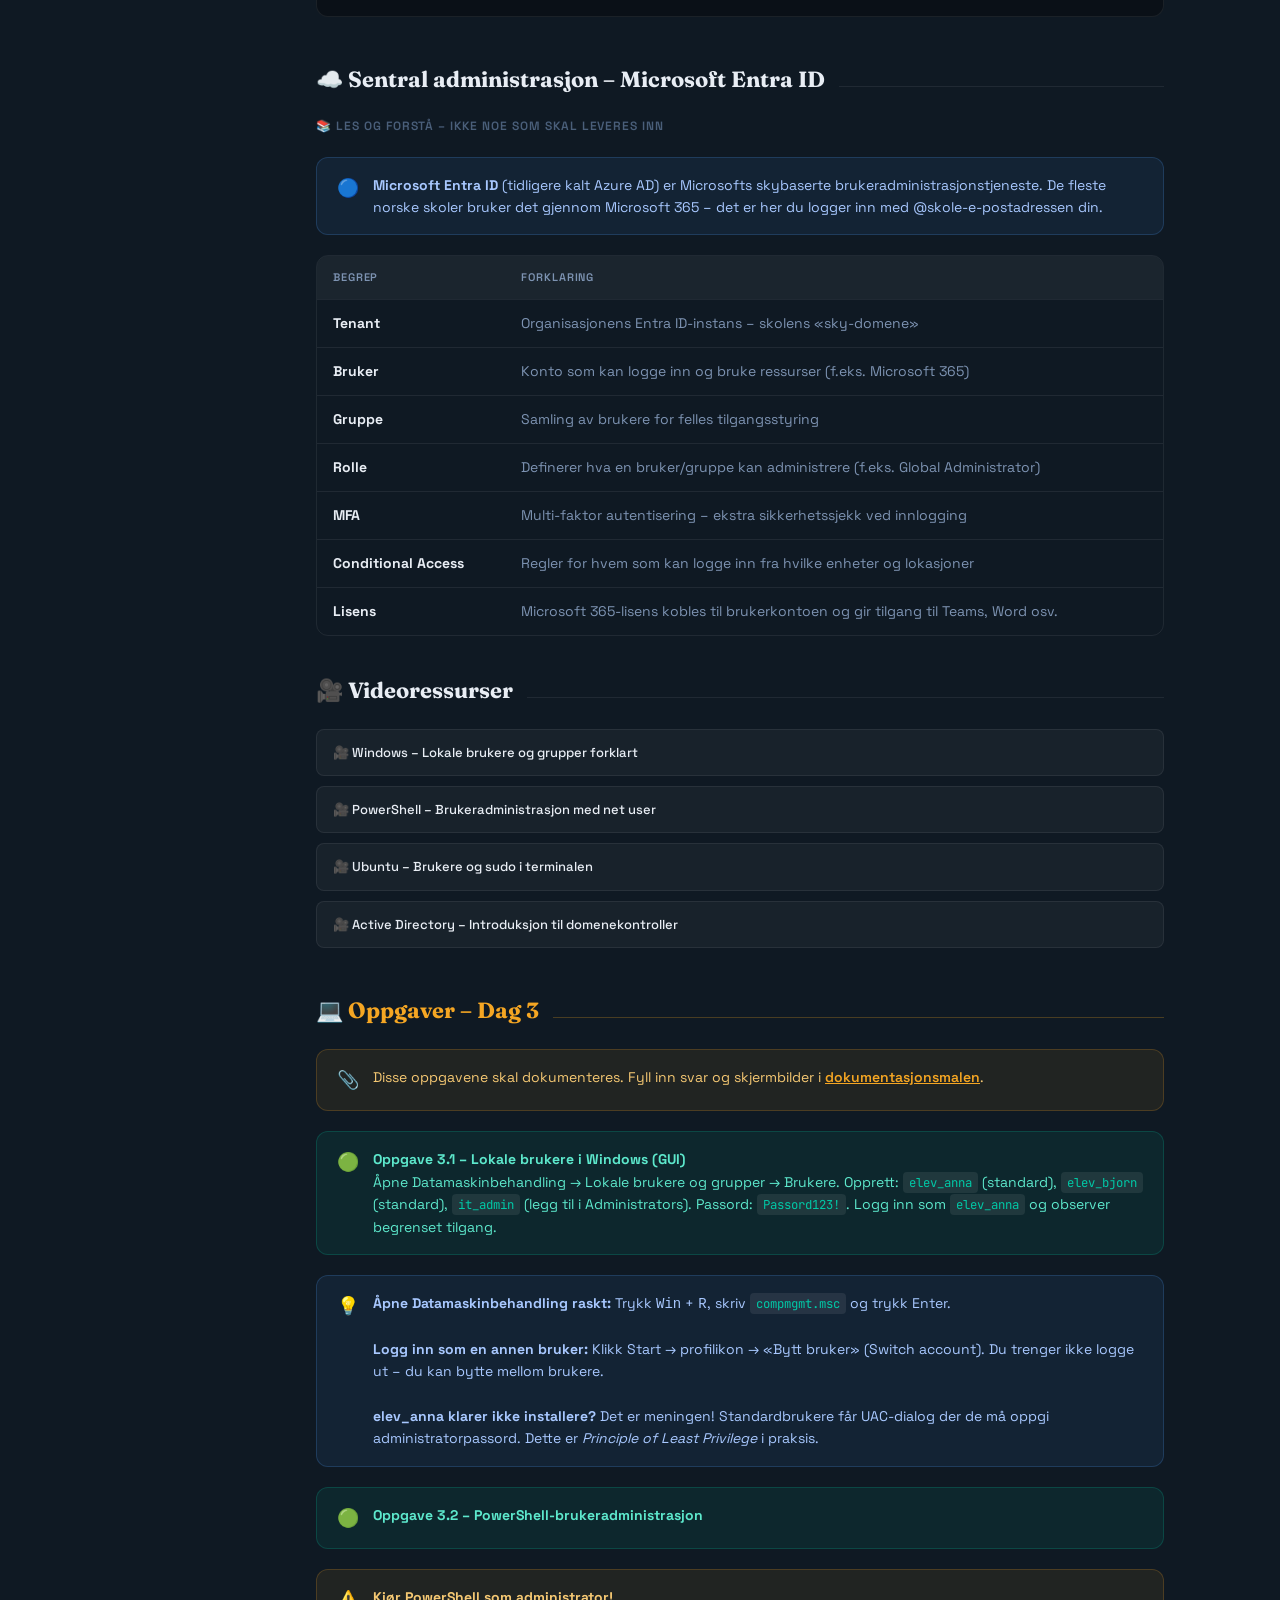
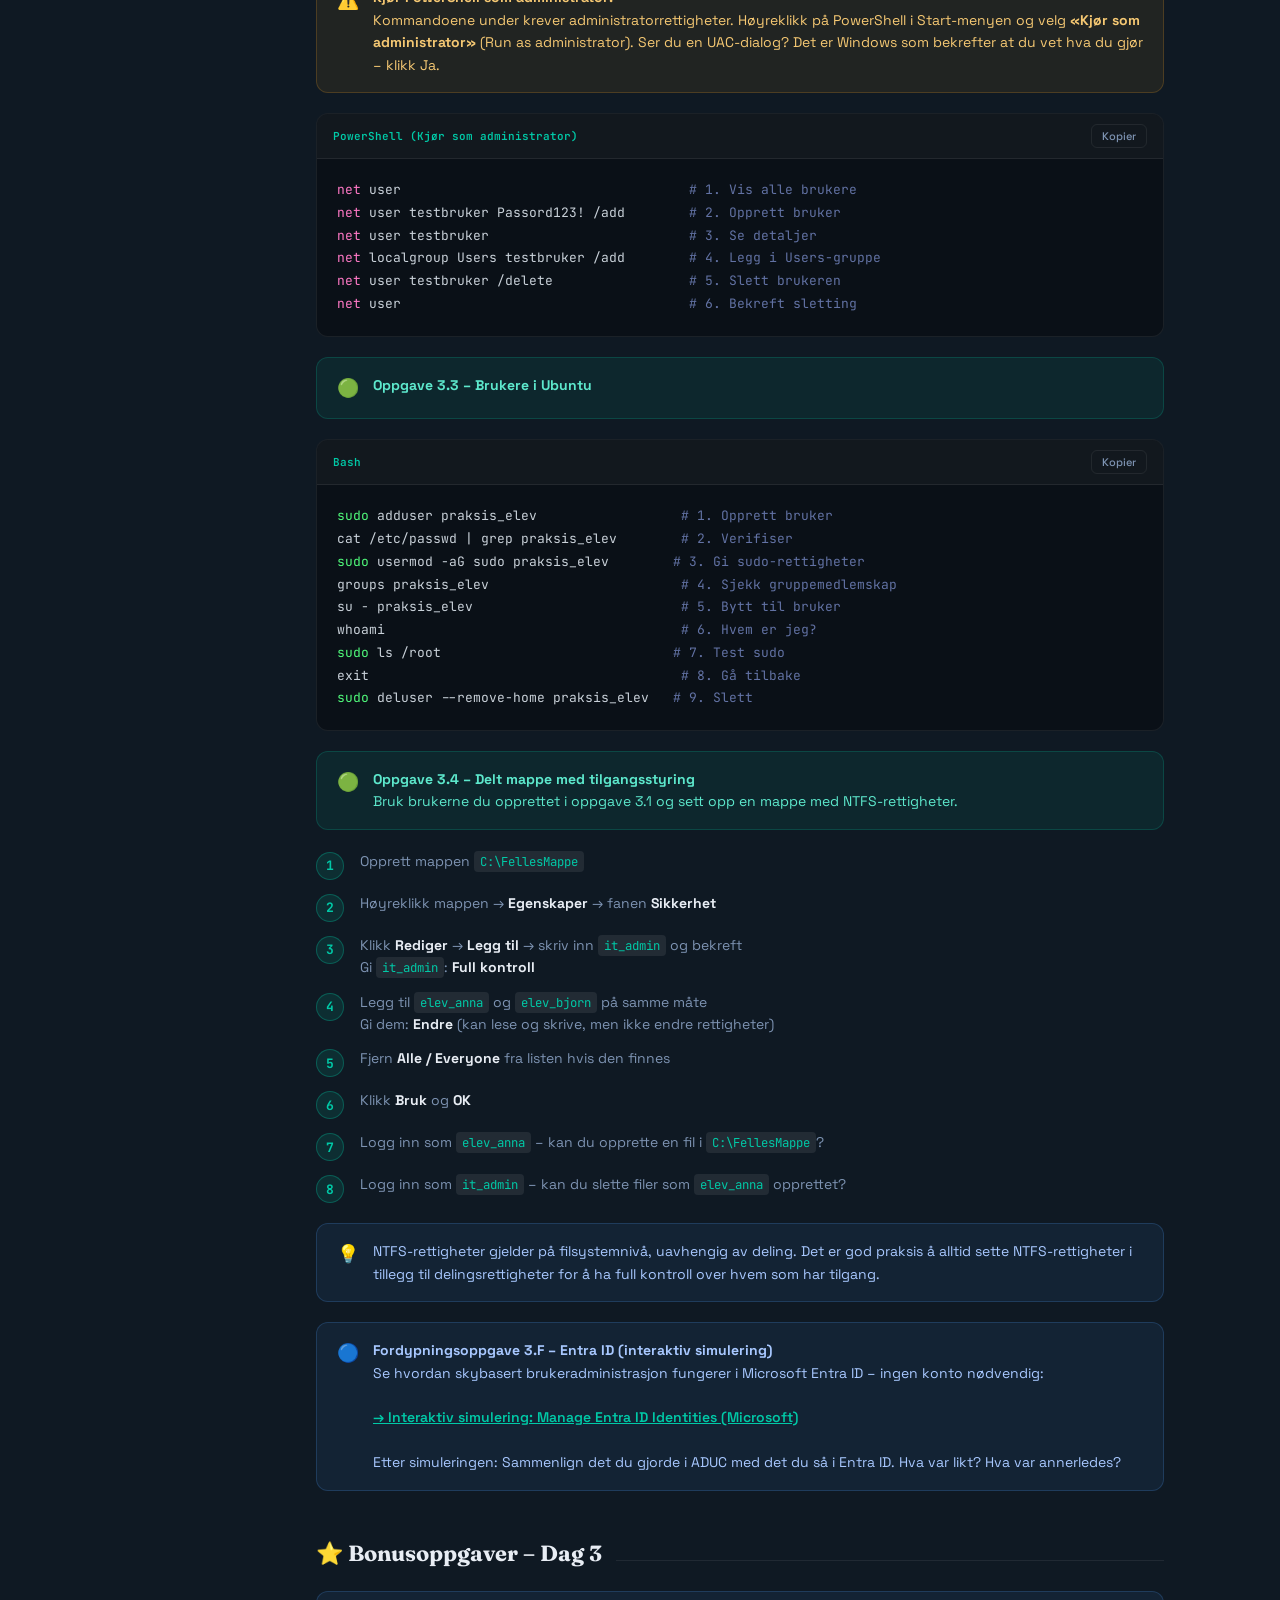
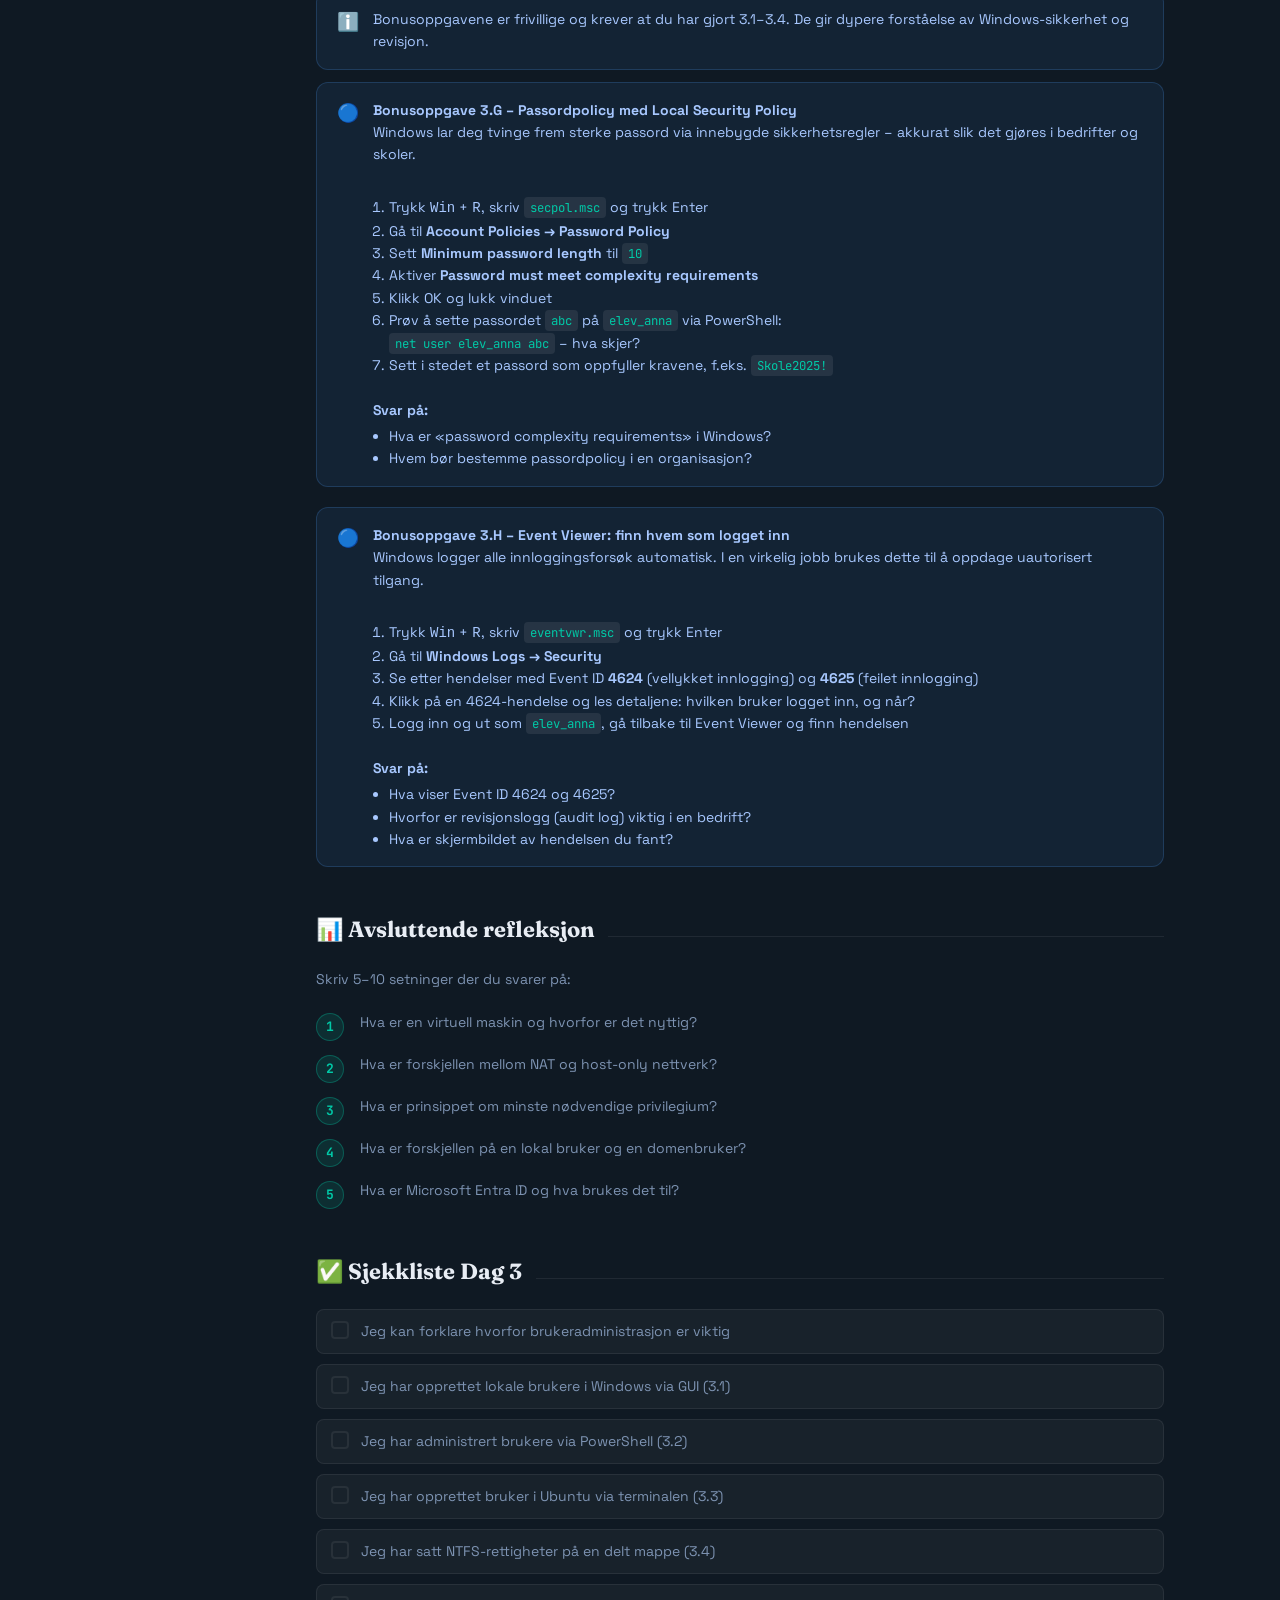
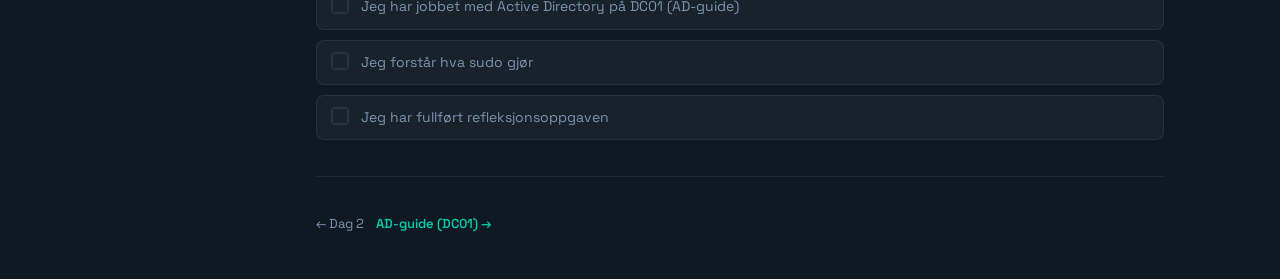
<file: dag3.html>
<!DOCTYPE html>
<html lang="no">
<head>
  <meta charset="UTF-8">
  <meta name="viewport" content="width=device-width, initial-scale=1.0">
  <title>Dag 3 – Brukeradministrasjon | VG1 IKM</title>
  <link rel="stylesheet" href="/css/style.css">
</head>
<body>
<div class="site-wrapper">
  <aside class="sidebar">
    <div class="sidebar-logo"><div class="logo-tag">VG1 IKM – Teknologiforståelse</div><h1>Virtuelle maskiner & Nettverk</h1></div>
    <nav class="sidebar-nav">
      <div class="nav-section-label">Oversikt</div>
      <a href="index.html" class="nav-link"><span class="icon">🏠</span> Startside</a>
      <a href="dokumentasjonsmal.html" class="nav-link"><span class="icon">📎</span> Dokumentasjonsmal</a>
      <div class="nav-section-label">Dager</div>
      <a href="dag1.html" class="nav-link"><span class="icon">📖</span> Dag 1 – Virtualisering</a>
      <a href="dag2.html" class="nav-link"><span class="icon">🌐</span> Dag 2 – Nettverk</a>
      <a href="dag3.html" class="nav-link active"><span class="icon">👥</span> Dag 3 – Brukeradmin</a>
      <div class="nav-section-label">Ressurser</div>
      <a href="ad-guide.html" class="nav-link"><span class="icon">🖥️</span> AD-guide (DC01)</a>
      <a href="oppslagsverk.html" class="nav-link"><span class="icon">📚</span> Oppslagsverk</a>
      <a href="kunnskapstest.html" class="nav-link"><span class="icon">🧠</span> Kunnskapstest</a>
    </nav>
    <div class="sidebar-footer">VG1 IKM · Teknologiforståelse<br>Basert på IKM01-01 (Udir)</div>
  </aside>
  <div class="overlay"></div>
  <div class="main-content">
    <div class="mobile-header"><h1>VG1 IKM</h1><button class="hamburger">☰</button></div>
    <header class="page-hero">
      <div class="hero-eyebrow">👥 Dag 3</div>
      <h1>Brukeradministrasjon</h1>
      <p class="lead">Lokale brukere i Windows og Ubuntu, least privilege, PowerShell, og Active Directory på Windows Server.</p>
      <div class="hero-meta">
        <div class="hero-meta-item">⚠️ <strong>Klasse A:</strong> Økt 2 = Skolehelsetjenesten – fullfør hjemme</div>
        <div class="hero-meta-item">📌 <strong>Klasse B:</strong> Økt 1 = opphent 2.2+2.3 først</div>
      </div>
    </header>
    <div class="content-area">

      <div class="section-header"><h2>⏰ Tidsplan</h2><div class="section-line"></div></div>
      <div style="border:1px solid var(--border);border-radius:var(--radius);overflow:hidden;margin-bottom:32px">
        <div class="schedule-row" style="background:rgba(255,255,255,0.03)">
          <div class="schedule-time" style="font-weight:700;color:var(--text-muted);font-size:11px;text-transform:uppercase;letter-spacing:.08em">Tid</div>
          <div class="schedule-cell" style="font-weight:700;color:var(--text-muted);font-size:11px;text-transform:uppercase;letter-spacing:.08em">Klasse A</div>
          <div class="schedule-cell" style="font-weight:700;color:var(--text-muted);font-size:11px;text-transform:uppercase;letter-spacing:.08em">Klasse B</div>
        </div>
        <div class="schedule-row"><div class="schedule-time">09:40–11:10</div><div class="schedule-cell">Opphent 2.2+2.3 → start brukeradmin</div><div class="schedule-cell">Opphent 2.2+2.3 → start brukeradmin</div></div>
        <div class="schedule-row"><div class="schedule-time">11:10–11:40</div><div class="schedule-cell lunch">🍽 Lunsj</div><div class="schedule-cell lunch">🍽 Lunsj</div></div>
        <div class="schedule-row"><div class="schedule-time">11:40–13:50</div><div class="schedule-cell warning">⚠️ Skolehelsetjenesten – fullfør oppgaver hjemme</div><div class="schedule-cell">Brukeradmin + avslutning</div></div>
      </div>

      <div class="section-header"><h2>🧠 Teori – Brukeradministrasjon</h2><div class="section-line"></div></div>
      <p style="color:var(--text-dim);font-size:12px;font-weight:600;text-transform:uppercase;letter-spacing:.08em;margin-bottom:16px">📚 Les og forstå – ikke noe som skal leveres inn</p>

      <div class="callout success"><span class="callout-icon">🔒</span><div><strong>Principle of Least Privilege</strong> – En bruker skal bare ha akkurat den tilgangen de trenger for å gjøre jobben sin. Dette er et grunnleggende sikkerhetsprinsipp i all IT-administrasjon.</div></div>

      <div class="tab-group" style="margin-top:24px">
        <div class="tab-bar">
          <button class="tab-btn active" data-tab="win-theory">Windows</button>
          <button class="tab-btn" data-tab="ubu-theory">Ubuntu Linux</button>
        </div>
        <div class="tab-content active" data-tab-content="win-theory">
          <div class="table-wrap"><table>
            <thead><tr><th>Brukertype</th><th>Beskrivelse</th></tr></thead>
            <tbody>
              <tr><td><strong>Administrator</strong></td><td>Full kontroll. Kan installere programmer og endre systeminnstillinger.</td></tr>
              <tr><td><strong>Standardbruker</strong></td><td>Kan bruke programmer og endre egne innstillinger, men ikke installere software.</td></tr>
              <tr><td><strong>Gjest</strong></td><td>Svært begrenset tilgang. Vanligvis deaktivert av sikkerhetsgrunner.</td></tr>
            </tbody>
          </table></div>

          <h4 style="color:var(--text);font-size:13px;font-weight:600;margin:20px 0 10px">Innebygde brukergrupper i Windows</h4>
          <div class="table-wrap"><table>
            <thead><tr><th>Gruppe</th><th>Beskrivelse</th></tr></thead>
            <tbody>
              <tr><td><strong>Administrators</strong></td><td>Full kontroll over systemet. Kan installere alt og endre alle innstillinger.</td></tr>
              <tr><td><strong>Users</strong></td><td>Standard brukere. Kan logge inn og bruke installerte programmer.</td></tr>
              <tr><td><strong>Guests</strong></td><td>Svært begrenset tilgang. Kontoen deaktiveres normalt av sikkerhetsgrunner.</td></tr>
              <tr><td><strong>Remote Desktop Users</strong></td><td>Kan logge inn via Fjernskrivebord uten å være lokal administrator.</td></tr>
            </tbody>
          </table></div>

          <div class="code-block" style="margin-top:16px">
            <div class="code-header"><span class="code-lang">PowerShell / CMD</span><button class="copy-btn">Kopier</button></div>
            <pre><span class="kw">net</span> <span class="fn">user</span>                          <span class="cm"># Vis alle brukere</span>
<span class="kw">net</span> <span class="fn">user</span> &lt;navn&gt; &lt;passord&gt; /add    <span class="cm"># Opprett bruker</span>
<span class="kw">net</span> <span class="fn">user</span> &lt;navn&gt; /delete           <span class="cm"># Slett bruker</span>
<span class="kw">net</span> <span class="fn">localgroup</span> Administrators &lt;bruker&gt; /add  <span class="cm"># Admin-gruppen</span></pre>
          </div>
        </div>
        <div class="tab-content" data-tab-content="ubu-theory">
          <div class="code-block">
            <div class="code-header"><span class="code-lang">Bash</span><button class="copy-btn">Kopier</button></div>
            <pre><span class="fn">sudo</span> adduser &lt;brukernavn&gt;          <span class="cm"># Opprett bruker</span>
<span class="fn">sudo</span> deluser --remove-home &lt;navn&gt;  <span class="cm"># Slett med hjemmappe</span>
<span class="fn">sudo</span> passwd &lt;brukernavn&gt;          <span class="cm"># Endre passord</span>
<span class="fn">sudo</span> usermod -aG sudo &lt;bruker&gt;   <span class="cm"># Gi sudo-rettigheter</span>
cat /etc/passwd                    <span class="cm"># Vis alle brukere</span>
su - &lt;brukernavn&gt;                  <span class="cm"># Bytt til bruker</span></pre>
          </div>
          <div class="callout info" style="margin-top:12px"><span class="callout-icon">💡</span><div><code>sudo</code> lar deg utføre enkeltkommandoer med administratorrettigheter uten å være logget inn som root. Tryggere enn å jobbe som root.</div></div>
        </div>
      </div>

      <div class="section-header" style="margin-top:44px"><h2>☁️ Sentral administrasjon – Microsoft Entra ID</h2><div class="section-line"></div></div>
      <p style="color:var(--text-dim);font-size:12px;font-weight:600;text-transform:uppercase;letter-spacing:.08em;margin-bottom:16px">📚 Les og forstå – ikke noe som skal leveres inn</p>

      <div class="callout info" style="margin-bottom:16px"><span class="callout-icon">🔵</span><div><strong>Microsoft Entra ID</strong> (tidligere kalt Azure AD) er Microsofts skybaserte brukeradministrasjonstjeneste. De fleste norske skoler bruker det gjennom Microsoft 365 – det er her du logger inn med @skole-e-postadressen din.</div></div>

      <div class="table-wrap"><table>
        <thead><tr><th>Begrep</th><th>Forklaring</th></tr></thead>
        <tbody>
          <tr><td><strong>Tenant</strong></td><td>Organisasjonens Entra ID-instans – skolens «sky-domene»</td></tr>
          <tr><td><strong>Bruker</strong></td><td>Konto som kan logge inn og bruke ressurser (f.eks. Microsoft 365)</td></tr>
          <tr><td><strong>Gruppe</strong></td><td>Samling av brukere for felles tilgangsstyring</td></tr>
          <tr><td><strong>Rolle</strong></td><td>Definerer hva en bruker/gruppe kan administrere (f.eks. Global Administrator)</td></tr>
          <tr><td><strong>MFA</strong></td><td>Multi-faktor autentisering – ekstra sikkerhetssjekk ved innlogging</td></tr>
          <tr><td><strong>Conditional Access</strong></td><td>Regler for hvem som kan logge inn fra hvilke enheter og lokasjoner</td></tr>
          <tr><td><strong>Lisens</strong></td><td>Microsoft 365-lisens kobles til brukerkontoen og gir tilgang til Teams, Word osv.</td></tr>
        </tbody>
      </table></div>

      <div class="section-header" style="margin-top:36px"><h2>🎥 Videoressurser</h2><div class="section-line"></div></div>
      <div style="display:flex;flex-direction:column;gap:10px;margin-bottom:8px">
        <a href="https://www.youtube.com/results?search_query=windows+local+user+accounts+groups+tutorial" target="_blank" rel="noopener noreferrer" style="display:flex;align-items:center;gap:10px;padding:12px 16px;background:var(--card-bg);border:1px solid var(--border);border-radius:var(--radius-sm);color:var(--text);text-decoration:none;font-size:13px;font-weight:500;transition:var(--transition)">🎥 Windows – Lokale brukere og grupper forklart</a>
        <a href="https://www.youtube.com/results?search_query=powershell+net+user+local+user+management" target="_blank" rel="noopener noreferrer" style="display:flex;align-items:center;gap:10px;padding:12px 16px;background:var(--card-bg);border:1px solid var(--border);border-radius:var(--radius-sm);color:var(--text);text-decoration:none;font-size:13px;font-weight:500;transition:var(--transition)">🎥 PowerShell – Brukeradministrasjon med net user</a>
        <a href="https://www.youtube.com/results?search_query=ubuntu+linux+create+users+sudo+groups+terminal" target="_blank" rel="noopener noreferrer" style="display:flex;align-items:center;gap:10px;padding:12px 16px;background:var(--card-bg);border:1px solid var(--border);border-radius:var(--radius-sm);color:var(--text);text-decoration:none;font-size:13px;font-weight:500;transition:var(--transition)">🎥 Ubuntu – Brukere og sudo i terminalen</a>
        <a href="https://www.youtube.com/results?search_query=active+directory+domain+services+introduction+beginners" target="_blank" rel="noopener noreferrer" style="display:flex;align-items:center;gap:10px;padding:12px 16px;background:var(--card-bg);border:1px solid var(--border);border-radius:var(--radius-sm);color:var(--text);text-decoration:none;font-size:13px;font-weight:500;transition:var(--transition)">🎥 Active Directory – Introduksjon til domenekontroller</a>
      </div>

      <div class="section-header task-section-header" style="margin-top:44px"><h2>💻 Oppgaver – Dag 3</h2><div class="section-line"></div></div>
      <div class="callout warning task-reminder"><span class="callout-icon">📎</span><div>Disse oppgavene skal dokumenteres. Fyll inn svar og skjermbilder i <a href="dokumentasjonsmal.html" style="color:var(--amber);font-weight:600">dokumentasjonsmalen</a>.</div></div>

      <div class="callout success"><span class="callout-icon">🟢</span><div><strong>Oppgave 3.1 – Lokale brukere i Windows (GUI)</strong><br>Åpne Datamaskinbehandling → Lokale brukere og grupper → Brukere. Opprett: <code>elev_anna</code> (standard), <code>elev_bjorn</code> (standard), <code>it_admin</code> (legg til i Administrators). Passord: <code>Passord123!</code>. Logg inn som <code>elev_anna</code> og observer begrenset tilgang.</div></div>

      <div class="callout info" style="margin-top:8px">
        <span class="callout-icon">💡</span>
        <div>
          <strong>Åpne Datamaskinbehandling raskt:</strong> Trykk <kbd>Win</kbd> + <kbd>R</kbd>, skriv <code>compmgmt.msc</code> og trykk Enter.<br><br>
          <strong>Logg inn som en annen bruker:</strong> Klikk Start → profilikon → «Bytt bruker» (Switch account). Du trenger ikke logge ut – du kan bytte mellom brukere.<br><br>
          <strong>elev_anna klarer ikke installere?</strong> Det er meningen! Standardbrukere får UAC-dialog der de må oppgi administratorpassord. Dette er <em>Principle of Least Privilege</em> i praksis.
        </div>
      </div>

      <div class="callout success" style="margin-top:16px"><span class="callout-icon">🟢</span><div><strong>Oppgave 3.2 – PowerShell-brukeradministrasjon</strong></div></div>

      <div class="callout warning" style="margin-top:8px">
        <span class="callout-icon">⚠️</span>
        <div><strong>Kjør PowerShell som administrator!</strong><br>
        Kommandoene under krever administratorrettigheter. Høyreklikk på PowerShell i Start-menyen og velg <strong>«Kjør som administrator»</strong> (Run as administrator). Ser du en UAC-dialog? Det er Windows som bekrefter at du vet hva du gjør – klikk Ja.</div>
      </div>

      <div class="code-block" style="margin-top:12px">
        <div class="code-header"><span class="code-lang">PowerShell (Kjør som administrator)</span><button class="copy-btn">Kopier</button></div>
        <pre><span class="kw">net</span> user                                    <span class="cm"># 1. Vis alle brukere</span>
<span class="kw">net</span> user testbruker Passord123! /add        <span class="cm"># 2. Opprett bruker</span>
<span class="kw">net</span> user testbruker                         <span class="cm"># 3. Se detaljer</span>
<span class="kw">net</span> localgroup Users testbruker /add        <span class="cm"># 4. Legg i Users-gruppe</span>
<span class="kw">net</span> user testbruker /delete                 <span class="cm"># 5. Slett brukeren</span>
<span class="kw">net</span> user                                    <span class="cm"># 6. Bekreft sletting</span></pre>
      </div>

      <div class="callout success" style="margin-top:16px"><span class="callout-icon">🟢</span><div><strong>Oppgave 3.3 – Brukere i Ubuntu</strong></div></div>
      <div class="code-block" style="margin-top:12px">
        <div class="code-header"><span class="code-lang">Bash</span><button class="copy-btn">Kopier</button></div>
        <pre><span class="fn">sudo</span> adduser praksis_elev                  <span class="cm"># 1. Opprett bruker</span>
cat /etc/passwd | grep praksis_elev        <span class="cm"># 2. Verifiser</span>
<span class="fn">sudo</span> usermod -aG sudo praksis_elev        <span class="cm"># 3. Gi sudo-rettigheter</span>
groups praksis_elev                        <span class="cm"># 4. Sjekk gruppemedlemskap</span>
su - praksis_elev                          <span class="cm"># 5. Bytt til bruker</span>
whoami                                     <span class="cm"># 6. Hvem er jeg?</span>
<span class="fn">sudo</span> ls /root                             <span class="cm"># 7. Test sudo</span>
exit                                       <span class="cm"># 8. Gå tilbake</span>
<span class="fn">sudo</span> deluser --remove-home praksis_elev   <span class="cm"># 9. Slett</span></pre>
      </div>

      <div class="callout success" style="margin-top:16px"><span class="callout-icon">🟢</span><div>
        <strong>Oppgave 3.4 – Delt mappe med tilgangsstyring</strong><br>
        Bruk brukerne du opprettet i oppgave 3.1 og sett opp en mappe med NTFS-rettigheter.
      </div></div>
      <ol class="steps" style="margin-top:12px">
        <li><p>Opprett mappen <code>C:\FellesMappe</code></p></li>
        <li><p>Høyreklikk mappen → <strong>Egenskaper</strong> → fanen <strong>Sikkerhet</strong></p></li>
        <li><p>Klikk <strong>Rediger</strong> → <strong>Legg til</strong> → skriv inn <code>it_admin</code> og bekreft<br>
        Gi <code>it_admin</code>: <strong>Full kontroll</strong></p></li>
        <li><p>Legg til <code>elev_anna</code> og <code>elev_bjorn</code> på samme måte<br>
        Gi dem: <strong>Endre</strong> (kan lese og skrive, men ikke endre rettigheter)</p></li>
        <li><p>Fjern <strong>Alle / Everyone</strong> fra listen hvis den finnes</p></li>
        <li><p>Klikk <strong>Bruk</strong> og <strong>OK</strong></p></li>
        <li><p>Logg inn som <code>elev_anna</code> – kan du opprette en fil i <code>C:\FellesMappe</code>?</p></li>
        <li><p>Logg inn som <code>it_admin</code> – kan du slette filer som <code>elev_anna</code> opprettet?</p></li>
      </ol>
      <div class="callout info" style="margin-top:12px"><span class="callout-icon">💡</span><div>NTFS-rettigheter gjelder på filsystemnivå, uavhengig av deling. Det er god praksis å alltid sette NTFS-rettigheter i tillegg til delingsrettigheter for å ha full kontroll over hvem som har tilgang.</div></div>

      <div class="callout info" style="margin-top:20px"><span class="callout-icon">🔵</span><div>
        <strong>Fordypningsoppgave 3.F – Entra ID (interaktiv simulering)</strong><br>
        Se hvordan skybasert brukeradministrasjon fungerer i Microsoft Entra ID – ingen konto nødvendig:<br><br>
        <a href="https://mslabs.cloudguides.com/guides/AZ-104%20Exam%20Guide%20-%20Microsoft%20Azure%20Administrator%20Exercise%201" target="_blank" rel="noopener noreferrer" style="color:var(--teal);font-weight:600">→ Interaktiv simulering: Manage Entra ID Identities (Microsoft)</a><br><br>
        Etter simuleringen: Sammenlign det du gjorde i ADUC med det du så i Entra ID. Hva var likt? Hva var annerledes?
      </div></div>

      <div class="section-header" style="margin-top:44px"><h2>⭐ Bonusoppgaver – Dag 3</h2><div class="section-line"></div></div>
      <div class="callout info" style="margin-bottom:4px"><span class="callout-icon">ℹ️</span><div>Bonusoppgavene er frivillige og krever at du har gjort 3.1–3.4. De gir dypere forståelse av Windows-sikkerhet og revisjon.</div></div>

      <div class="callout info" style="margin-top:12px">
        <span class="callout-icon">🔵</span>
        <div>
          <strong>Bonusoppgave 3.G – Passordpolicy med Local Security Policy</strong><br>
          Windows lar deg tvinge frem sterke passord via innebygde sikkerhetsregler – akkurat slik det gjøres i bedrifter og skoler.<br><br>
          <ol style="margin:8px 0 0 16px;padding:0">
            <li>Trykk <kbd>Win</kbd> + <kbd>R</kbd>, skriv <code>secpol.msc</code> og trykk Enter</li>
            <li>Gå til <strong>Account Policies → Password Policy</strong></li>
            <li>Sett <strong>Minimum password length</strong> til <code>10</code></li>
            <li>Aktiver <strong>Password must meet complexity requirements</strong></li>
            <li>Klikk OK og lukk vinduet</li>
            <li>Prøv å sette passordet <code>abc</code> på <code>elev_anna</code> via PowerShell:<br><code>net user elev_anna abc</code> – hva skjer?</li>
            <li>Sett i stedet et passord som oppfyller kravene, f.eks. <code>Skole2025!</code></li>
          </ol>
          <br>
          <strong>Svar på:</strong>
          <ul style="margin:4px 0 0 16px;padding:0">
            <li>Hva er «password complexity requirements» i Windows?</li>
            <li>Hvem bør bestemme passordpolicy i en organisasjon?</li>
          </ul>
        </div>
      </div>

      <div class="callout info" style="margin-top:12px">
        <span class="callout-icon">🔵</span>
        <div>
          <strong>Bonusoppgave 3.H – Event Viewer: finn hvem som logget inn</strong><br>
          Windows logger alle innloggingsforsøk automatisk. I en virkelig jobb brukes dette til å oppdage uautorisert tilgang.<br><br>
          <ol style="margin:8px 0 0 16px;padding:0">
            <li>Trykk <kbd>Win</kbd> + <kbd>R</kbd>, skriv <code>eventvwr.msc</code> og trykk Enter</li>
            <li>Gå til <strong>Windows Logs → Security</strong></li>
            <li>Se etter hendelser med Event ID <strong>4624</strong> (vellykket innlogging) og <strong>4625</strong> (feilet innlogging)</li>
            <li>Klikk på en 4624-hendelse og les detaljene: hvilken bruker logget inn, og når?</li>
            <li>Logg inn og ut som <code>elev_anna</code>, gå tilbake til Event Viewer og finn hendelsen</li>
          </ol>
          <br>
          <strong>Svar på:</strong>
          <ul style="margin:4px 0 0 16px;padding:0">
            <li>Hva viser Event ID 4624 og 4625?</li>
            <li>Hvorfor er revisjonslogg (audit log) viktig i en bedrift?</li>
            <li>Hva er skjermbildet av hendelsen du fant?</li>
          </ul>
        </div>
      </div>

      <div class="section-header" style="margin-top:44px"><h2>📊 Avsluttende refleksjon</h2><div class="section-line"></div></div>
      <p style="color:var(--text-muted);font-size:14px;margin-bottom:16px">Skriv 5–10 setninger der du svarer på:</p>
      <ol class="steps">
        <li><p>Hva er en virtuell maskin og hvorfor er det nyttig?</p></li>
        <li><p>Hva er forskjellen mellom NAT og host-only nettverk?</p></li>
        <li><p>Hva er prinsippet om minste nødvendige privilegium?</p></li>
        <li><p>Hva er forskjellen på en lokal bruker og en domenbruker?</p></li>
        <li><p>Hva er Microsoft Entra ID og hva brukes det til?</p></li>
      </ol>

      <div class="section-header" style="margin-top:44px"><h2>✅ Sjekkliste Dag 3</h2><div class="section-line"></div></div>
      <ul class="checklist">
        <li><span class="check-box"></span> Jeg kan forklare hvorfor brukeradministrasjon er viktig</li>
        <li><span class="check-box"></span> Jeg har opprettet lokale brukere i Windows via GUI (3.1)</li>
        <li><span class="check-box"></span> Jeg har administrert brukere via PowerShell (3.2)</li>
        <li><span class="check-box"></span> Jeg har opprettet bruker i Ubuntu via terminalen (3.3)</li>
        <li><span class="check-box"></span> Jeg har satt NTFS-rettigheter på en delt mappe (3.4)</li>
        <li><span class="check-box"></span> Jeg har jobbet med Active Directory på DC01 (AD-guide)</li>
        <li><span class="check-box"></span> Jeg forstår hva sudo gjør</li>
        <li><span class="check-box"></span> Jeg har fullført refleksjonsoppgaven</li>
      </ul>
      <hr class="divider">
      <div style="display:flex;gap:12px;flex-wrap:wrap">
        <a href="dag2.html" style="color:var(--text-muted);text-decoration:none;font-size:13px">← Dag 2</a>
        <a href="ad-guide.html" style="color:var(--teal);text-decoration:none;font-size:13px;font-weight:600">AD-guide (DC01) →</a>
      </div>
    </div>
  </div>
</div>
<script src="/js/main.js"></script>
</body>
</html>
</file>
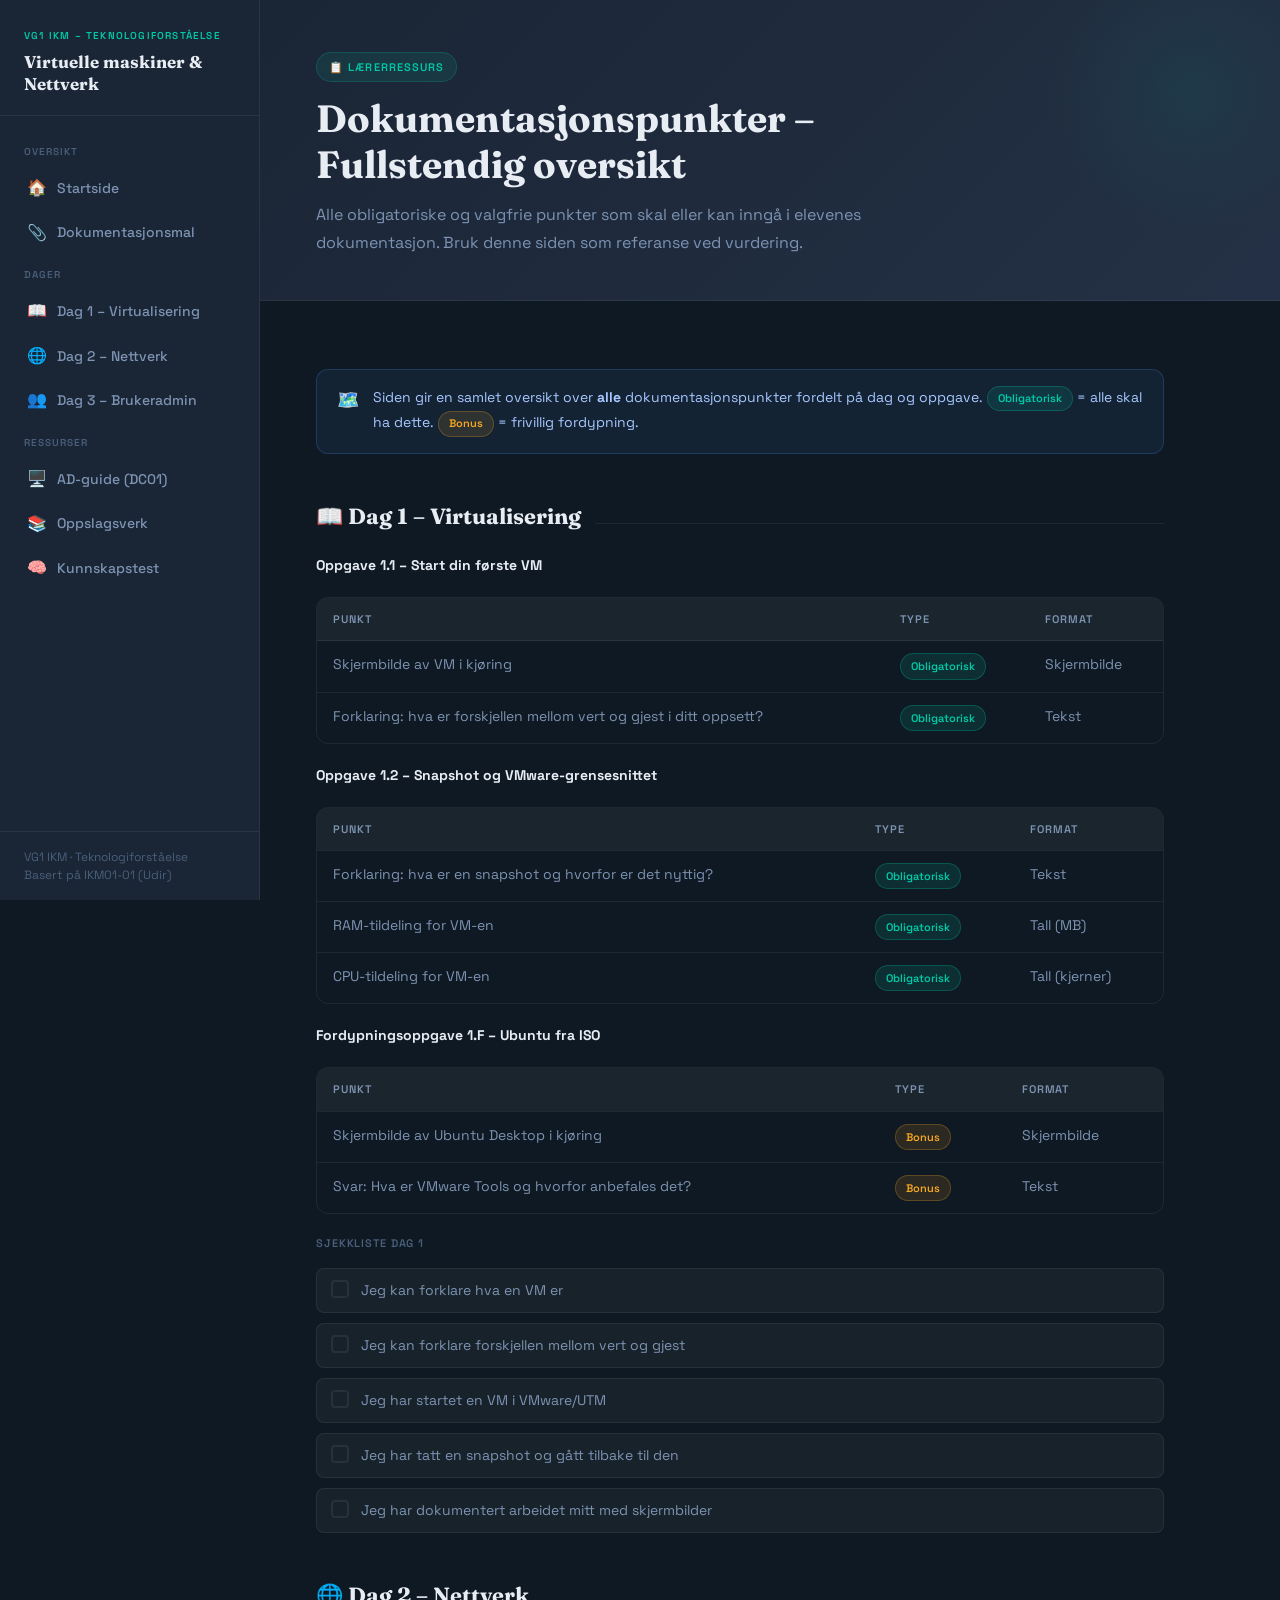
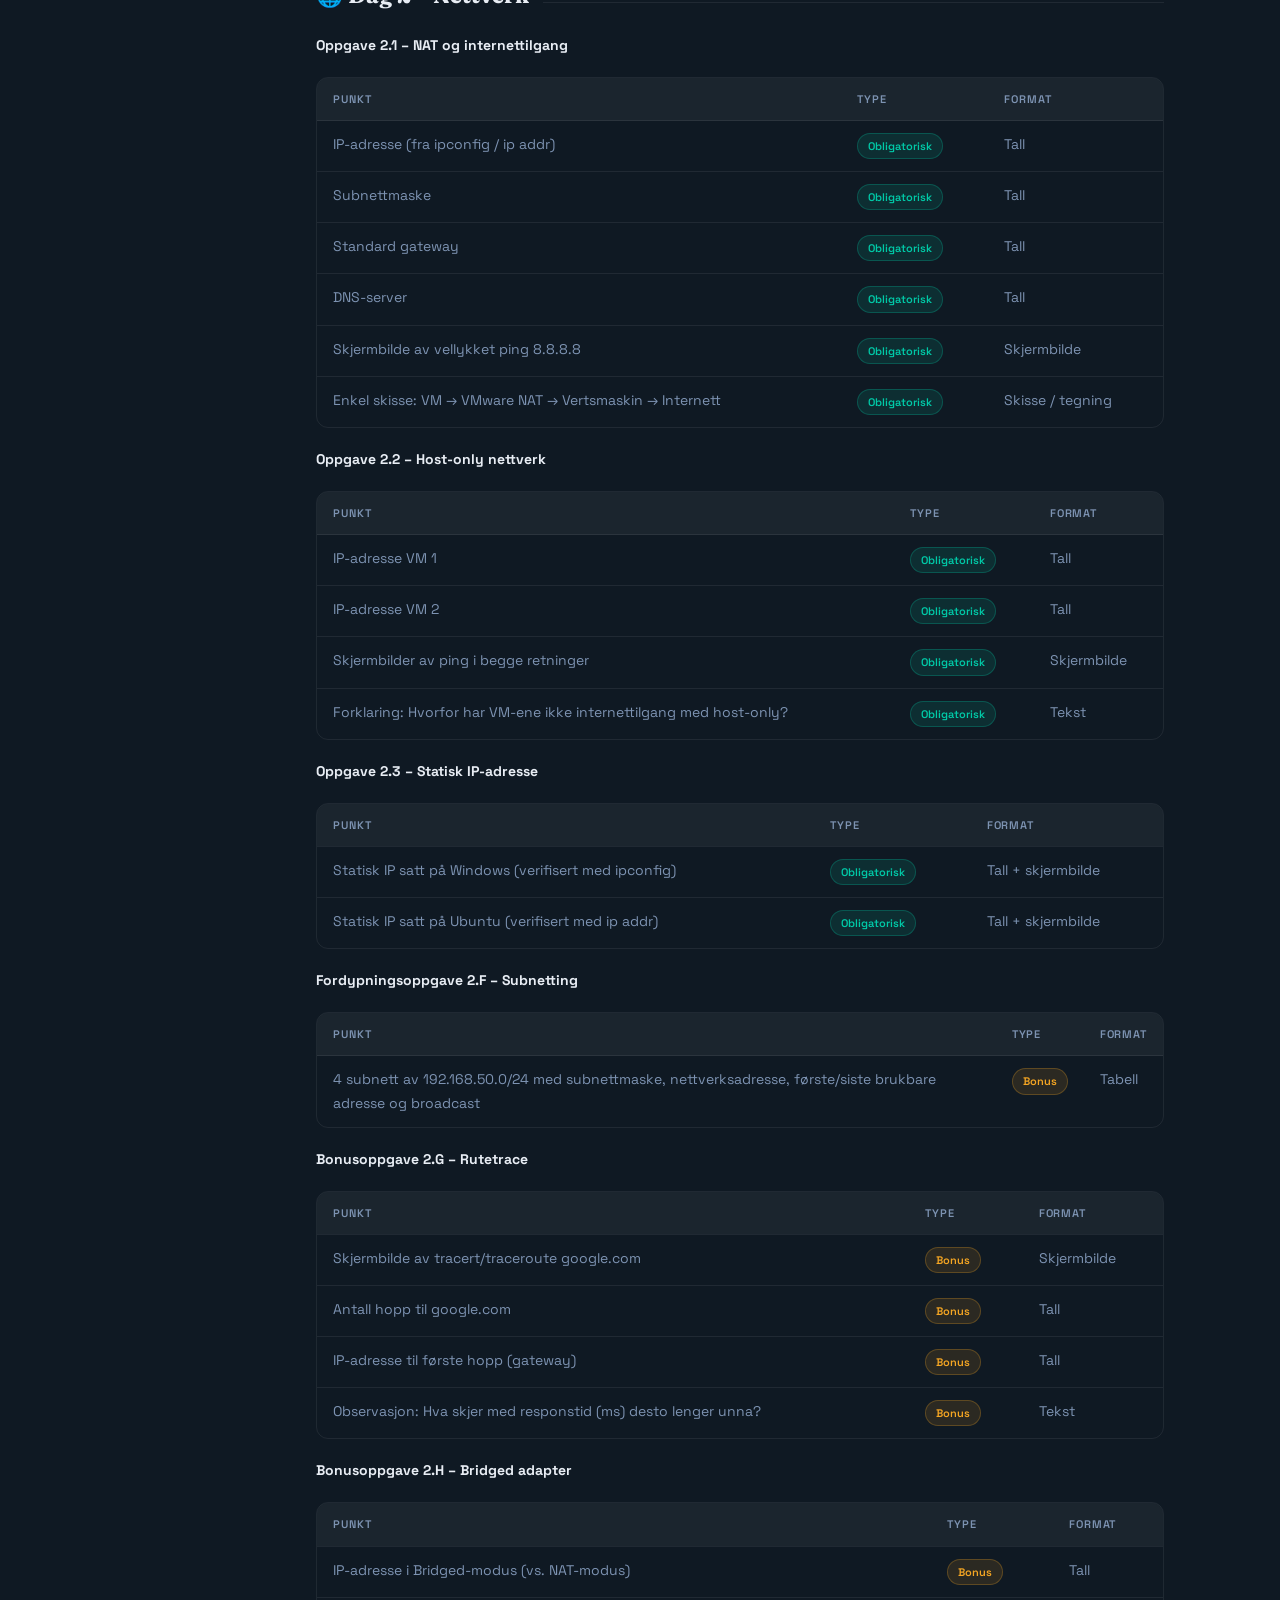
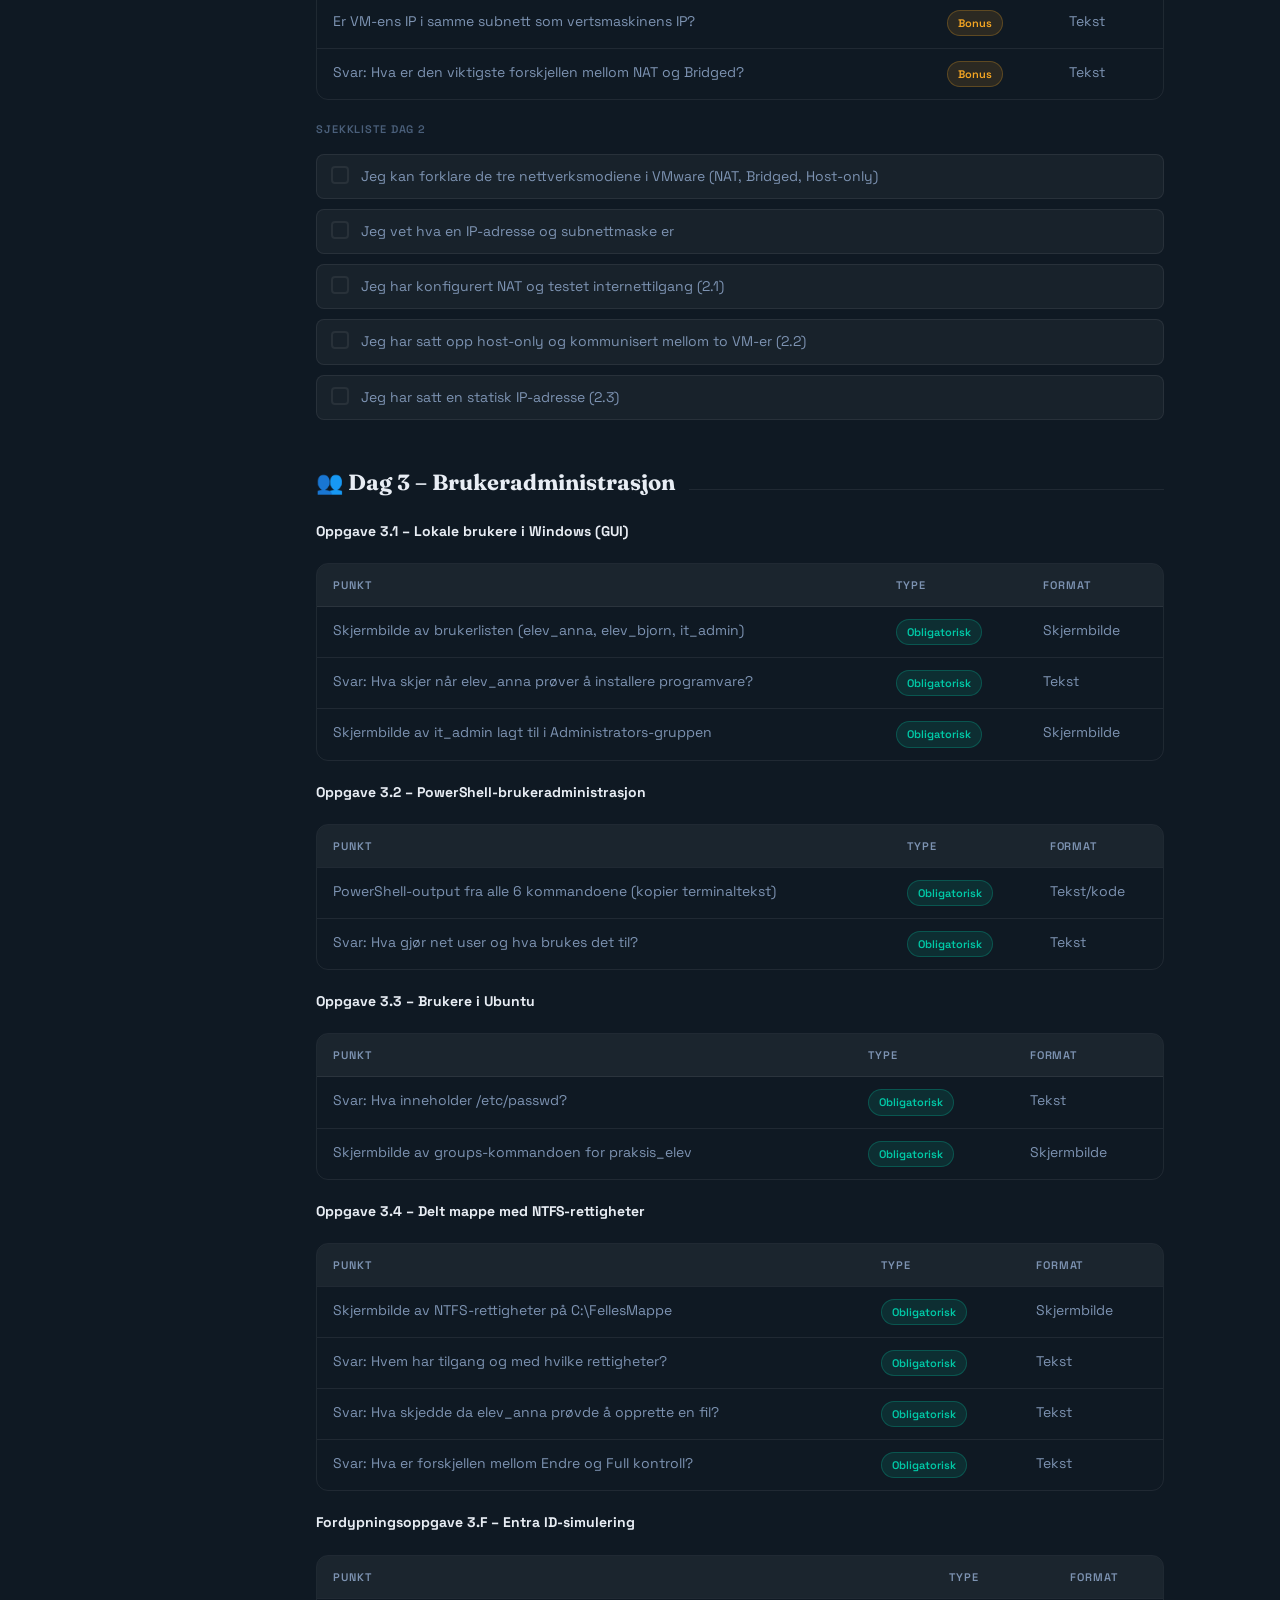
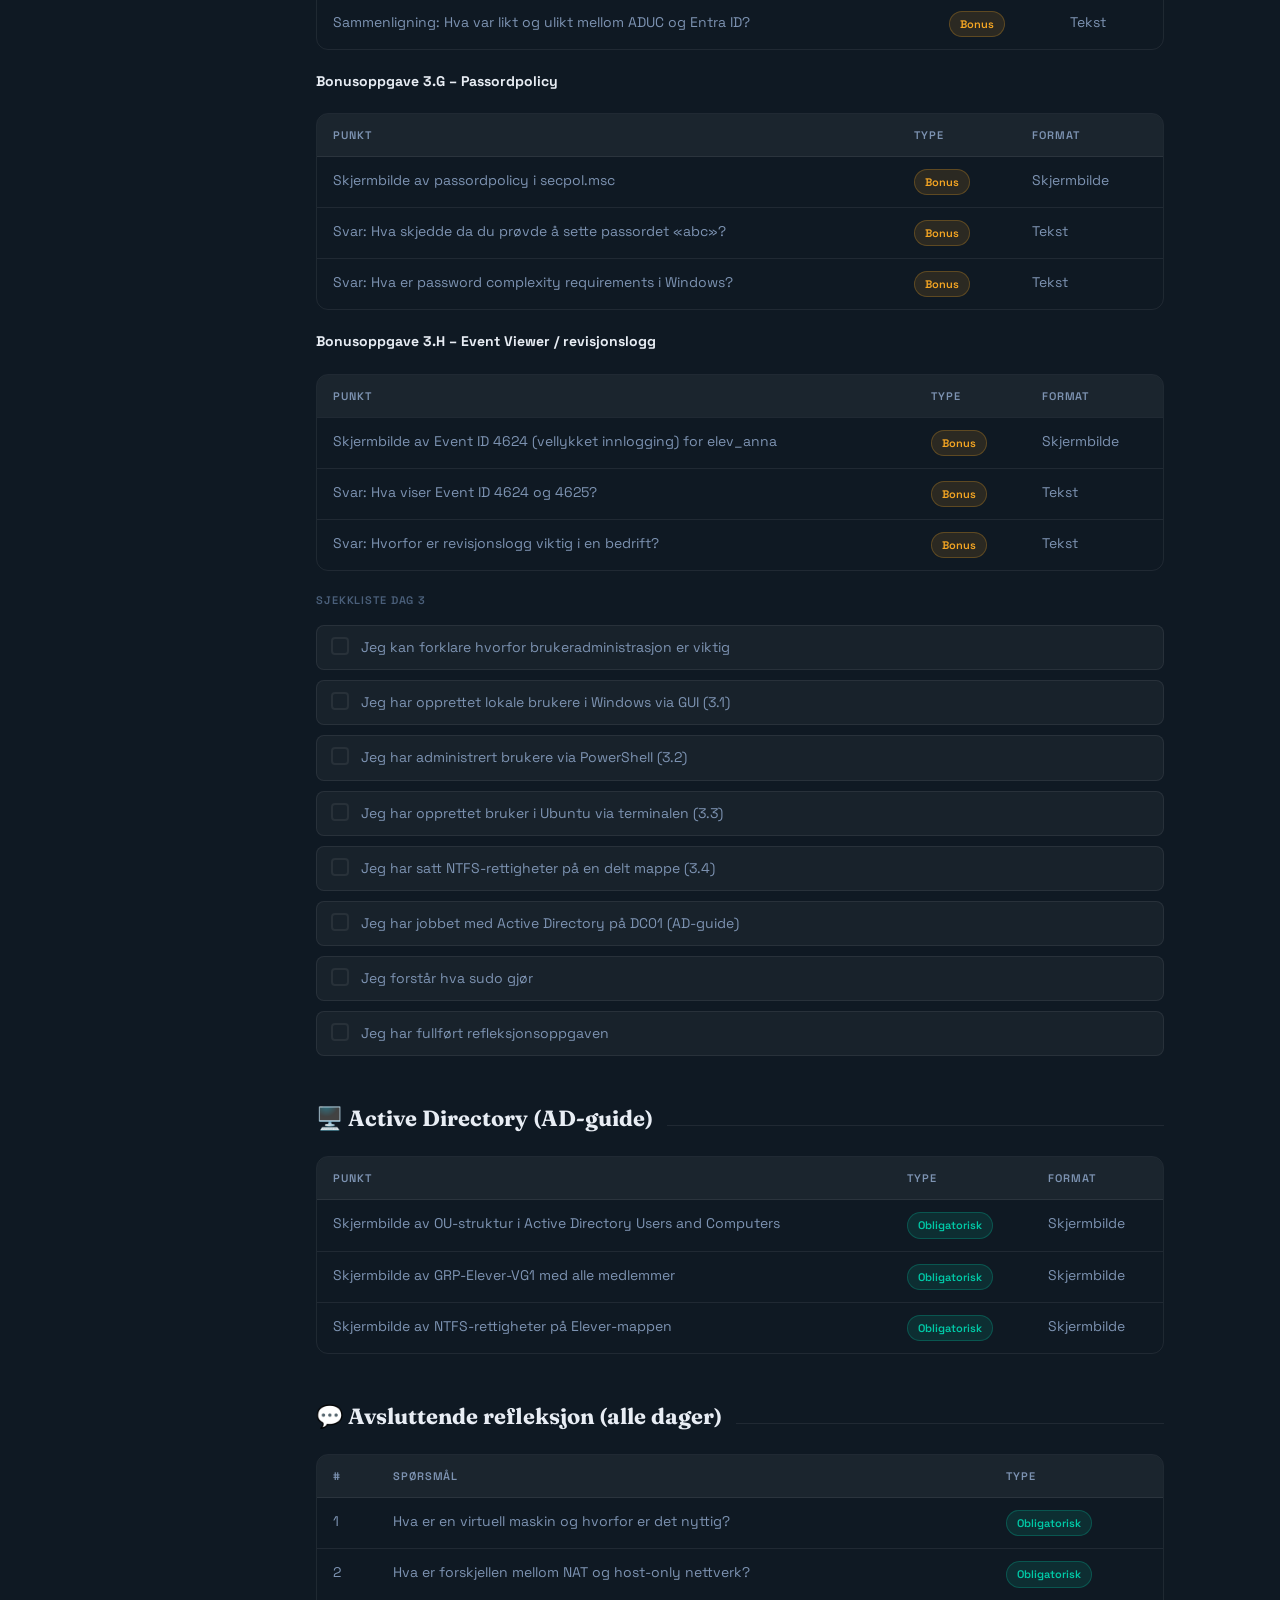
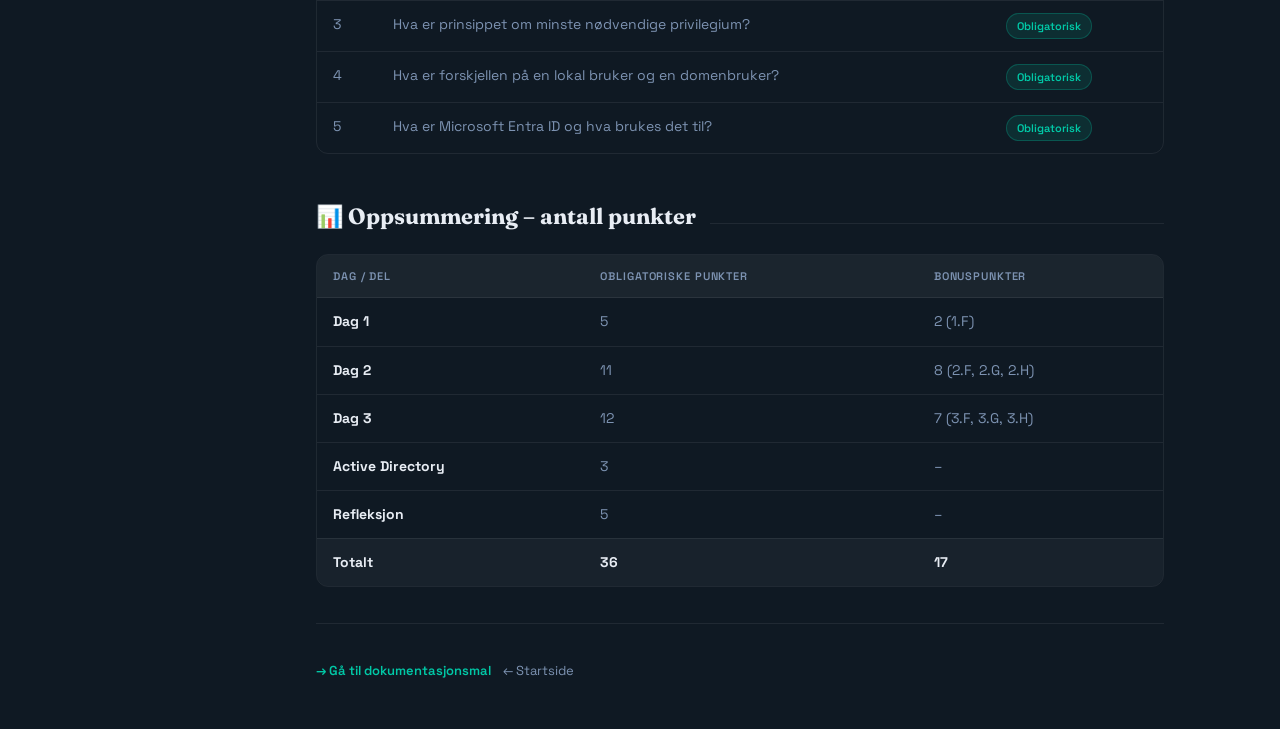
<file: dokumentasjon-punkter.html>
<!DOCTYPE html>
<html lang="no">
<head>
  <meta charset="UTF-8">
  <meta name="viewport" content="width=device-width, initial-scale=1.0">
  <title>Dokumentasjonspunkter – Oversikt | VG1 IKM</title>
  <link rel="stylesheet" href="/css/style.css">
</head>
<body>
<div class="site-wrapper">
  <aside class="sidebar">
    <div class="sidebar-logo"><div class="logo-tag">VG1 IKM – Teknologiforståelse</div><h1>Virtuelle maskiner & Nettverk</h1></div>
    <nav class="sidebar-nav">
      <div class="nav-section-label">Oversikt</div>
      <a href="index.html" class="nav-link"><span class="icon">🏠</span> Startside</a>
      <a href="dokumentasjonsmal.html" class="nav-link"><span class="icon">📎</span> Dokumentasjonsmal</a>
      <div class="nav-section-label">Dager</div>
      <a href="dag1.html" class="nav-link"><span class="icon">📖</span> Dag 1 – Virtualisering</a>
      <a href="dag2.html" class="nav-link"><span class="icon">🌐</span> Dag 2 – Nettverk</a>
      <a href="dag3.html" class="nav-link"><span class="icon">👥</span> Dag 3 – Brukeradmin</a>
      <div class="nav-section-label">Ressurser</div>
      <a href="ad-guide.html" class="nav-link"><span class="icon">🖥️</span> AD-guide (DC01)</a>
      <a href="oppslagsverk.html" class="nav-link"><span class="icon">📚</span> Oppslagsverk</a>
      <a href="kunnskapstest.html" class="nav-link"><span class="icon">🧠</span> Kunnskapstest</a>
    </nav>
    <div class="sidebar-footer">VG1 IKM · Teknologiforståelse<br>Basert på IKM01-01 (Udir)</div>
  </aside>
  <div class="overlay"></div>

  <div class="main-content">
    <div class="mobile-header"><h1>VG1 IKM</h1><button class="hamburger">☰</button></div>

    <header class="page-hero">
      <div class="hero-eyebrow">📋 Lærerressurs</div>
      <h1>Dokumentasjonspunkter – Fullstendig oversikt</h1>
      <p class="lead">Alle obligatoriske og valgfrie punkter som skal eller kan inngå i elevenes dokumentasjon. Bruk denne siden som referanse ved vurdering.</p>
    </header>

    <div class="content-area">

      <div class="callout info"><span class="callout-icon">🗺️</span><div>Siden gir en samlet oversikt over <strong>alle</strong> dokumentasjonspunkter fordelt på dag og oppgave. <span class="pill teal" style="font-size:11px">Obligatorisk</span> = alle skal ha dette. <span class="pill amber" style="font-size:11px">Bonus</span> = frivillig fordypning.</div></div>

      <!-- DAG 1 -->
      <div class="section-header" style="margin-top:44px"><h2>📖 Dag 1 – Virtualisering</h2><div class="section-line"></div></div>

      <h3 style="font-size:14px;color:var(--text);margin:0 0 12px">Oppgave 1.1 – Start din første VM</h3>
      <div class="table-wrap">
        <table>
          <thead><tr><th>Punkt</th><th>Type</th><th>Format</th></tr></thead>
          <tbody>
            <tr><td>Skjermbilde av VM i kjøring</td><td><span class="pill teal" style="font-size:11px">Obligatorisk</span></td><td>Skjermbilde</td></tr>
            <tr><td>Forklaring: hva er forskjellen mellom vert og gjest i ditt oppsett?</td><td><span class="pill teal" style="font-size:11px">Obligatorisk</span></td><td>Tekst</td></tr>
          </tbody>
        </table>
      </div>

      <h3 style="font-size:14px;color:var(--text);margin:20px 0 12px">Oppgave 1.2 – Snapshot og VMware-grensesnittet</h3>
      <div class="table-wrap">
        <table>
          <thead><tr><th>Punkt</th><th>Type</th><th>Format</th></tr></thead>
          <tbody>
            <tr><td>Forklaring: hva er en snapshot og hvorfor er det nyttig?</td><td><span class="pill teal" style="font-size:11px">Obligatorisk</span></td><td>Tekst</td></tr>
            <tr><td>RAM-tildeling for VM-en</td><td><span class="pill teal" style="font-size:11px">Obligatorisk</span></td><td>Tall (MB)</td></tr>
            <tr><td>CPU-tildeling for VM-en</td><td><span class="pill teal" style="font-size:11px">Obligatorisk</span></td><td>Tall (kjerner)</td></tr>
          </tbody>
        </table>
      </div>

      <h3 style="font-size:14px;color:var(--text);margin:20px 0 12px">Fordypningsoppgave 1.F – Ubuntu fra ISO</h3>
      <div class="table-wrap">
        <table>
          <thead><tr><th>Punkt</th><th>Type</th><th>Format</th></tr></thead>
          <tbody>
            <tr><td>Skjermbilde av Ubuntu Desktop i kjøring</td><td><span class="pill amber" style="font-size:11px">Bonus</span></td><td>Skjermbilde</td></tr>
            <tr><td>Svar: Hva er VMware Tools og hvorfor anbefales det?</td><td><span class="pill amber" style="font-size:11px">Bonus</span></td><td>Tekst</td></tr>
          </tbody>
        </table>
      </div>

      <p style="color:var(--text-dim);font-size:11px;font-weight:600;text-transform:uppercase;letter-spacing:.08em;margin:20px 0 8px">Sjekkliste Dag 1</p>
      <ul class="checklist">
        <li><span class="check-box"></span> Jeg kan forklare hva en VM er</li>
        <li><span class="check-box"></span> Jeg kan forklare forskjellen mellom vert og gjest</li>
        <li><span class="check-box"></span> Jeg har startet en VM i VMware/UTM</li>
        <li><span class="check-box"></span> Jeg har tatt en snapshot og gått tilbake til den</li>
        <li><span class="check-box"></span> Jeg har dokumentert arbeidet mitt med skjermbilder</li>
      </ul>

      <!-- DAG 2 -->
      <div class="section-header" style="margin-top:44px"><h2>🌐 Dag 2 – Nettverk</h2><div class="section-line"></div></div>

      <h3 style="font-size:14px;color:var(--text);margin:0 0 12px">Oppgave 2.1 – NAT og internettilgang</h3>
      <div class="table-wrap">
        <table>
          <thead><tr><th>Punkt</th><th>Type</th><th>Format</th></tr></thead>
          <tbody>
            <tr><td>IP-adresse (fra ipconfig / ip addr)</td><td><span class="pill teal" style="font-size:11px">Obligatorisk</span></td><td>Tall</td></tr>
            <tr><td>Subnettmaske</td><td><span class="pill teal" style="font-size:11px">Obligatorisk</span></td><td>Tall</td></tr>
            <tr><td>Standard gateway</td><td><span class="pill teal" style="font-size:11px">Obligatorisk</span></td><td>Tall</td></tr>
            <tr><td>DNS-server</td><td><span class="pill teal" style="font-size:11px">Obligatorisk</span></td><td>Tall</td></tr>
            <tr><td>Skjermbilde av vellykket ping 8.8.8.8</td><td><span class="pill teal" style="font-size:11px">Obligatorisk</span></td><td>Skjermbilde</td></tr>
            <tr><td>Enkel skisse: VM → VMware NAT → Vertsmaskin → Internett</td><td><span class="pill teal" style="font-size:11px">Obligatorisk</span></td><td>Skisse / tegning</td></tr>
          </tbody>
        </table>
      </div>

      <h3 style="font-size:14px;color:var(--text);margin:20px 0 12px">Oppgave 2.2 – Host-only nettverk</h3>
      <div class="table-wrap">
        <table>
          <thead><tr><th>Punkt</th><th>Type</th><th>Format</th></tr></thead>
          <tbody>
            <tr><td>IP-adresse VM 1</td><td><span class="pill teal" style="font-size:11px">Obligatorisk</span></td><td>Tall</td></tr>
            <tr><td>IP-adresse VM 2</td><td><span class="pill teal" style="font-size:11px">Obligatorisk</span></td><td>Tall</td></tr>
            <tr><td>Skjermbilder av ping i begge retninger</td><td><span class="pill teal" style="font-size:11px">Obligatorisk</span></td><td>Skjermbilde</td></tr>
            <tr><td>Forklaring: Hvorfor har VM-ene ikke internettilgang med host-only?</td><td><span class="pill teal" style="font-size:11px">Obligatorisk</span></td><td>Tekst</td></tr>
          </tbody>
        </table>
      </div>

      <h3 style="font-size:14px;color:var(--text);margin:20px 0 12px">Oppgave 2.3 – Statisk IP-adresse</h3>
      <div class="table-wrap">
        <table>
          <thead><tr><th>Punkt</th><th>Type</th><th>Format</th></tr></thead>
          <tbody>
            <tr><td>Statisk IP satt på Windows (verifisert med ipconfig)</td><td><span class="pill teal" style="font-size:11px">Obligatorisk</span></td><td>Tall + skjermbilde</td></tr>
            <tr><td>Statisk IP satt på Ubuntu (verifisert med ip addr)</td><td><span class="pill teal" style="font-size:11px">Obligatorisk</span></td><td>Tall + skjermbilde</td></tr>
          </tbody>
        </table>
      </div>

      <h3 style="font-size:14px;color:var(--text);margin:20px 0 12px">Fordypningsoppgave 2.F – Subnetting</h3>
      <div class="table-wrap">
        <table>
          <thead><tr><th>Punkt</th><th>Type</th><th>Format</th></tr></thead>
          <tbody>
            <tr><td>4 subnett av 192.168.50.0/24 med subnettmaske, nettverksadresse, første/siste brukbare adresse og broadcast</td><td><span class="pill amber" style="font-size:11px">Bonus</span></td><td>Tabell</td></tr>
          </tbody>
        </table>
      </div>

      <h3 style="font-size:14px;color:var(--text);margin:20px 0 12px">Bonusoppgave 2.G – Rutetrace</h3>
      <div class="table-wrap">
        <table>
          <thead><tr><th>Punkt</th><th>Type</th><th>Format</th></tr></thead>
          <tbody>
            <tr><td>Skjermbilde av tracert/traceroute google.com</td><td><span class="pill amber" style="font-size:11px">Bonus</span></td><td>Skjermbilde</td></tr>
            <tr><td>Antall hopp til google.com</td><td><span class="pill amber" style="font-size:11px">Bonus</span></td><td>Tall</td></tr>
            <tr><td>IP-adresse til første hopp (gateway)</td><td><span class="pill amber" style="font-size:11px">Bonus</span></td><td>Tall</td></tr>
            <tr><td>Observasjon: Hva skjer med responstid (ms) desto lenger unna?</td><td><span class="pill amber" style="font-size:11px">Bonus</span></td><td>Tekst</td></tr>
          </tbody>
        </table>
      </div>

      <h3 style="font-size:14px;color:var(--text);margin:20px 0 12px">Bonusoppgave 2.H – Bridged adapter</h3>
      <div class="table-wrap">
        <table>
          <thead><tr><th>Punkt</th><th>Type</th><th>Format</th></tr></thead>
          <tbody>
            <tr><td>IP-adresse i Bridged-modus (vs. NAT-modus)</td><td><span class="pill amber" style="font-size:11px">Bonus</span></td><td>Tall</td></tr>
            <tr><td>Er VM-ens IP i samme subnett som vertsmaskinens IP?</td><td><span class="pill amber" style="font-size:11px">Bonus</span></td><td>Tekst</td></tr>
            <tr><td>Svar: Hva er den viktigste forskjellen mellom NAT og Bridged?</td><td><span class="pill amber" style="font-size:11px">Bonus</span></td><td>Tekst</td></tr>
          </tbody>
        </table>
      </div>

      <p style="color:var(--text-dim);font-size:11px;font-weight:600;text-transform:uppercase;letter-spacing:.08em;margin:20px 0 8px">Sjekkliste Dag 2</p>
      <ul class="checklist">
        <li><span class="check-box"></span> Jeg kan forklare de tre nettverksmodiene i VMware (NAT, Bridged, Host-only)</li>
        <li><span class="check-box"></span> Jeg vet hva en IP-adresse og subnettmaske er</li>
        <li><span class="check-box"></span> Jeg har konfigurert NAT og testet internettilgang (2.1)</li>
        <li><span class="check-box"></span> Jeg har satt opp host-only og kommunisert mellom to VM-er (2.2)</li>
        <li><span class="check-box"></span> Jeg har satt en statisk IP-adresse (2.3)</li>
      </ul>

      <!-- DAG 3 -->
      <div class="section-header" style="margin-top:44px"><h2>👥 Dag 3 – Brukeradministrasjon</h2><div class="section-line"></div></div>

      <h3 style="font-size:14px;color:var(--text);margin:0 0 12px">Oppgave 3.1 – Lokale brukere i Windows (GUI)</h3>
      <div class="table-wrap">
        <table>
          <thead><tr><th>Punkt</th><th>Type</th><th>Format</th></tr></thead>
          <tbody>
            <tr><td>Skjermbilde av brukerlisten (elev_anna, elev_bjorn, it_admin)</td><td><span class="pill teal" style="font-size:11px">Obligatorisk</span></td><td>Skjermbilde</td></tr>
            <tr><td>Svar: Hva skjer når elev_anna prøver å installere programvare?</td><td><span class="pill teal" style="font-size:11px">Obligatorisk</span></td><td>Tekst</td></tr>
            <tr><td>Skjermbilde av it_admin lagt til i Administrators-gruppen</td><td><span class="pill teal" style="font-size:11px">Obligatorisk</span></td><td>Skjermbilde</td></tr>
          </tbody>
        </table>
      </div>

      <h3 style="font-size:14px;color:var(--text);margin:20px 0 12px">Oppgave 3.2 – PowerShell-brukeradministrasjon</h3>
      <div class="table-wrap">
        <table>
          <thead><tr><th>Punkt</th><th>Type</th><th>Format</th></tr></thead>
          <tbody>
            <tr><td>PowerShell-output fra alle 6 kommandoene (kopier terminaltekst)</td><td><span class="pill teal" style="font-size:11px">Obligatorisk</span></td><td>Tekst/kode</td></tr>
            <tr><td>Svar: Hva gjør net user og hva brukes det til?</td><td><span class="pill teal" style="font-size:11px">Obligatorisk</span></td><td>Tekst</td></tr>
          </tbody>
        </table>
      </div>

      <h3 style="font-size:14px;color:var(--text);margin:20px 0 12px">Oppgave 3.3 – Brukere i Ubuntu</h3>
      <div class="table-wrap">
        <table>
          <thead><tr><th>Punkt</th><th>Type</th><th>Format</th></tr></thead>
          <tbody>
            <tr><td>Svar: Hva inneholder /etc/passwd?</td><td><span class="pill teal" style="font-size:11px">Obligatorisk</span></td><td>Tekst</td></tr>
            <tr><td>Skjermbilde av groups-kommandoen for praksis_elev</td><td><span class="pill teal" style="font-size:11px">Obligatorisk</span></td><td>Skjermbilde</td></tr>
          </tbody>
        </table>
      </div>

      <h3 style="font-size:14px;color:var(--text);margin:20px 0 12px">Oppgave 3.4 – Delt mappe med NTFS-rettigheter</h3>
      <div class="table-wrap">
        <table>
          <thead><tr><th>Punkt</th><th>Type</th><th>Format</th></tr></thead>
          <tbody>
            <tr><td>Skjermbilde av NTFS-rettigheter på C:\FellesMappe</td><td><span class="pill teal" style="font-size:11px">Obligatorisk</span></td><td>Skjermbilde</td></tr>
            <tr><td>Svar: Hvem har tilgang og med hvilke rettigheter?</td><td><span class="pill teal" style="font-size:11px">Obligatorisk</span></td><td>Tekst</td></tr>
            <tr><td>Svar: Hva skjedde da elev_anna prøvde å opprette en fil?</td><td><span class="pill teal" style="font-size:11px">Obligatorisk</span></td><td>Tekst</td></tr>
            <tr><td>Svar: Hva er forskjellen mellom Endre og Full kontroll?</td><td><span class="pill teal" style="font-size:11px">Obligatorisk</span></td><td>Tekst</td></tr>
          </tbody>
        </table>
      </div>

      <h3 style="font-size:14px;color:var(--text);margin:20px 0 12px">Fordypningsoppgave 3.F – Entra ID-simulering</h3>
      <div class="table-wrap">
        <table>
          <thead><tr><th>Punkt</th><th>Type</th><th>Format</th></tr></thead>
          <tbody>
            <tr><td>Sammenligning: Hva var likt og ulikt mellom ADUC og Entra ID?</td><td><span class="pill amber" style="font-size:11px">Bonus</span></td><td>Tekst</td></tr>
          </tbody>
        </table>
      </div>

      <h3 style="font-size:14px;color:var(--text);margin:20px 0 12px">Bonusoppgave 3.G – Passordpolicy</h3>
      <div class="table-wrap">
        <table>
          <thead><tr><th>Punkt</th><th>Type</th><th>Format</th></tr></thead>
          <tbody>
            <tr><td>Skjermbilde av passordpolicy i secpol.msc</td><td><span class="pill amber" style="font-size:11px">Bonus</span></td><td>Skjermbilde</td></tr>
            <tr><td>Svar: Hva skjedde da du prøvde å sette passordet «abc»?</td><td><span class="pill amber" style="font-size:11px">Bonus</span></td><td>Tekst</td></tr>
            <tr><td>Svar: Hva er password complexity requirements i Windows?</td><td><span class="pill amber" style="font-size:11px">Bonus</span></td><td>Tekst</td></tr>
          </tbody>
        </table>
      </div>

      <h3 style="font-size:14px;color:var(--text);margin:20px 0 12px">Bonusoppgave 3.H – Event Viewer / revisjonslogg</h3>
      <div class="table-wrap">
        <table>
          <thead><tr><th>Punkt</th><th>Type</th><th>Format</th></tr></thead>
          <tbody>
            <tr><td>Skjermbilde av Event ID 4624 (vellykket innlogging) for elev_anna</td><td><span class="pill amber" style="font-size:11px">Bonus</span></td><td>Skjermbilde</td></tr>
            <tr><td>Svar: Hva viser Event ID 4624 og 4625?</td><td><span class="pill amber" style="font-size:11px">Bonus</span></td><td>Tekst</td></tr>
            <tr><td>Svar: Hvorfor er revisjonslogg viktig i en bedrift?</td><td><span class="pill amber" style="font-size:11px">Bonus</span></td><td>Tekst</td></tr>
          </tbody>
        </table>
      </div>

      <p style="color:var(--text-dim);font-size:11px;font-weight:600;text-transform:uppercase;letter-spacing:.08em;margin:20px 0 8px">Sjekkliste Dag 3</p>
      <ul class="checklist">
        <li><span class="check-box"></span> Jeg kan forklare hvorfor brukeradministrasjon er viktig</li>
        <li><span class="check-box"></span> Jeg har opprettet lokale brukere i Windows via GUI (3.1)</li>
        <li><span class="check-box"></span> Jeg har administrert brukere via PowerShell (3.2)</li>
        <li><span class="check-box"></span> Jeg har opprettet bruker i Ubuntu via terminalen (3.3)</li>
        <li><span class="check-box"></span> Jeg har satt NTFS-rettigheter på en delt mappe (3.4)</li>
        <li><span class="check-box"></span> Jeg har jobbet med Active Directory på DC01 (AD-guide)</li>
        <li><span class="check-box"></span> Jeg forstår hva sudo gjør</li>
        <li><span class="check-box"></span> Jeg har fullført refleksjonsoppgaven</li>
      </ul>

      <!-- AD-GUIDE -->
      <div class="section-header" style="margin-top:44px"><h2>🖥️ Active Directory (AD-guide)</h2><div class="section-line"></div></div>
      <div class="table-wrap">
        <table>
          <thead><tr><th>Punkt</th><th>Type</th><th>Format</th></tr></thead>
          <tbody>
            <tr><td>Skjermbilde av OU-struktur i Active Directory Users and Computers</td><td><span class="pill teal" style="font-size:11px">Obligatorisk</span></td><td>Skjermbilde</td></tr>
            <tr><td>Skjermbilde av GRP-Elever-VG1 med alle medlemmer</td><td><span class="pill teal" style="font-size:11px">Obligatorisk</span></td><td>Skjermbilde</td></tr>
            <tr><td>Skjermbilde av NTFS-rettigheter på Elever-mappen</td><td><span class="pill teal" style="font-size:11px">Obligatorisk</span></td><td>Skjermbilde</td></tr>
          </tbody>
        </table>
      </div>

      <!-- REFLEKSJON -->
      <div class="section-header" style="margin-top:44px"><h2>💬 Avsluttende refleksjon (alle dager)</h2><div class="section-line"></div></div>
      <div class="table-wrap">
        <table>
          <thead><tr><th>#</th><th>Spørsmål</th><th>Type</th></tr></thead>
          <tbody>
            <tr><td>1</td><td>Hva er en virtuell maskin og hvorfor er det nyttig?</td><td><span class="pill teal" style="font-size:11px">Obligatorisk</span></td></tr>
            <tr><td>2</td><td>Hva er forskjellen mellom NAT og host-only nettverk?</td><td><span class="pill teal" style="font-size:11px">Obligatorisk</span></td></tr>
            <tr><td>3</td><td>Hva er prinsippet om minste nødvendige privilegium?</td><td><span class="pill teal" style="font-size:11px">Obligatorisk</span></td></tr>
            <tr><td>4</td><td>Hva er forskjellen på en lokal bruker og en domenbruker?</td><td><span class="pill teal" style="font-size:11px">Obligatorisk</span></td></tr>
            <tr><td>5</td><td>Hva er Microsoft Entra ID og hva brukes det til?</td><td><span class="pill teal" style="font-size:11px">Obligatorisk</span></td></tr>
          </tbody>
        </table>
      </div>

      <!-- OPPSUMMERING -->
      <div class="section-header" style="margin-top:44px"><h2>📊 Oppsummering – antall punkter</h2><div class="section-line"></div></div>
      <div class="table-wrap">
        <table>
          <thead><tr><th>Dag / Del</th><th>Obligatoriske punkter</th><th>Bonuspunkter</th></tr></thead>
          <tbody>
            <tr><td><strong>Dag 1</strong></td><td>5</td><td>2 (1.F)</td></tr>
            <tr><td><strong>Dag 2</strong></td><td>11</td><td>8 (2.F, 2.G, 2.H)</td></tr>
            <tr><td><strong>Dag 3</strong></td><td>12</td><td>7 (3.F, 3.G, 3.H)</td></tr>
            <tr><td><strong>Active Directory</strong></td><td>3</td><td>–</td></tr>
            <tr><td><strong>Refleksjon</strong></td><td>5</td><td>–</td></tr>
            <tr style="background:rgba(255,255,255,0.04)"><td><strong>Totalt</strong></td><td><strong>36</strong></td><td><strong>17</strong></td></tr>
          </tbody>
        </table>
      </div>

      <hr class="divider">
      <div style="display:flex;gap:12px;flex-wrap:wrap">
        <a href="dokumentasjonsmal.html" style="color:var(--teal);text-decoration:none;font-size:13px;font-weight:600">→ Gå til dokumentasjonsmal</a>
        <a href="index.html" style="color:var(--text-muted);text-decoration:none;font-size:13px">← Startside</a>
      </div>
    </div>
  </div>
</div>
<script src="/js/main.js"></script>
</body>
</html>
</file>
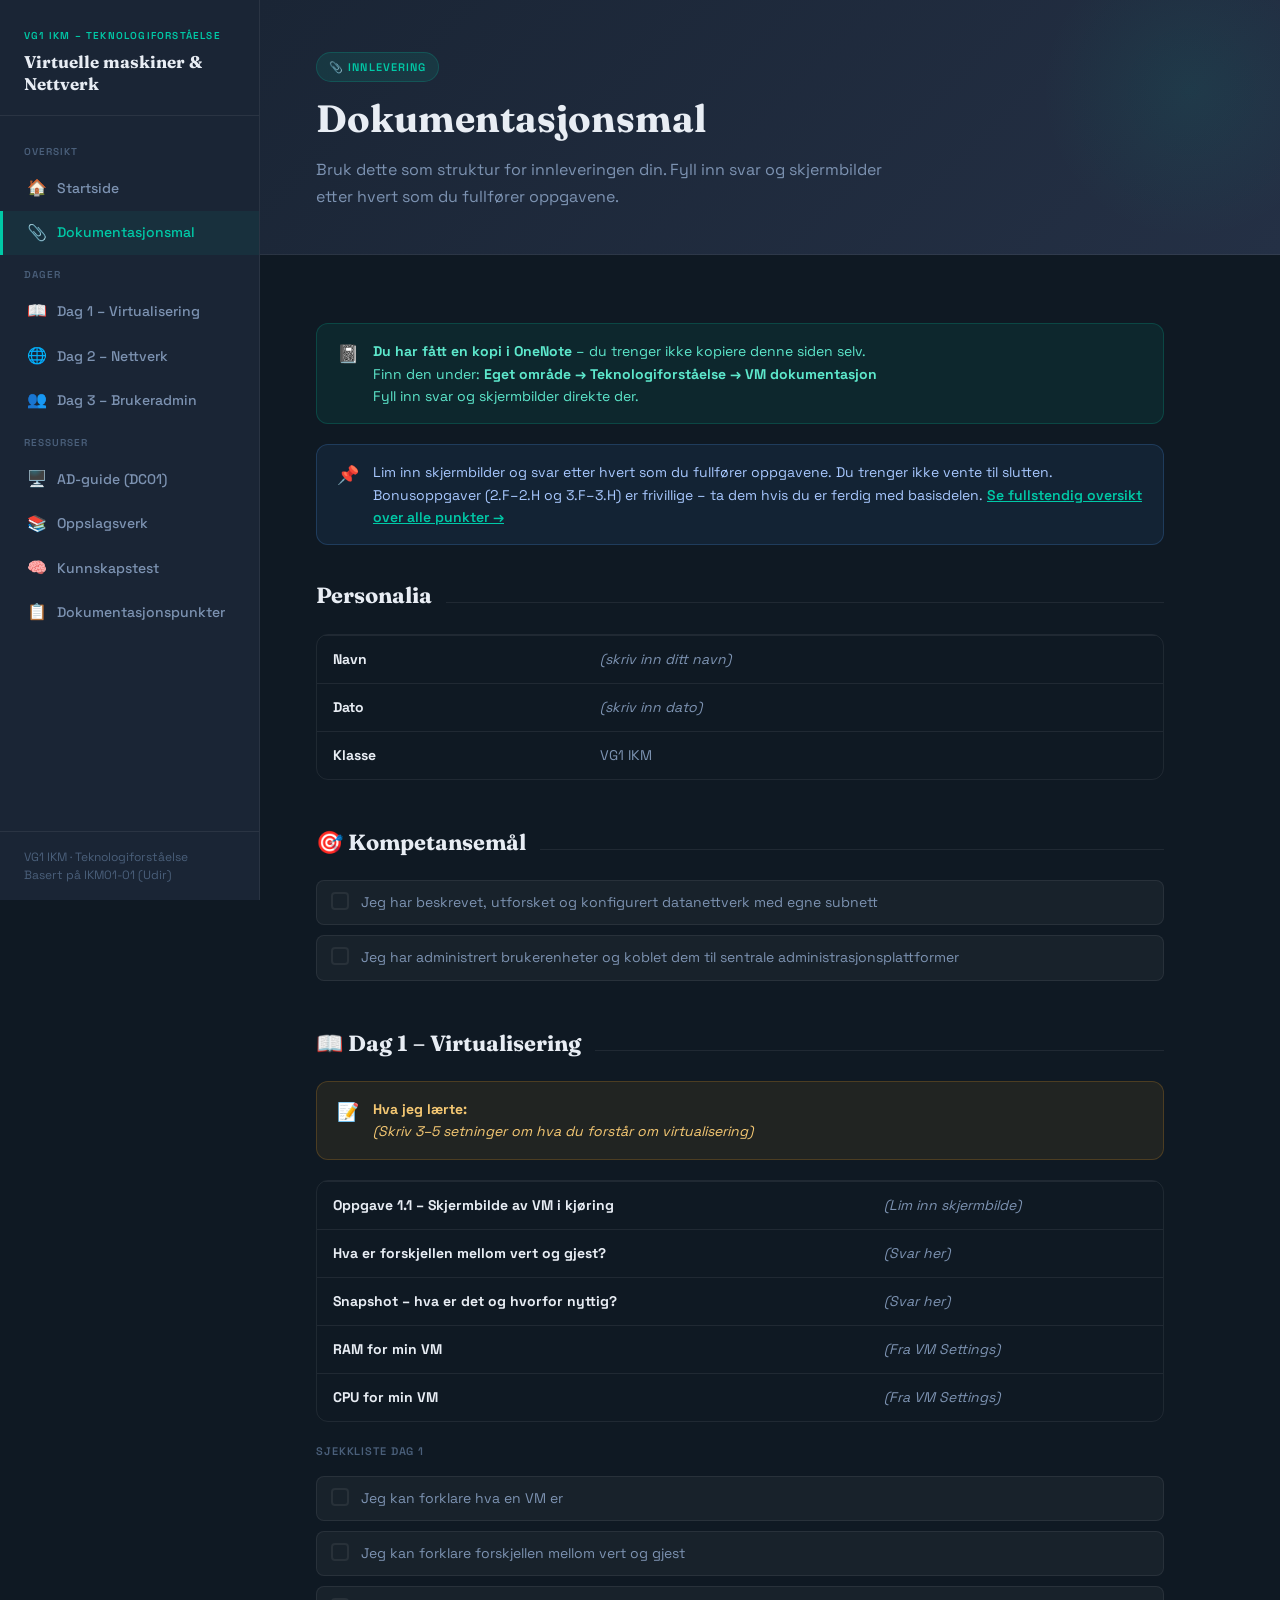
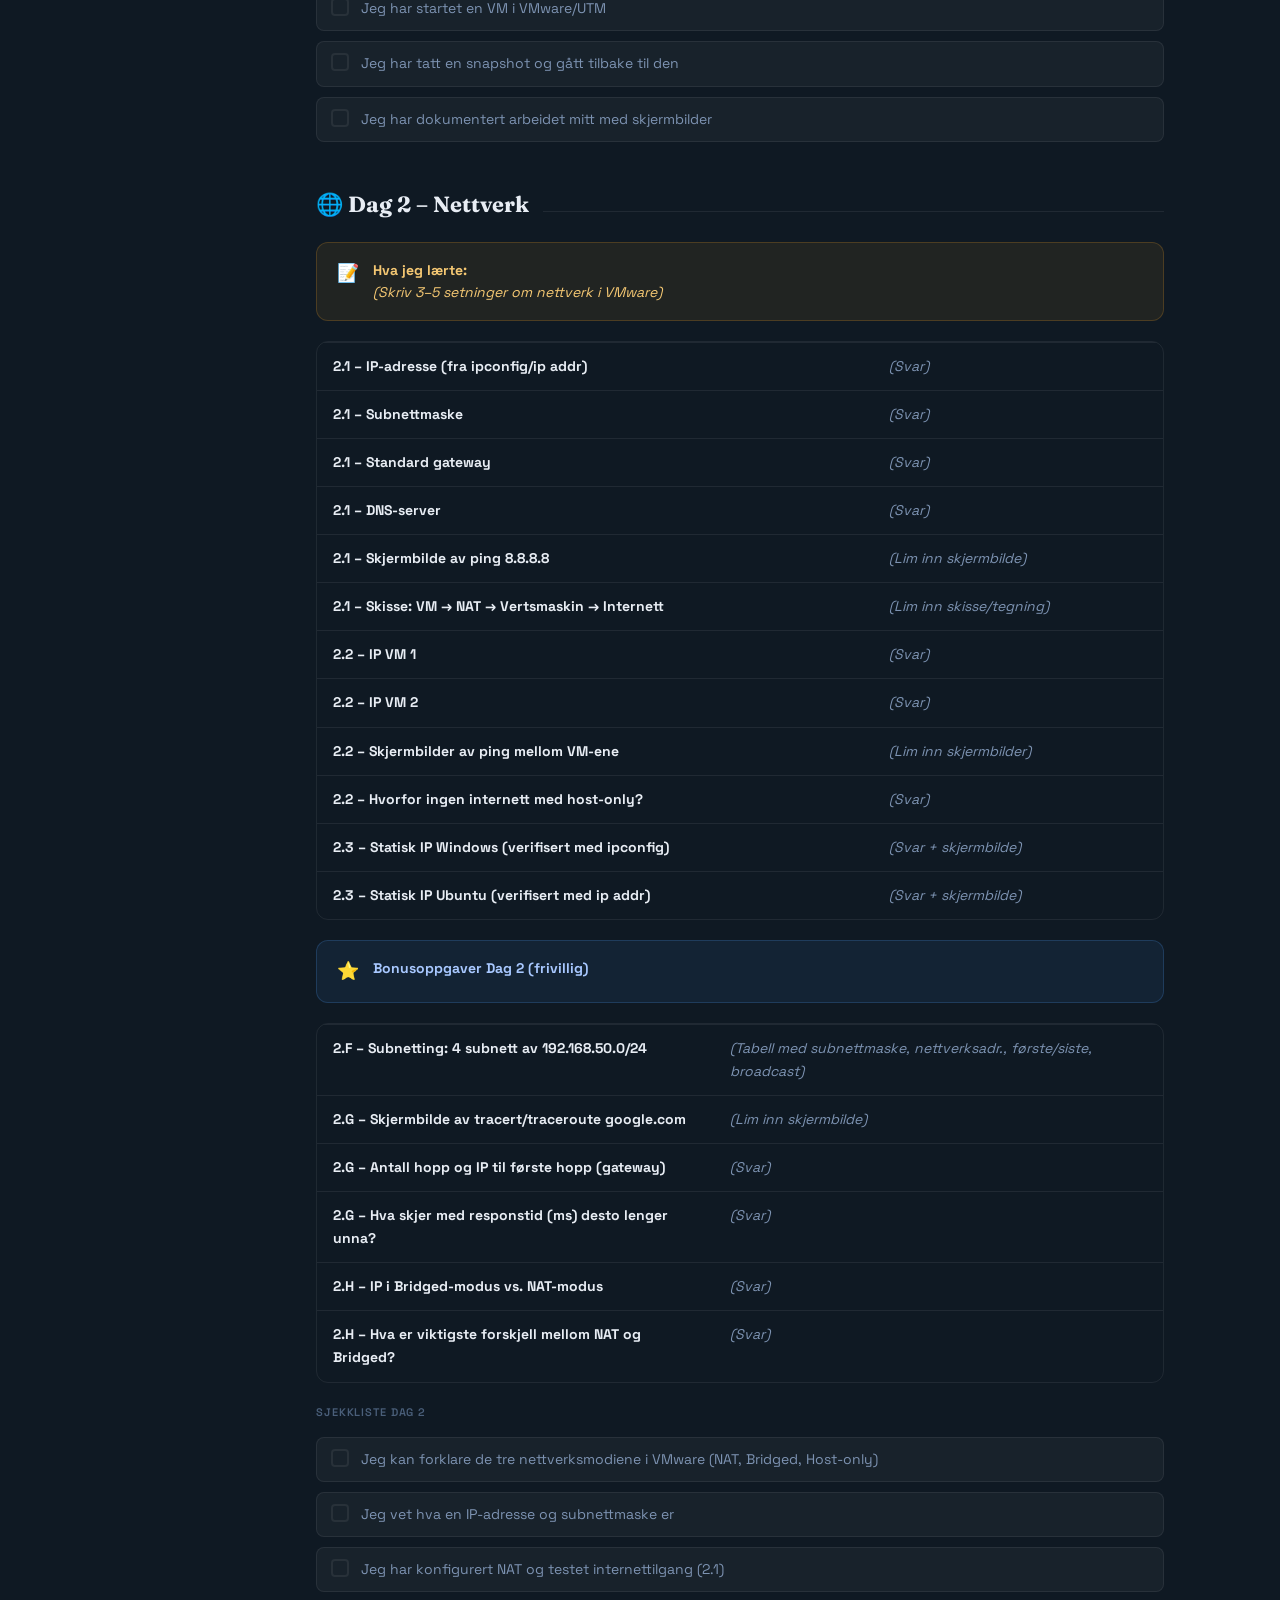
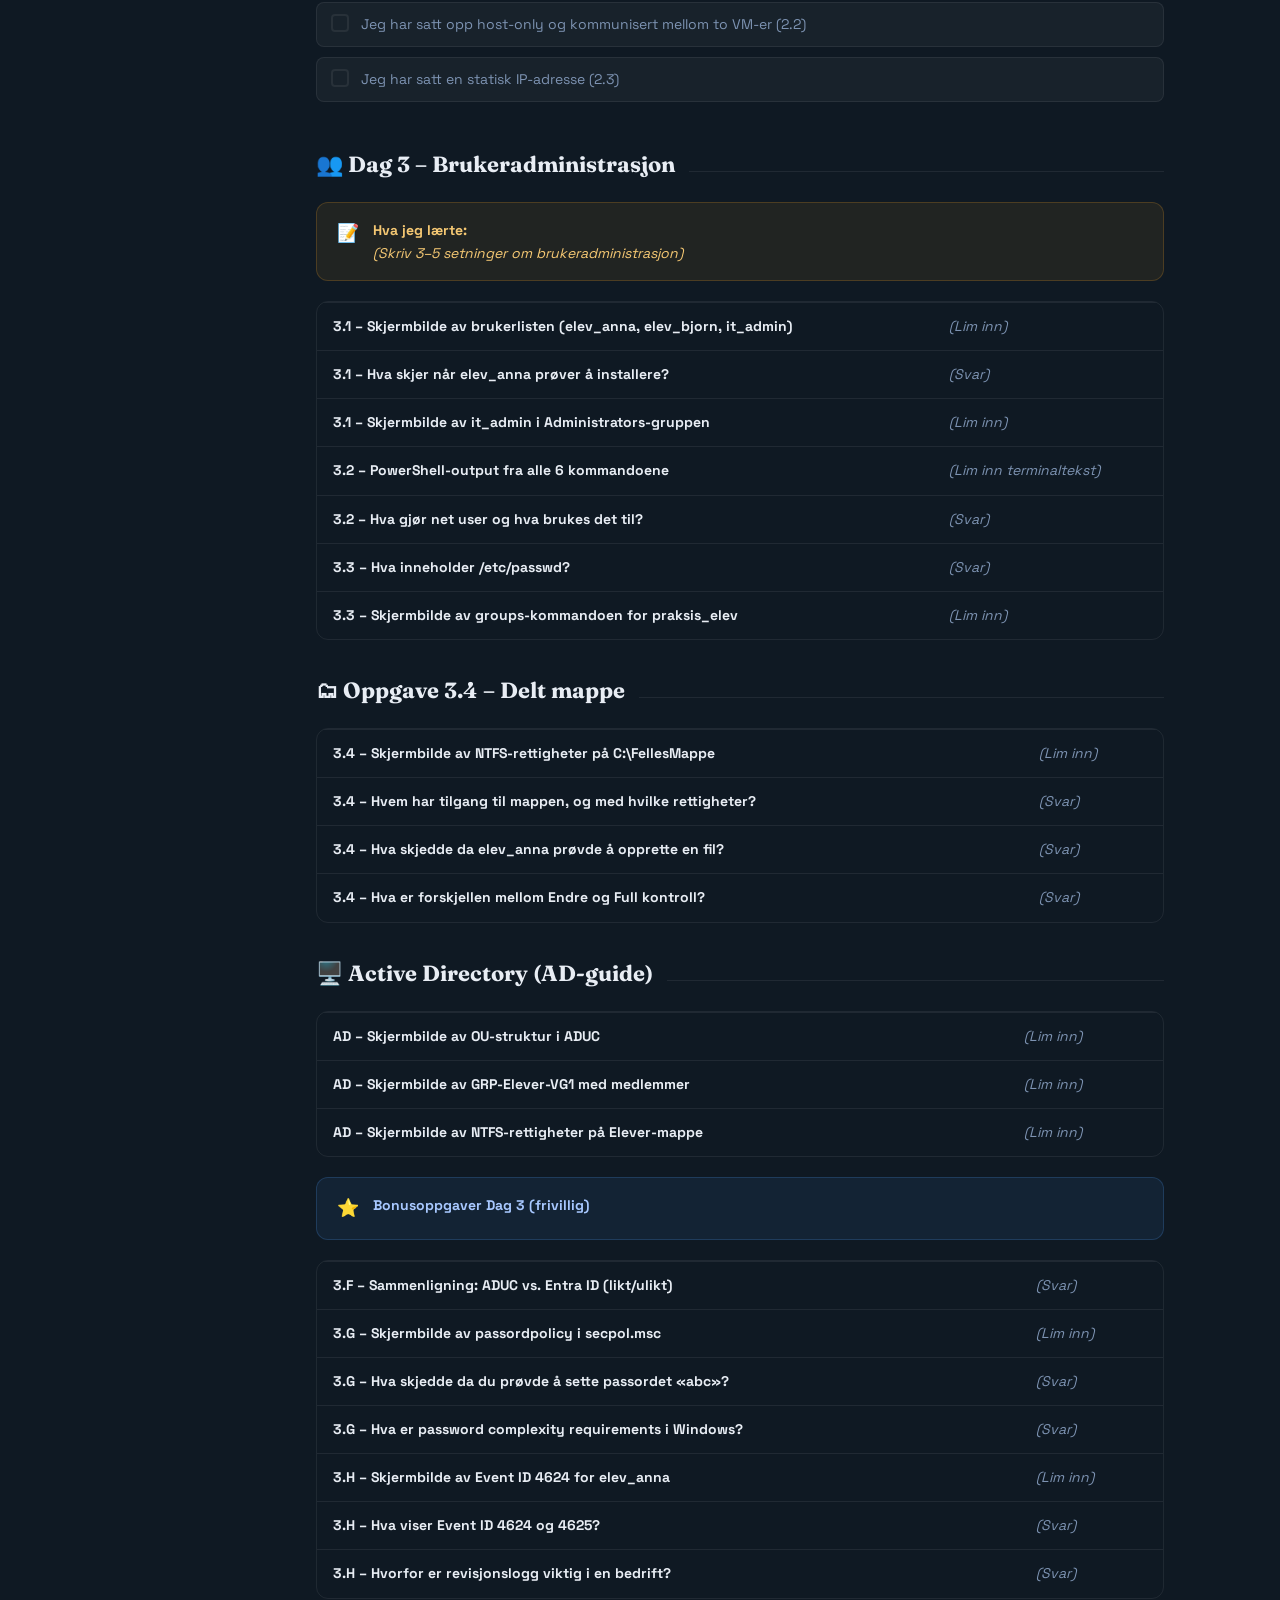
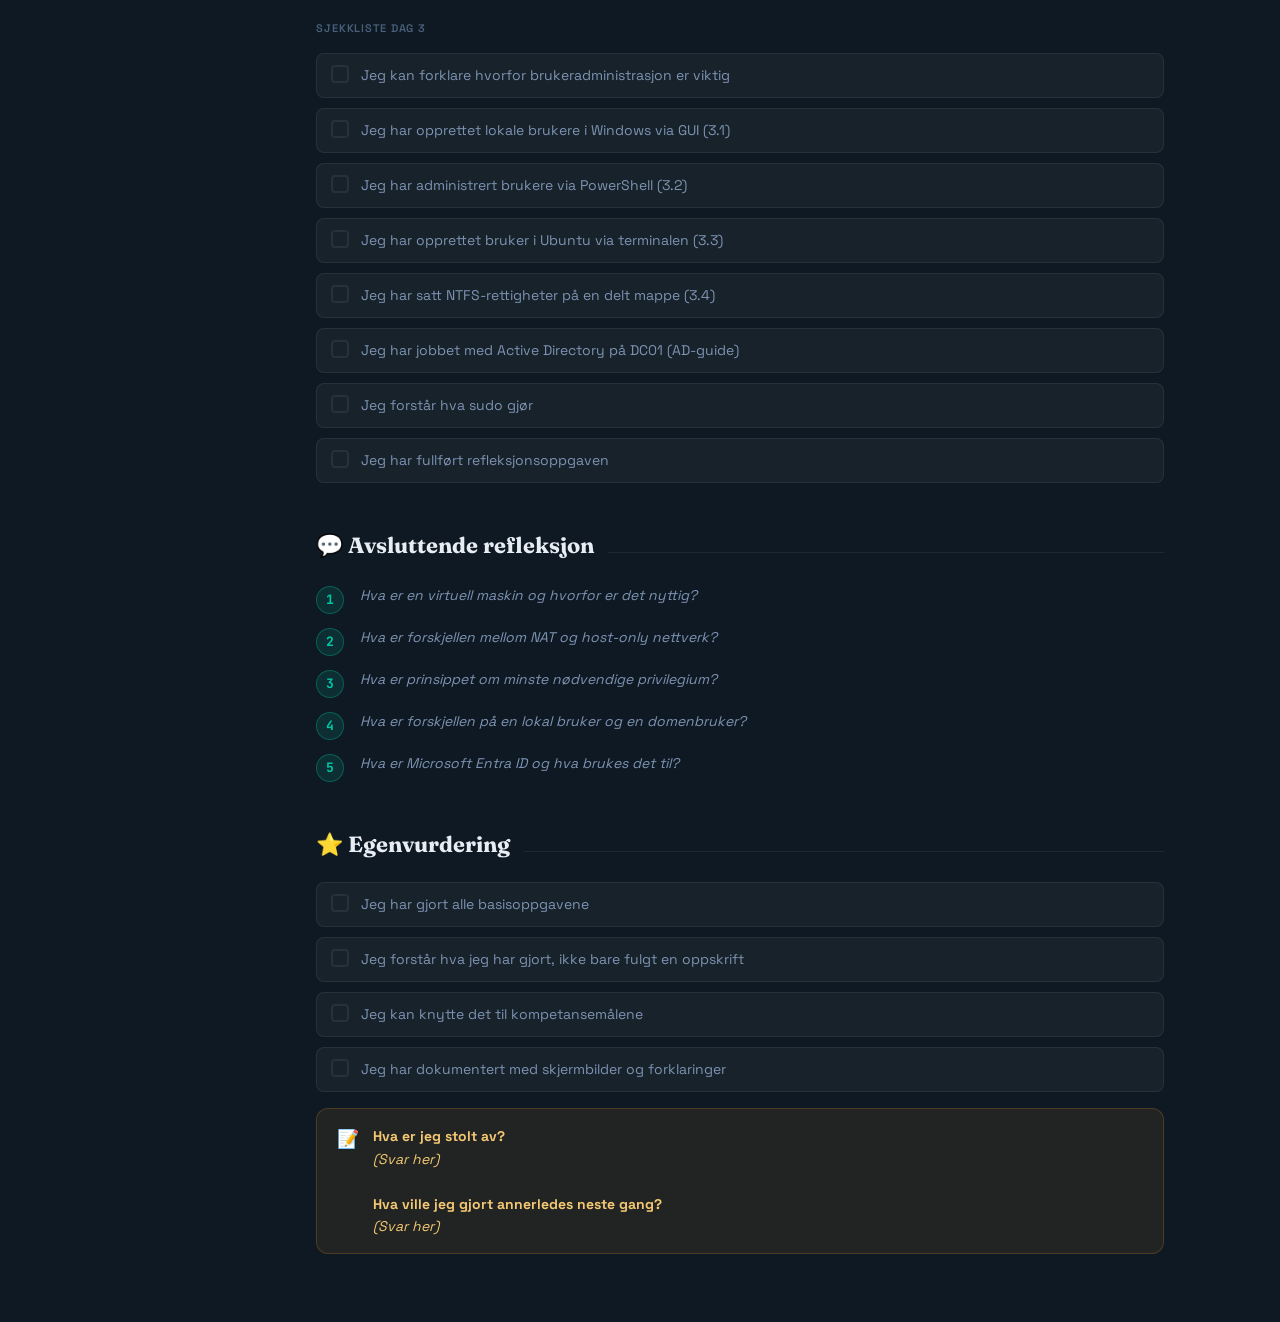
<file: dokumentasjonsmal.html>
<!DOCTYPE html>
<html lang="no">
<head>
  <meta charset="UTF-8"><meta name="viewport" content="width=device-width, initial-scale=1.0">
  <title>Dokumentasjonsmal | VG1 IKM</title>
  <link rel="stylesheet" href="/css/style.css">
</head>
<body>
<div class="site-wrapper">
  <aside class="sidebar">
    <div class="sidebar-logo"><div class="logo-tag">VG1 IKM – Teknologiforståelse</div><h1>Virtuelle maskiner & Nettverk</h1></div>
    <nav class="sidebar-nav">
      <div class="nav-section-label">Oversikt</div>
      <a href="index.html" class="nav-link"><span class="icon">🏠</span> Startside</a>
      <a href="dokumentasjonsmal.html" class="nav-link active"><span class="icon">📎</span> Dokumentasjonsmal</a>
      <div class="nav-section-label">Dager</div>
      <a href="dag1.html" class="nav-link"><span class="icon">📖</span> Dag 1 – Virtualisering</a>
      <a href="dag2.html" class="nav-link"><span class="icon">🌐</span> Dag 2 – Nettverk</a>
      <a href="dag3.html" class="nav-link"><span class="icon">👥</span> Dag 3 – Brukeradmin</a>
      <div class="nav-section-label">Ressurser</div>
      <a href="ad-guide.html" class="nav-link"><span class="icon">🖥️</span> AD-guide (DC01)</a>
      <a href="oppslagsverk.html" class="nav-link"><span class="icon">📚</span> Oppslagsverk</a>
      <a href="kunnskapstest.html" class="nav-link"><span class="icon">🧠</span> Kunnskapstest</a>
      <a href="dokumentasjon-punkter.html" class="nav-link"><span class="icon">📋</span> Dokumentasjonspunkter</a>
    </nav>
    <div class="sidebar-footer">VG1 IKM · Teknologiforståelse<br>Basert på IKM01-01 (Udir)</div>
  </aside>
  <div class="overlay"></div>
  <div class="main-content">
    <div class="mobile-header"><h1>VG1 IKM</h1><button class="hamburger">☰</button></div>
    <header class="page-hero">
      <div class="hero-eyebrow">📎 Innlevering</div>
      <h1>Dokumentasjonsmal</h1>
      <p class="lead">Bruk dette som struktur for innleveringen din. Fyll inn svar og skjermbilder etter hvert som du fullfører oppgavene.</p>
    </header>
    <div class="content-area">

      <div class="callout success"><span class="callout-icon">📓</span><div><strong>Du har fått en kopi i OneNote</strong> – du trenger ikke kopiere denne siden selv.<br>Finn den under: <strong>Eget område → Teknologiforståelse → VM dokumentasjon</strong><br>Fyll inn svar og skjermbilder direkte der.</div></div>

      <div class="callout info" style="margin-top:12px"><span class="callout-icon">📌</span><div>Lim inn skjermbilder og svar etter hvert som du fullfører oppgavene. Du trenger ikke vente til slutten. Bonusoppgaver (2.F–2.H og 3.F–3.H) er frivillige – ta dem hvis du er ferdig med basisdelen. <a href="dokumentasjon-punkter.html" style="color:var(--teal);font-weight:600">Se fullstendig oversikt over alle punkter →</a></div></div>

      <div class="section-header" style="margin-top:32px"><h2>Personalia</h2><div class="section-line"></div></div>
      <div class="table-wrap"><table><tbody>
        <tr><td><strong>Navn</strong></td><td><em>(skriv inn ditt navn)</em></td></tr>
        <tr><td><strong>Dato</strong></td><td><em>(skriv inn dato)</em></td></tr>
        <tr><td><strong>Klasse</strong></td><td>VG1 IKM</td></tr>
      </tbody></table></div>

      <div class="section-header" style="margin-top:44px"><h2>🎯 Kompetansemål</h2><div class="section-line"></div></div>
      <ul class="checklist">
        <li><span class="check-box"></span> Jeg har beskrevet, utforsket og konfigurert datanettverk med egne subnett</li>
        <li><span class="check-box"></span> Jeg har administrert brukerenheter og koblet dem til sentrale administrasjonsplattformer</li>
      </ul>

      <div class="section-header" style="margin-top:44px"><h2>📖 Dag 1 – Virtualisering</h2><div class="section-line"></div></div>
      <div class="callout warning"><span class="callout-icon">📝</span><div><strong>Hva jeg lærte:</strong><br><em>(Skriv 3–5 setninger om hva du forstår om virtualisering)</em></div></div>
      <div class="table-wrap" style="margin-top:16px"><table><tbody>
        <tr><td><strong>Oppgave 1.1 – Skjermbilde av VM i kjøring</strong></td><td><em>(Lim inn skjermbilde)</em></td></tr>
        <tr><td><strong>Hva er forskjellen mellom vert og gjest?</strong></td><td><em>(Svar her)</em></td></tr>
        <tr><td><strong>Snapshot – hva er det og hvorfor nyttig?</strong></td><td><em>(Svar her)</em></td></tr>
        <tr><td><strong>RAM for min VM</strong></td><td><em>(Fra VM Settings)</em></td></tr>
        <tr><td><strong>CPU for min VM</strong></td><td><em>(Fra VM Settings)</em></td></tr>
      </tbody></table></div>

      <p style="color:var(--text-dim);font-size:11px;font-weight:600;text-transform:uppercase;letter-spacing:.08em;margin:20px 0 8px">Sjekkliste Dag 1</p>
      <ul class="checklist">
        <li><span class="check-box"></span> Jeg kan forklare hva en VM er</li>
        <li><span class="check-box"></span> Jeg kan forklare forskjellen mellom vert og gjest</li>
        <li><span class="check-box"></span> Jeg har startet en VM i VMware/UTM</li>
        <li><span class="check-box"></span> Jeg har tatt en snapshot og gått tilbake til den</li>
        <li><span class="check-box"></span> Jeg har dokumentert arbeidet mitt med skjermbilder</li>
      </ul>

      <div class="section-header" style="margin-top:44px"><h2>🌐 Dag 2 – Nettverk</h2><div class="section-line"></div></div>
      <div class="callout warning"><span class="callout-icon">📝</span><div><strong>Hva jeg lærte:</strong><br><em>(Skriv 3–5 setninger om nettverk i VMware)</em></div></div>
      <div class="table-wrap" style="margin-top:16px"><table><tbody>
        <tr><td><strong>2.1 – IP-adresse (fra ipconfig/ip addr)</strong></td><td><em>(Svar)</em></td></tr>
        <tr><td><strong>2.1 – Subnettmaske</strong></td><td><em>(Svar)</em></td></tr>
        <tr><td><strong>2.1 – Standard gateway</strong></td><td><em>(Svar)</em></td></tr>
        <tr><td><strong>2.1 – DNS-server</strong></td><td><em>(Svar)</em></td></tr>
        <tr><td><strong>2.1 – Skjermbilde av ping 8.8.8.8</strong></td><td><em>(Lim inn skjermbilde)</em></td></tr>
        <tr><td><strong>2.1 – Skisse: VM → NAT → Vertsmaskin → Internett</strong></td><td><em>(Lim inn skisse/tegning)</em></td></tr>
        <tr><td><strong>2.2 – IP VM 1</strong></td><td><em>(Svar)</em></td></tr>
        <tr><td><strong>2.2 – IP VM 2</strong></td><td><em>(Svar)</em></td></tr>
        <tr><td><strong>2.2 – Skjermbilder av ping mellom VM-ene</strong></td><td><em>(Lim inn skjermbilder)</em></td></tr>
        <tr><td><strong>2.2 – Hvorfor ingen internett med host-only?</strong></td><td><em>(Svar)</em></td></tr>
        <tr><td><strong>2.3 – Statisk IP Windows (verifisert med ipconfig)</strong></td><td><em>(Svar + skjermbilde)</em></td></tr>
        <tr><td><strong>2.3 – Statisk IP Ubuntu (verifisert med ip addr)</strong></td><td><em>(Svar + skjermbilde)</em></td></tr>
      </tbody></table></div>

      <div class="callout info" style="margin-top:12px"><span class="callout-icon">⭐</span><div><strong>Bonusoppgaver Dag 2 (frivillig)</strong></div></div>
      <div class="table-wrap" style="margin-top:8px"><table><tbody>
        <tr><td><strong>2.F – Subnetting: 4 subnett av 192.168.50.0/24</strong></td><td><em>(Tabell med subnettmaske, nettverksadr., første/siste, broadcast)</em></td></tr>
        <tr><td><strong>2.G – Skjermbilde av tracert/traceroute google.com</strong></td><td><em>(Lim inn skjermbilde)</em></td></tr>
        <tr><td><strong>2.G – Antall hopp og IP til første hopp (gateway)</strong></td><td><em>(Svar)</em></td></tr>
        <tr><td><strong>2.G – Hva skjer med responstid (ms) desto lenger unna?</strong></td><td><em>(Svar)</em></td></tr>
        <tr><td><strong>2.H – IP i Bridged-modus vs. NAT-modus</strong></td><td><em>(Svar)</em></td></tr>
        <tr><td><strong>2.H – Hva er viktigste forskjell mellom NAT og Bridged?</strong></td><td><em>(Svar)</em></td></tr>
      </tbody></table></div>

      <p style="color:var(--text-dim);font-size:11px;font-weight:600;text-transform:uppercase;letter-spacing:.08em;margin:20px 0 8px">Sjekkliste Dag 2</p>
      <ul class="checklist">
        <li><span class="check-box"></span> Jeg kan forklare de tre nettverksmodiene i VMware (NAT, Bridged, Host-only)</li>
        <li><span class="check-box"></span> Jeg vet hva en IP-adresse og subnettmaske er</li>
        <li><span class="check-box"></span> Jeg har konfigurert NAT og testet internettilgang (2.1)</li>
        <li><span class="check-box"></span> Jeg har satt opp host-only og kommunisert mellom to VM-er (2.2)</li>
        <li><span class="check-box"></span> Jeg har satt en statisk IP-adresse (2.3)</li>
      </ul>

      <div class="section-header" style="margin-top:44px"><h2>👥 Dag 3 – Brukeradministrasjon</h2><div class="section-line"></div></div>
      <div class="callout warning"><span class="callout-icon">📝</span><div><strong>Hva jeg lærte:</strong><br><em>(Skriv 3–5 setninger om brukeradministrasjon)</em></div></div>
      <div class="table-wrap" style="margin-top:16px"><table><tbody>
        <tr><td><strong>3.1 – Skjermbilde av brukerlisten (elev_anna, elev_bjorn, it_admin)</strong></td><td><em>(Lim inn)</em></td></tr>
        <tr><td><strong>3.1 – Hva skjer når elev_anna prøver å installere?</strong></td><td><em>(Svar)</em></td></tr>
        <tr><td><strong>3.1 – Skjermbilde av it_admin i Administrators-gruppen</strong></td><td><em>(Lim inn)</em></td></tr>
        <tr><td><strong>3.2 – PowerShell-output fra alle 6 kommandoene</strong></td><td><em>(Lim inn terminaltekst)</em></td></tr>
        <tr><td><strong>3.2 – Hva gjør net user og hva brukes det til?</strong></td><td><em>(Svar)</em></td></tr>
        <tr><td><strong>3.3 – Hva inneholder /etc/passwd?</strong></td><td><em>(Svar)</em></td></tr>
        <tr><td><strong>3.3 – Skjermbilde av groups-kommandoen for praksis_elev</strong></td><td><em>(Lim inn)</em></td></tr>
      </tbody></table></div>

      <div class="section-header" style="margin-top:32px"><h2>🗂 Oppgave 3.4 – Delt mappe</h2><div class="section-line"></div></div>
      <div class="table-wrap"><table><tbody>
        <tr><td><strong>3.4 – Skjermbilde av NTFS-rettigheter på C:\FellesMappe</strong></td><td><em>(Lim inn)</em></td></tr>
        <tr><td><strong>3.4 – Hvem har tilgang til mappen, og med hvilke rettigheter?</strong></td><td><em>(Svar)</em></td></tr>
        <tr><td><strong>3.4 – Hva skjedde da elev_anna prøvde å opprette en fil?</strong></td><td><em>(Svar)</em></td></tr>
        <tr><td><strong>3.4 – Hva er forskjellen mellom Endre og Full kontroll?</strong></td><td><em>(Svar)</em></td></tr>
      </tbody></table></div>

      <div class="section-header" style="margin-top:32px"><h2>🖥️ Active Directory (AD-guide)</h2><div class="section-line"></div></div>
      <div class="table-wrap"><table><tbody>
        <tr><td><strong>AD – Skjermbilde av OU-struktur i ADUC</strong></td><td><em>(Lim inn)</em></td></tr>
        <tr><td><strong>AD – Skjermbilde av GRP-Elever-VG1 med medlemmer</strong></td><td><em>(Lim inn)</em></td></tr>
        <tr><td><strong>AD – Skjermbilde av NTFS-rettigheter på Elever-mappe</strong></td><td><em>(Lim inn)</em></td></tr>
      </tbody></table></div>

      <div class="callout info" style="margin-top:12px"><span class="callout-icon">⭐</span><div><strong>Bonusoppgaver Dag 3 (frivillig)</strong></div></div>
      <div class="table-wrap" style="margin-top:8px"><table><tbody>
        <tr><td><strong>3.F – Sammenligning: ADUC vs. Entra ID (likt/ulikt)</strong></td><td><em>(Svar)</em></td></tr>
        <tr><td><strong>3.G – Skjermbilde av passordpolicy i secpol.msc</strong></td><td><em>(Lim inn)</em></td></tr>
        <tr><td><strong>3.G – Hva skjedde da du prøvde å sette passordet «abc»?</strong></td><td><em>(Svar)</em></td></tr>
        <tr><td><strong>3.G – Hva er password complexity requirements i Windows?</strong></td><td><em>(Svar)</em></td></tr>
        <tr><td><strong>3.H – Skjermbilde av Event ID 4624 for elev_anna</strong></td><td><em>(Lim inn)</em></td></tr>
        <tr><td><strong>3.H – Hva viser Event ID 4624 og 4625?</strong></td><td><em>(Svar)</em></td></tr>
        <tr><td><strong>3.H – Hvorfor er revisjonslogg viktig i en bedrift?</strong></td><td><em>(Svar)</em></td></tr>
      </tbody></table></div>

      <p style="color:var(--text-dim);font-size:11px;font-weight:600;text-transform:uppercase;letter-spacing:.08em;margin:20px 0 8px">Sjekkliste Dag 3</p>
      <ul class="checklist">
        <li><span class="check-box"></span> Jeg kan forklare hvorfor brukeradministrasjon er viktig</li>
        <li><span class="check-box"></span> Jeg har opprettet lokale brukere i Windows via GUI (3.1)</li>
        <li><span class="check-box"></span> Jeg har administrert brukere via PowerShell (3.2)</li>
        <li><span class="check-box"></span> Jeg har opprettet bruker i Ubuntu via terminalen (3.3)</li>
        <li><span class="check-box"></span> Jeg har satt NTFS-rettigheter på en delt mappe (3.4)</li>
        <li><span class="check-box"></span> Jeg har jobbet med Active Directory på DC01 (AD-guide)</li>
        <li><span class="check-box"></span> Jeg forstår hva sudo gjør</li>
        <li><span class="check-box"></span> Jeg har fullført refleksjonsoppgaven</li>
      </ul>

      <div class="section-header" style="margin-top:44px"><h2>💬 Avsluttende refleksjon</h2><div class="section-line"></div></div>
      <ol class="steps">
        <li><p><em>Hva er en virtuell maskin og hvorfor er det nyttig?</em></p></li>
        <li><p><em>Hva er forskjellen mellom NAT og host-only nettverk?</em></p></li>
        <li><p><em>Hva er prinsippet om minste nødvendige privilegium?</em></p></li>
        <li><p><em>Hva er forskjellen på en lokal bruker og en domenbruker?</em></p></li>
        <li><p><em>Hva er Microsoft Entra ID og hva brukes det til?</em></p></li>
      </ol>

      <div class="section-header" style="margin-top:44px"><h2>⭐ Egenvurdering</h2><div class="section-line"></div></div>
      <ul class="checklist">
        <li><span class="check-box"></span> Jeg har gjort alle basisoppgavene</li>
        <li><span class="check-box"></span> Jeg forstår hva jeg har gjort, ikke bare fulgt en oppskrift</li>
        <li><span class="check-box"></span> Jeg kan knytte det til kompetansemålene</li>
        <li><span class="check-box"></span> Jeg har dokumentert med skjermbilder og forklaringer</li>
      </ul>
      <div class="callout warning" style="margin-top:16px"><span class="callout-icon">📝</span><div><strong>Hva er jeg stolt av?</strong><br><em>(Svar her)</em><br><br><strong>Hva ville jeg gjort annerledes neste gang?</strong><br><em>(Svar her)</em></div></div>
    </div>
  </div>
</div>
<script src="/js/main.js"></script>
</body>
</html>
</file>
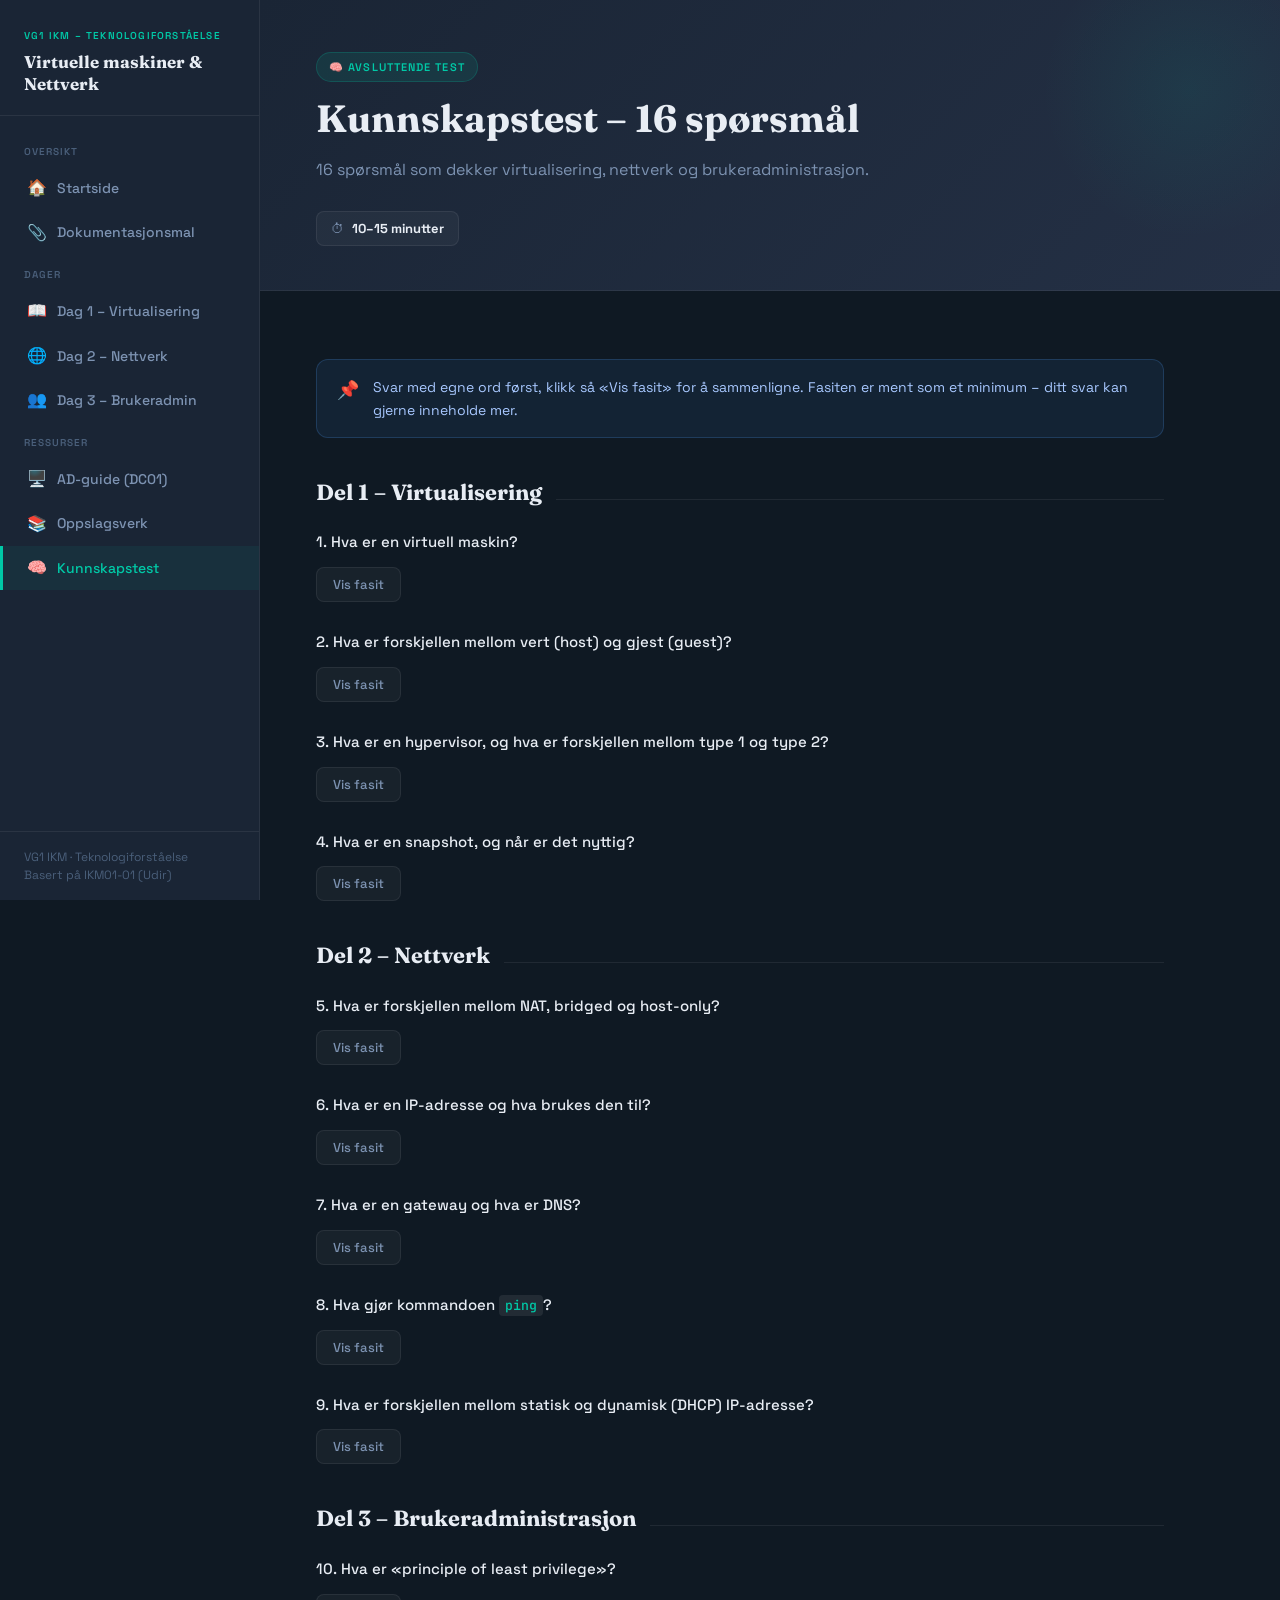
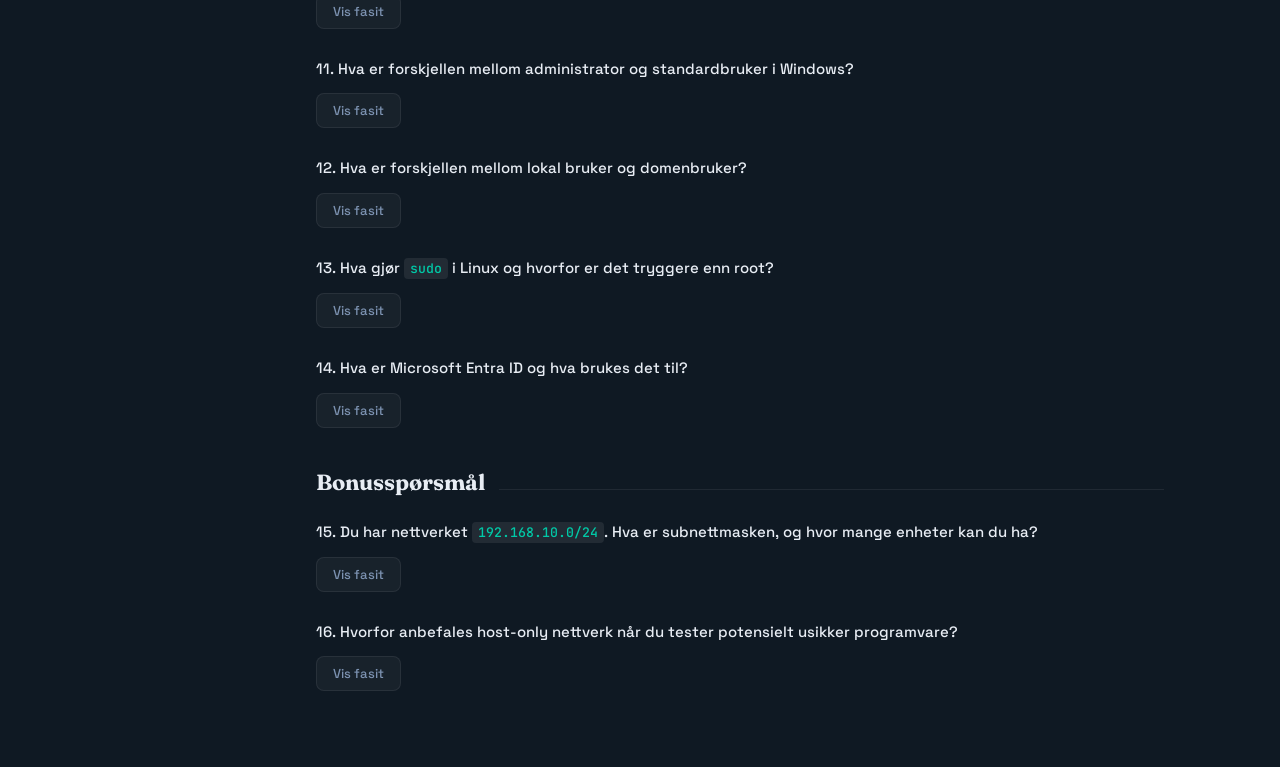
<file: kunnskapstest.html>
<!DOCTYPE html>
<html lang="no">
<head>
  <meta charset="UTF-8"><meta name="viewport" content="width=device-width, initial-scale=1.0">
  <title>Kunnskapstest | VG1 IKM</title>
  <link rel="stylesheet" href="/css/style.css">
  <style>
    .question { margin-bottom: 28px; }
    .question p { font-size:15px;color:var(--text);margin-bottom:12px;font-weight:500; }
    .reveal-btn { background:var(--card-bg);border:1px solid var(--border);color:var(--text-muted);padding:8px 16px;border-radius:var(--radius-sm);cursor:pointer;font-family:var(--sans);font-size:13px;font-weight:500;transition:var(--transition); }
    .reveal-btn:hover { color:var(--text);border-color:rgba(255,255,255,.2); }
    .answer { display:none;margin-top:12px;padding:14px 16px;background:rgba(0,201,167,.06);border:1px solid rgba(0,201,167,.2);border-radius:var(--radius-sm);font-size:14px;color:#5de8cc;line-height:1.65; }
    .answer.visible { display:block; }
    .section-pill { display:inline-flex;align-items:center;gap:6px;padding:4px 12px;border-radius:20px;font-size:11px;font-weight:700;text-transform:uppercase;letter-spacing:.08em;margin-bottom:20px; }
  </style>
</head>
<body>
<div class="site-wrapper">
  <aside class="sidebar">
    <div class="sidebar-logo"><div class="logo-tag">VG1 IKM – Teknologiforståelse</div><h1>Virtuelle maskiner & Nettverk</h1></div>
    <nav class="sidebar-nav">
      <div class="nav-section-label">Oversikt</div>
      <a href="index.html" class="nav-link"><span class="icon">🏠</span> Startside</a>
      <a href="dokumentasjonsmal.html" class="nav-link"><span class="icon">📎</span> Dokumentasjonsmal</a>
      <div class="nav-section-label">Dager</div>
      <a href="dag1.html" class="nav-link"><span class="icon">📖</span> Dag 1 – Virtualisering</a>
      <a href="dag2.html" class="nav-link"><span class="icon">🌐</span> Dag 2 – Nettverk</a>
      <a href="dag3.html" class="nav-link"><span class="icon">👥</span> Dag 3 – Brukeradmin</a>
      <div class="nav-section-label">Ressurser</div>
      <a href="ad-guide.html" class="nav-link"><span class="icon">🖥️</span> AD-guide (DC01)</a>
      <a href="oppslagsverk.html" class="nav-link"><span class="icon">📚</span> Oppslagsverk</a>
      <a href="kunnskapstest.html" class="nav-link active"><span class="icon">🧠</span> Kunnskapstest</a>
    </nav>
    <div class="sidebar-footer">VG1 IKM · Teknologiforståelse<br>Basert på IKM01-01 (Udir)</div>
  </aside>
  <div class="overlay"></div>
  <div class="main-content">
    <div class="mobile-header"><h1>VG1 IKM</h1><button class="hamburger">☰</button></div>
    <header class="page-hero">
      <div class="hero-eyebrow">🧠 Avsluttende test</div>
      <h1>Kunnskapstest – 16 spørsmål</h1>
      <p class="lead">16 spørsmål som dekker virtualisering, nettverk og brukeradministrasjon.</p>
      <div class="hero-meta"><div class="hero-meta-item">⏱ <strong>10–15 minutter</strong></div></div>
    </header>
    <div class="content-area">
      <div class="callout info"><span class="callout-icon">📌</span><div>Svar med egne ord først, klikk så «Vis fasit» for å sammenligne. Fasiten er ment som et minimum – ditt svar kan gjerne inneholde mer.</div></div>

      <div class="section-header" style="margin-top:36px"><h2>Del 1 – Virtualisering</h2><div class="section-line"></div></div>
      <div class="question"><p>1. Hva er en virtuell maskin?</p><button class="reveal-btn" onclick="toggle(this)">Vis fasit</button><div class="answer">En virtuell maskin er en programvarebasert datamaskin som kjører inne i en fysisk maskin. Den oppfører seg som en ekte maskin med eget OS, egne filer og egne nettverksinnstillinger.</div></div>
      <div class="question"><p>2. Hva er forskjellen mellom vert (host) og gjest (guest)?</p><button class="reveal-btn" onclick="toggle(this)">Vis fasit</button><div class="answer">Verten er den fysiske maskinen som kjører VMware. Gjesten er den virtuelle maskinen som kjører inni verten.</div></div>
      <div class="question"><p>3. Hva er en hypervisor, og hva er forskjellen mellom type 1 og type 2?</p><button class="reveal-btn" onclick="toggle(this)">Vis fasit</button><div class="answer">En hypervisor er programvaren som gjør det mulig å kjøre virtuelle maskiner. Type 1 kjører direkte på maskinvaren (f.eks. VMware ESXi). Type 2 kjører som et vanlig program på et OS (f.eks. VMware Workstation, UTM).</div></div>
      <div class="question"><p>4. Hva er en snapshot, og når er det nyttig?</p><button class="reveal-btn" onclick="toggle(this)">Vis fasit</button><div class="answer">En snapshot er et lagret «fotografi» av VM-ens tilstand på et bestemt tidspunkt. Det er nyttig når man skal teste noe risikabelt, slik at man kan gå tilbake til en kjent god tilstand hvis noe går galt.</div></div>

      <div class="section-header" style="margin-top:36px"><h2>Del 2 – Nettverk</h2><div class="section-line"></div></div>
      <div class="question"><p>5. Hva er forskjellen mellom NAT, bridged og host-only?</p><button class="reveal-btn" onclick="toggle(this)">Vis fasit</button><div class="answer">NAT: VM-en får internettilgang via verten, men er ikke synlig utenfra. Bridged: VM-en får sin egen IP og er synlig for andre enheter på nettverket. Host-only: VM-en er isolert og kan kun kommunisere med verten.</div></div>
      <div class="question"><p>6. Hva er en IP-adresse og hva brukes den til?</p><button class="reveal-btn" onclick="toggle(this)">Vis fasit</button><div class="answer">En IP-adresse er en unik adresse som identifiserer en enhet på et nettverk. Den består av fire tall mellom 0 og 255 atskilt med punktum, f.eks. 192.168.1.10.</div></div>
      <div class="question"><p>7. Hva er en gateway og hva er DNS?</p><button class="reveal-btn" onclick="toggle(this)">Vis fasit</button><div class="answer">Gateway er IP-adressen til ruteren – døren ut av det lokale nettverket. DNS (Domain Name System) oversetter domenenavn som google.com til IP-adresser.</div></div>
      <div class="question"><p>8. Hva gjør kommandoen <code>ping</code>?</p><button class="reveal-btn" onclick="toggle(this)">Vis fasit</button><div class="answer"><code>ping</code> sender små datapakker til en adresse og måler om de kommer frem og hvor lang tid det tar. Brukes til å teste om en enhet er tilgjengelig på nettverket.</div></div>
      <div class="question"><p>9. Hva er forskjellen mellom statisk og dynamisk (DHCP) IP-adresse?</p><button class="reveal-btn" onclick="toggle(this)">Vis fasit</button><div class="answer">En statisk IP settes manuelt og er alltid den samme. En dynamisk IP tildeles automatisk av en DHCP-server og kan endre seg. Servere bruker som regel statiske IP-er.</div></div>

      <div class="section-header" style="margin-top:36px"><h2>Del 3 – Brukeradministrasjon</h2><div class="section-line"></div></div>
      <div class="question"><p>10. Hva er «principle of least privilege»?</p><button class="reveal-btn" onclick="toggle(this)">Vis fasit</button><div class="answer">Prinsippet om minste nødvendige privilegium sier at en bruker bare skal ha akkurat den tilgangen de trenger for å gjøre jobben sin. Dette reduserer risikoen for misbruk, feil og angrep.</div></div>
      <div class="question"><p>11. Hva er forskjellen mellom administrator og standardbruker i Windows?</p><button class="reveal-btn" onclick="toggle(this)">Vis fasit</button><div class="answer">En administrator har full kontroll og kan installere programmer og endre systeminnstillinger. En standardbruker kan bruke programmer og endre egne innstillinger, men ikke installere software.</div></div>
      <div class="question"><p>12. Hva er forskjellen mellom lokal bruker og domenbruker?</p><button class="reveal-btn" onclick="toggle(this)">Vis fasit</button><div class="answer">En lokal bruker finnes bare på én maskin. En domenbruker administreres sentralt via Active Directory og kan logge inn på alle maskiner i domenet.</div></div>
      <div class="question"><p>13. Hva gjør <code>sudo</code> i Linux og hvorfor er det tryggere enn root?</p><button class="reveal-btn" onclick="toggle(this)">Vis fasit</button><div class="answer"><code>sudo</code> lar deg utføre enkeltkommandoer med administratorrettigheter uten å være logget inn som root. Det er tryggere fordi du bare eskalerer rettigheter for én kommando, og alle sudo-handlinger logges.</div></div>
      <div class="question"><p>14. Hva er Microsoft Entra ID og hva brukes det til?</p><button class="reveal-btn" onclick="toggle(this)">Vis fasit</button><div class="answer">Microsoft Entra ID (tidligere Azure AD) er Microsofts skybaserte brukeradministrasjonstjeneste. Det brukes til å administrere brukere, grupper og tilganger uten behov for en lokal server. De fleste norske skoler bruker det gjennom Microsoft 365.</div></div>

      <div class="section-header" style="margin-top:36px"><h2>Bonusspørsmål</h2><div class="section-line"></div></div>
      <div class="question"><p>15. Du har nettverket <code>192.168.10.0/24</code>. Hva er subnettmasken, og hvor mange enheter kan du ha?</p><button class="reveal-btn" onclick="toggle(this)">Vis fasit</button><div class="answer">Subnettmasken er 255.255.255.0. /24 betyr 24 bits til nettverksdelen og 8 bits til enhetsadresser: 2^8 = 256 adresser, men 0 (nettverksadresse) og 255 (broadcast) kan ikke brukes, altså <strong>254 brukbare adresser</strong>.</div></div>
      <div class="question"><p>16. Hvorfor anbefales host-only nettverk når du tester potensielt usikker programvare?</p><button class="reveal-btn" onclick="toggle(this)">Vis fasit</button><div class="answer">Med host-only er VM-en fullstendig isolert fra internett og det eksterne nettverket. Usikker programvare kan ikke kommunisere ut, spre seg til andre maskiner eller laste ned mer kode. Skaden begrenses til den isolerte VM-en.</div></div>
    </div>
  </div>
</div>
<script src="/js/main.js"></script>
<script>function toggle(btn) { const ans = btn.nextElementSibling; ans.classList.toggle('visible'); btn.textContent = ans.classList.contains('visible') ? 'Skjul fasit' : 'Vis fasit'; }</script>
</body>
</html>
</file>
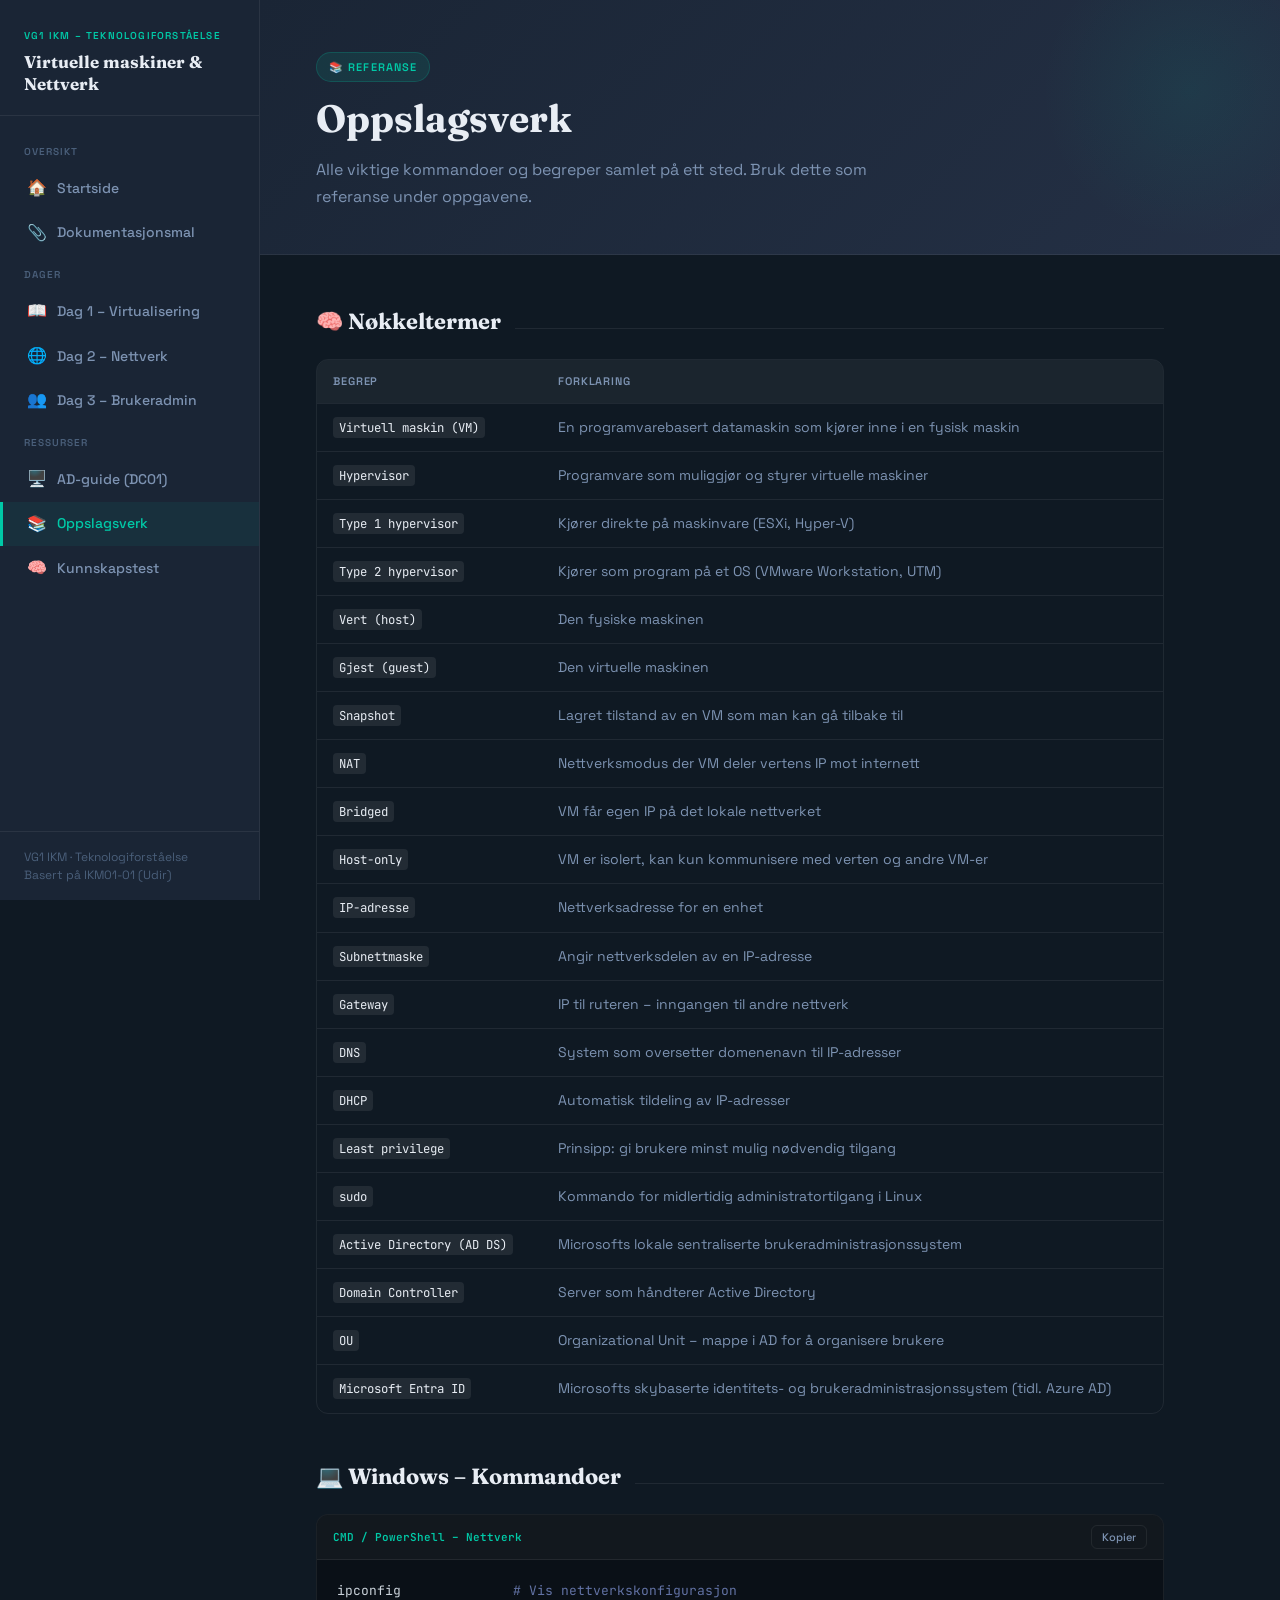
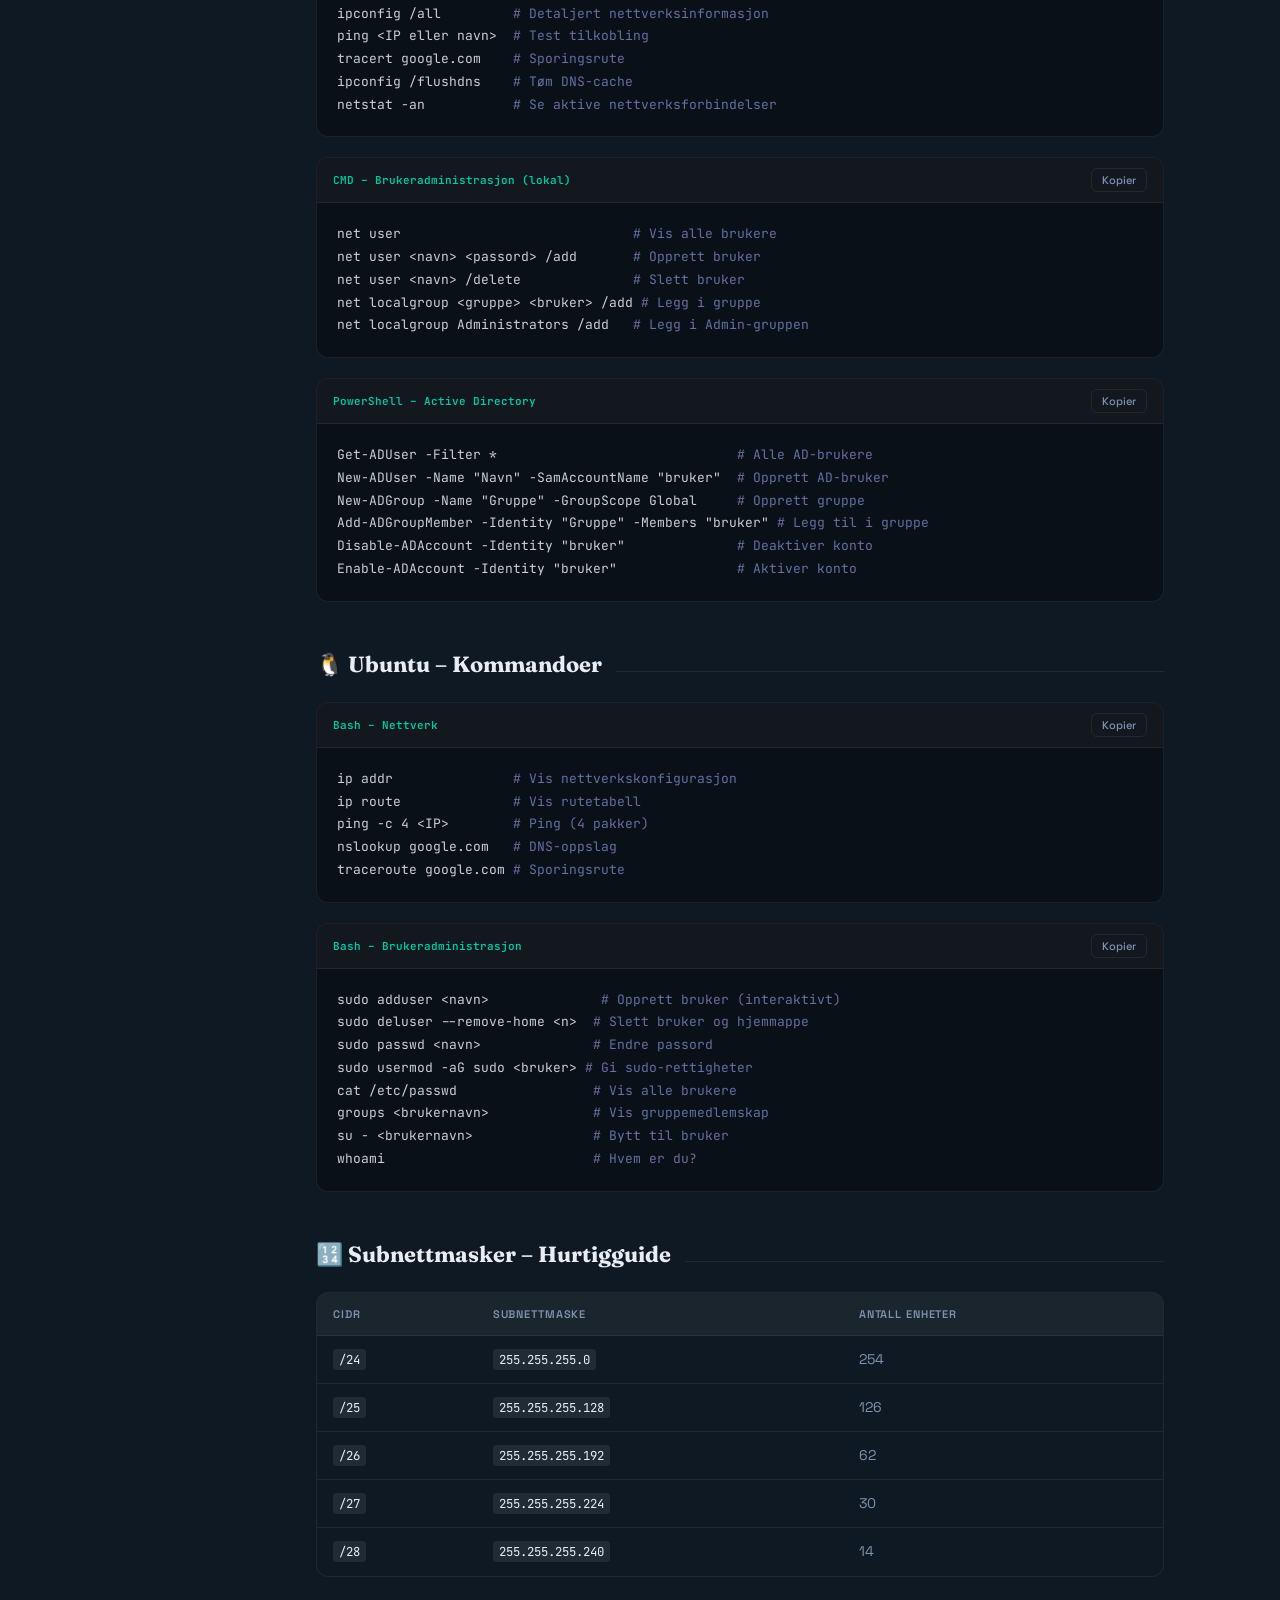
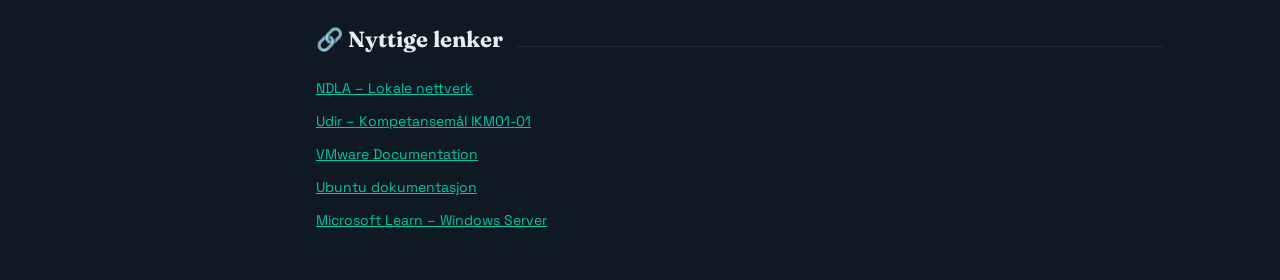
<file: oppslagsverk.html>
<!DOCTYPE html>
<html lang="no">
<head>
  <meta charset="UTF-8"><meta name="viewport" content="width=device-width, initial-scale=1.0">
  <title>Oppslagsverk | VG1 IKM</title>
  <link rel="stylesheet" href="/css/style.css">
</head>
<body>
<div class="site-wrapper">
  <aside class="sidebar">
    <div class="sidebar-logo"><div class="logo-tag">VG1 IKM – Teknologiforståelse</div><h1>Virtuelle maskiner & Nettverk</h1></div>
    <nav class="sidebar-nav">
      <div class="nav-section-label">Oversikt</div>
      <a href="index.html" class="nav-link"><span class="icon">🏠</span> Startside</a>
      <a href="dokumentasjonsmal.html" class="nav-link"><span class="icon">📎</span> Dokumentasjonsmal</a>
      <div class="nav-section-label">Dager</div>
      <a href="dag1.html" class="nav-link"><span class="icon">📖</span> Dag 1 – Virtualisering</a>
      <a href="dag2.html" class="nav-link"><span class="icon">🌐</span> Dag 2 – Nettverk</a>
      <a href="dag3.html" class="nav-link"><span class="icon">👥</span> Dag 3 – Brukeradmin</a>
      <div class="nav-section-label">Ressurser</div>
      <a href="ad-guide.html" class="nav-link"><span class="icon">🖥️</span> AD-guide (DC01)</a>
      <a href="oppslagsverk.html" class="nav-link active"><span class="icon">📚</span> Oppslagsverk</a>
      <a href="kunnskapstest.html" class="nav-link"><span class="icon">🧠</span> Kunnskapstest</a>
    </nav>
    <div class="sidebar-footer">VG1 IKM · Teknologiforståelse<br>Basert på IKM01-01 (Udir)</div>
  </aside>
  <div class="overlay"></div>
  <div class="main-content">
    <div class="mobile-header"><h1>VG1 IKM</h1><button class="hamburger">☰</button></div>
    <header class="page-hero">
      <div class="hero-eyebrow">📚 Referanse</div>
      <h1>Oppslagsverk</h1>
      <p class="lead">Alle viktige kommandoer og begreper samlet på ett sted. Bruk dette som referanse under oppgavene.</p>
    </header>
    <div class="content-area">

      <div class="section-header"><h2>🧠 Nøkkeltermer</h2><div class="section-line"></div></div>
      <div class="table-wrap"><table>
        <thead><tr><th>Begrep</th><th>Forklaring</th></tr></thead>
        <tbody>
          <tr><td><code>Virtuell maskin (VM)</code></td><td>En programvarebasert datamaskin som kjører inne i en fysisk maskin</td></tr>
          <tr><td><code>Hypervisor</code></td><td>Programvare som muliggjør og styrer virtuelle maskiner</td></tr>
          <tr><td><code>Type 1 hypervisor</code></td><td>Kjører direkte på maskinvare (ESXi, Hyper-V)</td></tr>
          <tr><td><code>Type 2 hypervisor</code></td><td>Kjører som program på et OS (VMware Workstation, UTM)</td></tr>
          <tr><td><code>Vert (host)</code></td><td>Den fysiske maskinen</td></tr>
          <tr><td><code>Gjest (guest)</code></td><td>Den virtuelle maskinen</td></tr>
          <tr><td><code>Snapshot</code></td><td>Lagret tilstand av en VM som man kan gå tilbake til</td></tr>
          <tr><td><code>NAT</code></td><td>Nettverksmodus der VM deler vertens IP mot internett</td></tr>
          <tr><td><code>Bridged</code></td><td>VM får egen IP på det lokale nettverket</td></tr>
          <tr><td><code>Host-only</code></td><td>VM er isolert, kan kun kommunisere med verten og andre VM-er</td></tr>
          <tr><td><code>IP-adresse</code></td><td>Nettverksadresse for en enhet</td></tr>
          <tr><td><code>Subnettmaske</code></td><td>Angir nettverksdelen av en IP-adresse</td></tr>
          <tr><td><code>Gateway</code></td><td>IP til ruteren – inngangen til andre nettverk</td></tr>
          <tr><td><code>DNS</code></td><td>System som oversetter domenenavn til IP-adresser</td></tr>
          <tr><td><code>DHCP</code></td><td>Automatisk tildeling av IP-adresser</td></tr>
          <tr><td><code>Least privilege</code></td><td>Prinsipp: gi brukere minst mulig nødvendig tilgang</td></tr>
          <tr><td><code>sudo</code></td><td>Kommando for midlertidig administratortilgang i Linux</td></tr>
          <tr><td><code>Active Directory (AD DS)</code></td><td>Microsofts lokale sentraliserte brukeradministrasjonssystem</td></tr>
          <tr><td><code>Domain Controller</code></td><td>Server som håndterer Active Directory</td></tr>
          <tr><td><code>OU</code></td><td>Organizational Unit – mappe i AD for å organisere brukere</td></tr>
          <tr><td><code>Microsoft Entra ID</code></td><td>Microsofts skybaserte identitets- og brukeradministrasjonssystem (tidl. Azure AD)</td></tr>
        </tbody>
      </table></div>

      <div class="section-header" style="margin-top:44px"><h2>💻 Windows – Kommandoer</h2><div class="section-line"></div></div>

      <div class="code-block"><div class="code-header"><span class="code-lang">CMD / PowerShell – Nettverk</span><button class="copy-btn">Kopier</button></div>
      <pre>ipconfig              <span class="cm"># Vis nettverkskonfigurasjon</span>
ipconfig /all         <span class="cm"># Detaljert nettverksinformasjon</span>
ping &lt;IP eller navn&gt;  <span class="cm"># Test tilkobling</span>
tracert google.com    <span class="cm"># Sporingsrute</span>
ipconfig /flushdns    <span class="cm"># Tøm DNS-cache</span>
netstat -an           <span class="cm"># Se aktive nettverksforbindelser</span></pre></div>

      <div class="code-block" style="margin-top:16px"><div class="code-header"><span class="code-lang">CMD – Brukeradministrasjon (lokal)</span><button class="copy-btn">Kopier</button></div>
      <pre>net user                             <span class="cm"># Vis alle brukere</span>
net user &lt;navn&gt; &lt;passord&gt; /add       <span class="cm"># Opprett bruker</span>
net user &lt;navn&gt; /delete              <span class="cm"># Slett bruker</span>
net localgroup &lt;gruppe&gt; &lt;bruker&gt; /add <span class="cm"># Legg i gruppe</span>
net localgroup Administrators /add   <span class="cm"># Legg i Admin-gruppen</span></pre></div>

      <div class="code-block" style="margin-top:16px"><div class="code-header"><span class="code-lang">PowerShell – Active Directory</span><button class="copy-btn">Kopier</button></div>
      <pre>Get-ADUser -Filter *                              <span class="cm"># Alle AD-brukere</span>
New-ADUser -Name "Navn" -SamAccountName "bruker"  <span class="cm"># Opprett AD-bruker</span>
New-ADGroup -Name "Gruppe" -GroupScope Global     <span class="cm"># Opprett gruppe</span>
Add-ADGroupMember -Identity "Gruppe" -Members "bruker" <span class="cm"># Legg til i gruppe</span>
Disable-ADAccount -Identity "bruker"              <span class="cm"># Deaktiver konto</span>
Enable-ADAccount -Identity "bruker"               <span class="cm"># Aktiver konto</span></pre></div>

      <div class="section-header" style="margin-top:44px"><h2>🐧 Ubuntu – Kommandoer</h2><div class="section-line"></div></div>

      <div class="code-block"><div class="code-header"><span class="code-lang">Bash – Nettverk</span><button class="copy-btn">Kopier</button></div>
      <pre>ip addr               <span class="cm"># Vis nettverkskonfigurasjon</span>
ip route              <span class="cm"># Vis rutetabell</span>
ping -c 4 &lt;IP&gt;        <span class="cm"># Ping (4 pakker)</span>
nslookup google.com   <span class="cm"># DNS-oppslag</span>
traceroute google.com <span class="cm"># Sporingsrute</span></pre></div>

      <div class="code-block" style="margin-top:16px"><div class="code-header"><span class="code-lang">Bash – Brukeradministrasjon</span><button class="copy-btn">Kopier</button></div>
      <pre>sudo adduser &lt;navn&gt;              <span class="cm"># Opprett bruker (interaktivt)</span>
sudo deluser --remove-home &lt;n&gt;  <span class="cm"># Slett bruker og hjemmappe</span>
sudo passwd &lt;navn&gt;              <span class="cm"># Endre passord</span>
sudo usermod -aG sudo &lt;bruker&gt; <span class="cm"># Gi sudo-rettigheter</span>
cat /etc/passwd                 <span class="cm"># Vis alle brukere</span>
groups &lt;brukernavn&gt;             <span class="cm"># Vis gruppemedlemskap</span>
su - &lt;brukernavn&gt;               <span class="cm"># Bytt til bruker</span>
whoami                          <span class="cm"># Hvem er du?</span></pre></div>

      <div class="section-header" style="margin-top:44px"><h2>🔢 Subnettmasker – Hurtigguide</h2><div class="section-line"></div></div>
      <div class="table-wrap"><table>
        <thead><tr><th>CIDR</th><th>Subnettmaske</th><th>Antall enheter</th></tr></thead>
        <tbody>
          <tr><td><code>/24</code></td><td><code>255.255.255.0</code></td><td>254</td></tr>
          <tr><td><code>/25</code></td><td><code>255.255.255.128</code></td><td>126</td></tr>
          <tr><td><code>/26</code></td><td><code>255.255.255.192</code></td><td>62</td></tr>
          <tr><td><code>/27</code></td><td><code>255.255.255.224</code></td><td>30</td></tr>
          <tr><td><code>/28</code></td><td><code>255.255.255.240</code></td><td>14</td></tr>
        </tbody>
      </table></div>

      <div class="section-header" style="margin-top:44px"><h2>🔗 Nyttige lenker</h2><div class="section-line"></div></div>
      <div style="display:flex;flex-direction:column;gap:10px">
        <a href="https://ndla.no/e/teknologiforstaelse-im-ikm-vg1/lokale-nettverk/03df258c9a" target="_blank" style="color:var(--teal);font-size:14px">NDLA – Lokale nettverk</a>
        <a href="https://www.udir.no/lk20/ikm01-01/kompetansemaal-og-vurdering/kv235" target="_blank" style="color:var(--teal);font-size:14px">Udir – Kompetansemål IKM01-01</a>
        <a href="https://docs.vmware.com" target="_blank" style="color:var(--teal);font-size:14px">VMware Documentation</a>
        <a href="https://help.ubuntu.com" target="_blank" style="color:var(--teal);font-size:14px">Ubuntu dokumentasjon</a>
        <a href="https://learn.microsoft.com/nb-no/windows-server/" target="_blank" style="color:var(--teal);font-size:14px">Microsoft Learn – Windows Server</a>
      </div>
    </div>
  </div>
</div>
<script src="/js/main.js"></script>
</body>
</html>
</file>
<file: css/style.css>
@import url('https://fonts.googleapis.com/css2?family=Space+Grotesk:wght@300;400;500;600;700&family=JetBrains+Mono:wght@400;500&family=Fraunces:ital,opsz,wght@0,9..144,300;0,9..144,700;1,9..144,400&display=swap');

:root {
  --navy: #0f1923;
  --navy-light: #1a2535;
  --navy-mid: #243045;
  --teal: #00c9a7;
  --teal-dim: #00a388;
  --amber: #f5a623;
  --blue: #4a9eff;
  --red: #ff4d6d;
  --text: #e8edf4;
  --text-muted: #7d93b2;
  --text-dim: #4a5f7a;
  --border: rgba(255,255,255,0.07);
  --card-bg: rgba(255,255,255,0.04);
  --card-hover: rgba(255,255,255,0.07);
  --radius: 12px;
  --radius-sm: 8px;
  --mono: 'JetBrains Mono', monospace;
  --sans: 'Space Grotesk', sans-serif;
  --serif: 'Fraunces', serif;
  --transition: 0.2s ease;
}

*, *::before, *::after { box-sizing: border-box; margin: 0; padding: 0; }

html { scroll-behavior: smooth; }

body {
  font-family: var(--sans);
  background: var(--navy);
  color: var(--text);
  line-height: 1.65;
  font-size: 16px;
  min-height: 100vh;
  -webkit-font-smoothing: antialiased;
}

/* ─── LAYOUT ─── */
.site-wrapper { display: grid; grid-template-columns: 260px 1fr; min-height: 100vh; }

.sidebar {
  position: sticky;
  top: 0;
  height: 100vh;
  background: var(--navy-light);
  border-right: 1px solid var(--border);
  display: flex;
  flex-direction: column;
  overflow-y: auto;
  z-index: 100;
}

.main-content { overflow: hidden; }

/* ─── SIDEBAR ─── */
.sidebar-logo {
  padding: 28px 24px 20px;
  border-bottom: 1px solid var(--border);
}

.sidebar-logo .logo-tag {
  font-size: 10px;
  font-weight: 600;
  letter-spacing: 0.12em;
  text-transform: uppercase;
  color: var(--teal);
  margin-bottom: 6px;
}

.sidebar-logo h1 {
  font-family: var(--serif);
  font-size: 17px;
  font-weight: 700;
  color: var(--text);
  line-height: 1.3;
}

.sidebar-nav { padding: 16px 0; flex: 1; }

.nav-section-label {
  font-size: 10px;
  font-weight: 600;
  letter-spacing: 0.1em;
  text-transform: uppercase;
  color: var(--text-dim);
  padding: 12px 24px 6px;
}

.nav-link {
  display: flex;
  align-items: center;
  gap: 10px;
  padding: 9px 24px;
  color: var(--text-muted);
  text-decoration: none;
  font-size: 14px;
  font-weight: 500;
  border-left: 3px solid transparent;
  transition: var(--transition);
}

.nav-link:hover {
  color: var(--text);
  background: var(--card-bg);
  border-left-color: var(--border);
}

.nav-link.active {
  color: var(--teal);
  background: rgba(0,201,167,0.07);
  border-left-color: var(--teal);
}

.nav-link .icon { font-size: 16px; width: 20px; text-align: center; flex-shrink: 0; }

.nav-badge {
  margin-left: auto;
  font-size: 10px;
  font-weight: 600;
  padding: 2px 7px;
  border-radius: 20px;
  background: rgba(245,166,35,0.15);
  color: var(--amber);
}

.sidebar-footer {
  padding: 16px 24px;
  border-top: 1px solid var(--border);
  font-size: 12px;
  color: var(--text-dim);
  line-height: 1.5;
}

/* ─── HERO / PAGE HEADER ─── */
.page-hero {
  background: linear-gradient(135deg, var(--navy-light) 0%, var(--navy-mid) 100%);
  border-bottom: 1px solid var(--border);
  padding: 52px 56px 44px;
  position: relative;
  overflow: hidden;
}

.page-hero::before {
  content: '';
  position: absolute;
  top: -60px; right: -60px;
  width: 300px; height: 300px;
  background: radial-gradient(circle, rgba(0,201,167,0.08) 0%, transparent 70%);
  pointer-events: none;
}

.hero-eyebrow {
  display: inline-flex;
  align-items: center;
  gap: 8px;
  font-size: 11px;
  font-weight: 600;
  letter-spacing: 0.1em;
  text-transform: uppercase;
  color: var(--teal);
  margin-bottom: 14px;
  padding: 5px 12px;
  background: rgba(0,201,167,0.1);
  border-radius: 20px;
  border: 1px solid rgba(0,201,167,0.2);
}

.page-hero h1 {
  font-family: var(--serif);
  font-size: 38px;
  font-weight: 700;
  color: var(--text);
  line-height: 1.2;
  margin-bottom: 14px;
  max-width: 700px;
}

.page-hero .lead {
  font-size: 16px;
  color: var(--text-muted);
  max-width: 600px;
  line-height: 1.7;
}

.hero-meta {
  display: flex;
  flex-wrap: wrap;
  gap: 16px;
  margin-top: 28px;
}

.hero-meta-item {
  display: flex;
  align-items: center;
  gap: 8px;
  font-size: 13px;
  color: var(--text-muted);
  padding: 6px 14px;
  background: var(--card-bg);
  border: 1px solid var(--border);
  border-radius: var(--radius-sm);
}

.hero-meta-item strong { color: var(--text); }

/* ─── CONTENT AREA ─── */
.content-area { padding: 48px 56px; max-width: 960px; }

/* ─── CARDS ─── */
.card-grid { display: grid; grid-template-columns: repeat(auto-fill, minmax(260px, 1fr)); gap: 16px; margin: 24px 0; }

.card {
  background: var(--card-bg);
  border: 1px solid var(--border);
  border-radius: var(--radius);
  padding: 24px;
  text-decoration: none;
  color: inherit;
  display: flex;
  flex-direction: column;
  gap: 10px;
  transition: var(--transition);
  cursor: pointer;
}

.card:hover {
  background: var(--card-hover);
  border-color: rgba(255,255,255,0.12);
  transform: translateY(-2px);
  box-shadow: 0 8px 32px rgba(0,0,0,0.3);
}

.card-icon {
  width: 44px; height: 44px;
  border-radius: var(--radius-sm);
  display: flex; align-items: center; justify-content: center;
  font-size: 22px;
  background: rgba(255,255,255,0.06);
  margin-bottom: 4px;
}

.card-icon.teal { background: rgba(0,201,167,0.12); }
.card-icon.amber { background: rgba(245,166,35,0.12); }
.card-icon.blue { background: rgba(74,158,255,0.12); }
.card-icon.red { background: rgba(255,77,109,0.12); }

.card h3 { font-size: 15px; font-weight: 600; color: var(--text); }
.card p { font-size: 13px; color: var(--text-muted); line-height: 1.55; flex: 1; }

.card-footer {
  display: flex;
  align-items: center;
  gap: 6px;
  font-size: 12px;
  font-weight: 600;
  color: var(--teal);
  margin-top: 4px;
}

/* ─── SECTION HEADERS ─── */
.section-header {
  display: flex;
  align-items: baseline;
  gap: 14px;
  margin-bottom: 20px;
  margin-top: 44px;
}

.section-header:first-child { margin-top: 0; }

.section-header h2 {
  font-family: var(--serif);
  font-size: 22px;
  font-weight: 700;
  color: var(--text);
}

.section-line {
  flex: 1;
  height: 1px;
  background: var(--border);
}

/* ─── CALLOUT / INFO BOXES ─── */
.callout {
  border-radius: var(--radius);
  padding: 16px 20px;
  margin: 20px 0;
  display: flex;
  gap: 14px;
  align-items: flex-start;
  font-size: 14px;
  line-height: 1.6;
}

.callout.info { background: rgba(74,158,255,0.08); border: 1px solid rgba(74,158,255,0.2); color: #a8c8ff; }
.callout.warning { background: rgba(245,166,35,0.08); border: 1px solid rgba(245,166,35,0.2); color: #f5c873; }
.callout.success { background: rgba(0,201,167,0.08); border: 1px solid rgba(0,201,167,0.2); color: #5de8cc; }
.callout.danger { background: rgba(255,77,109,0.08); border: 1px solid rgba(255,77,109,0.2); color: #ff8fa3; }

.callout-icon { font-size: 18px; flex-shrink: 0; line-height: 1.6; }

/* ─── TABLES ─── */
.table-wrap { overflow-x: auto; margin: 20px 0; border-radius: var(--radius); border: 1px solid var(--border); }

table { width: 100%; border-collapse: collapse; font-size: 14px; }

thead tr { background: rgba(255,255,255,0.05); }
thead th { padding: 12px 16px; text-align: left; font-size: 11px; font-weight: 600; letter-spacing: 0.08em; text-transform: uppercase; color: var(--text-muted); white-space: nowrap; }
tbody tr { border-top: 1px solid var(--border); }
tbody tr:hover { background: var(--card-bg); }
tbody td { padding: 12px 16px; color: var(--text-muted); vertical-align: top; }
tbody td strong, tbody td code { color: var(--text); }

/* ─── CODE BLOCKS ─── */
.code-block {
  background: #0a1017;
  border: 1px solid var(--border);
  border-radius: var(--radius);
  overflow: hidden;
  margin: 20px 0;
}

.code-header {
  display: flex;
  align-items: center;
  justify-content: space-between;
  padding: 10px 16px;
  background: rgba(255,255,255,0.03);
  border-bottom: 1px solid var(--border);
  font-size: 12px;
  color: var(--text-dim);
}

.code-lang { font-weight: 600; color: var(--teal); font-family: var(--mono); font-size: 11px; }

.copy-btn {
  background: none;
  border: 1px solid var(--border);
  color: var(--text-muted);
  font-family: var(--sans);
  font-size: 11px;
  font-weight: 500;
  padding: 4px 10px;
  border-radius: 6px;
  cursor: pointer;
  transition: var(--transition);
}

.copy-btn:hover { color: var(--text); border-color: rgba(255,255,255,0.2); }
.copy-btn.copied { color: var(--teal); border-color: var(--teal); }

pre {
  padding: 20px;
  overflow-x: auto;
  font-family: var(--mono);
  font-size: 13px;
  line-height: 1.75;
  color: #c9d1d9;
}

code {
  font-family: var(--mono);
  font-size: 0.88em;
  background: rgba(255,255,255,0.08);
  padding: 2px 6px;
  border-radius: 4px;
  color: var(--teal);
}

pre code { background: none; padding: 0; font-size: 1em; color: inherit; }

/* Syntax coloring */
.kw { color: #ff79c6; }
.cm { color: #6272a4; }
.st { color: #f1fa8c; }
.fn { color: #50fa7b; }
.nu { color: #bd93f9; }
.va { color: #8be9fd; }

/* ─── STEPS / NUMBERED LIST ─── */
.steps { counter-reset: step; list-style: none; display: flex; flex-direction: column; gap: 12px; margin: 20px 0; }

.steps li {
  counter-increment: step;
  display: flex;
  gap: 16px;
  align-items: flex-start;
}

.steps li::before {
  content: counter(step);
  flex-shrink: 0;
  width: 28px; height: 28px;
  background: rgba(0,201,167,0.12);
  border: 1px solid rgba(0,201,167,0.3);
  color: var(--teal);
  border-radius: 50%;
  display: flex;
  align-items: center;
  justify-content: center;
  font-size: 13px;
  font-weight: 700;
  font-family: var(--mono);
  margin-top: 2px;
}

.steps li p { font-size: 14px; color: var(--text-muted); line-height: 1.6; }
.steps li p strong { color: var(--text); }

/* ─── TIDSPLAN / SCHEDULE ─── */
.schedule-row {
  display: grid;
  grid-template-columns: 140px 1fr 1fr;
  gap: 0;
  border-bottom: 1px solid var(--border);
}

.schedule-row:first-child { border-radius: var(--radius) var(--radius) 0 0; }
.schedule-row:last-child { border-bottom: none; border-radius: 0 0 var(--radius) var(--radius); }

.schedule-time {
  padding: 14px 16px;
  font-family: var(--mono);
  font-size: 12px;
  color: var(--text-dim);
  border-right: 1px solid var(--border);
  background: rgba(255,255,255,0.02);
}

.schedule-cell {
  padding: 14px 18px;
  font-size: 13px;
  color: var(--text-muted);
  border-right: 1px solid var(--border);
}

.schedule-cell:last-child { border-right: none; }
.schedule-cell.warning { color: var(--amber); }
.schedule-cell.lunch { color: var(--text-dim); font-style: italic; }

/* ─── CHECKLIST ─── */
.checklist { list-style: none; display: flex; flex-direction: column; gap: 10px; margin: 16px 0; }

.checklist li {
  display: flex;
  gap: 12px;
  align-items: flex-start;
  font-size: 14px;
  color: var(--text-muted);
  padding: 10px 14px;
  background: var(--card-bg);
  border: 1px solid var(--border);
  border-radius: var(--radius-sm);
}

.checklist li .check-box {
  width: 18px; height: 18px;
  border: 2px solid var(--border);
  border-radius: 4px;
  flex-shrink: 0;
  margin-top: 1px;
}

/* ─── PILL / BADGE ─── */
.pill {
  display: inline-flex;
  align-items: center;
  gap: 5px;
  padding: 3px 10px;
  border-radius: 20px;
  font-size: 12px;
  font-weight: 600;
}

.pill.teal { background: rgba(0,201,167,0.12); color: var(--teal); border: 1px solid rgba(0,201,167,0.25); }
.pill.amber { background: rgba(245,166,35,0.12); color: var(--amber); border: 1px solid rgba(245,166,35,0.25); }
.pill.blue { background: rgba(74,158,255,0.12); color: var(--blue); border: 1px solid rgba(74,158,255,0.25); }

/* ─── TABS ─── */
.tab-bar {
  display: flex;
  gap: 4px;
  padding: 4px;
  background: var(--card-bg);
  border: 1px solid var(--border);
  border-radius: var(--radius);
  margin: 20px 0 24px;
  width: fit-content;
}

.tab-btn {
  padding: 8px 18px;
  border-radius: calc(var(--radius) - 4px);
  font-family: var(--sans);
  font-size: 13px;
  font-weight: 500;
  color: var(--text-muted);
  background: none;
  border: none;
  cursor: pointer;
  transition: var(--transition);
}

.tab-btn.active { background: var(--teal); color: var(--navy); font-weight: 700; }
.tab-btn:hover:not(.active) { color: var(--text); background: var(--card-hover); }

.tab-content { display: none; }
.tab-content.active { display: block; }

/* ─── PROGRESS / TIMELINE ─── */
.timeline { position: relative; padding-left: 28px; }
.timeline::before { content: ''; position: absolute; left: 8px; top: 8px; bottom: 8px; width: 2px; background: var(--border); }

.timeline-item { position: relative; margin-bottom: 28px; }
.timeline-item::before { content: ''; position: absolute; left: -24px; top: 6px; width: 12px; height: 12px; border-radius: 50%; background: var(--navy-light); border: 2px solid var(--text-dim); }
.timeline-item.done::before { background: var(--teal); border-color: var(--teal); }
.timeline-item.active::before { background: var(--amber); border-color: var(--amber); box-shadow: 0 0 0 4px rgba(245,166,35,0.15); }

.timeline-label { font-size: 11px; font-weight: 600; text-transform: uppercase; letter-spacing: 0.08em; color: var(--text-dim); margin-bottom: 4px; }
.timeline-title { font-size: 15px; font-weight: 600; color: var(--text); margin-bottom: 4px; }
.timeline-desc { font-size: 13px; color: var(--text-muted); }

/* ─── HAMBURGER / MOBILE ─── */
.mobile-header { display: none; }
.overlay { display: none; }

/* ─── RESPONSIVE ─── */
@media (max-width: 900px) {
  .site-wrapper { grid-template-columns: 1fr; }

  .sidebar {
    position: fixed;
    left: -260px;
    top: 0;
    height: 100%;
    transition: left 0.3s ease;
    z-index: 200;
  }

  .sidebar.open { left: 0; }

  .mobile-header {
    display: flex;
    align-items: center;
    justify-content: space-between;
    padding: 16px 20px;
    background: var(--navy-light);
    border-bottom: 1px solid var(--border);
    position: sticky;
    top: 0;
    z-index: 100;
  }

  .mobile-header h1 { font-family: var(--serif); font-size: 16px; }

  .hamburger {
    background: none;
    border: 1px solid var(--border);
    color: var(--text);
    width: 36px; height: 36px;
    border-radius: var(--radius-sm);
    cursor: pointer;
    font-size: 18px;
    display: flex;
    align-items: center;
    justify-content: center;
  }

  .page-hero { padding: 32px 24px; }
  .page-hero h1 { font-size: 26px; }
  .content-area { padding: 28px 24px; }
  .card-grid { grid-template-columns: 1fr; }
  .schedule-row { grid-template-columns: 1fr; }
  .schedule-time { border-right: none; border-bottom: 1px solid var(--border); }
  .schedule-cell { border-right: none; }
  .overlay { display: none; position: fixed; inset: 0; background: rgba(0,0,0,0.6); z-index: 150; }
  .overlay.open { display: block; }
}

/* ─── SCROLLBAR ─── */
::-webkit-scrollbar { width: 6px; height: 6px; }
::-webkit-scrollbar-track { background: transparent; }
::-webkit-scrollbar-thumb { background: var(--border); border-radius: 3px; }
::-webkit-scrollbar-thumb:hover { background: var(--text-dim); }

/* ─── UTILITY ─── */
.mt-0 { margin-top: 0 !important; }
.mb-8 { margin-bottom: 8px; }
.mb-24 { margin-bottom: 24px; }
.text-teal { color: var(--teal); }
.text-amber { color: var(--amber); }
.text-muted { color: var(--text-muted); }
hr.divider { border: none; border-top: 1px solid var(--border); margin: 36px 0; }

/* ─── TASK/THEORY SECTION DISTINCTION ─── */
.task-section-header h2 { color: var(--amber); }
.task-section-header .section-line { background: rgba(245,166,35,0.25); }
.task-reminder { margin-bottom: 20px; }
</file>
